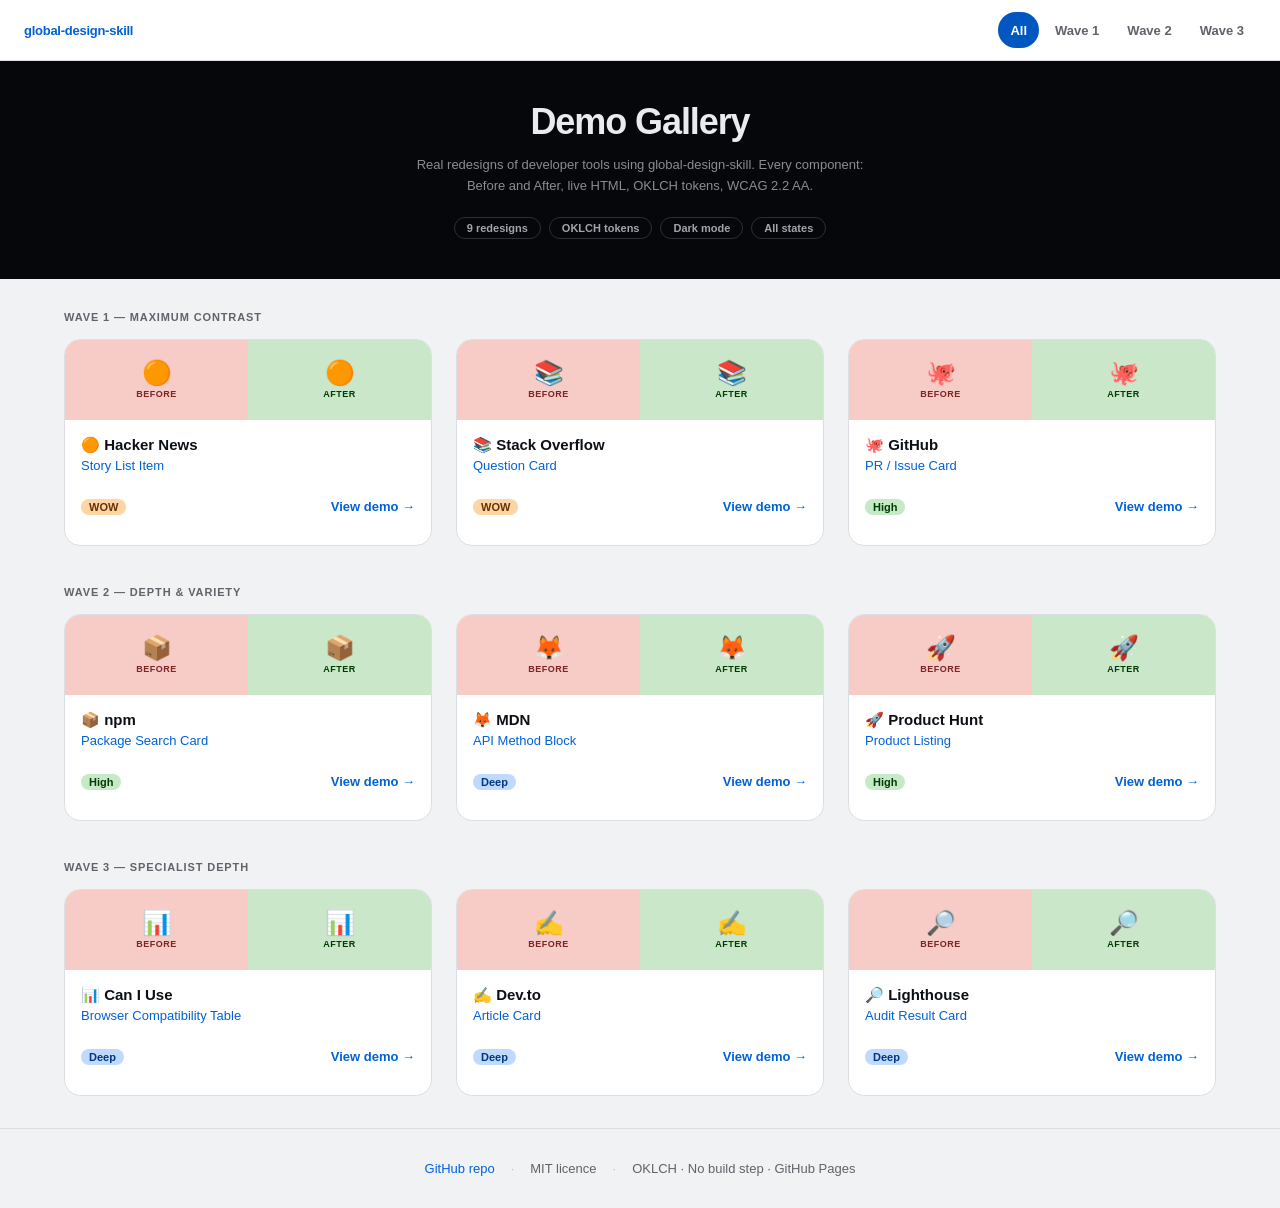
<file: demo/index.html>
<!DOCTYPE html>
<html lang="en">
<head>
  <meta charset="UTF-8">
  <meta name="viewport" content="width=device-width, initial-scale=1.0">
  <title>Demo Gallery — global-design-skill</title>
  <style>
    /* ── Tokens ── */
    :root {
      --color-bg:             oklch(96% 0.004 258);
      --color-surface:        oklch(100% 0 0);
      --color-border:         oklch(90% 0.006 258);
      --color-text:           oklch(17% 0.012 258);
      --color-text-secondary: oklch(42% 0.012 258);
      --color-text-muted:     oklch(50% 0.01 258);
      --color-accent:         oklch(52% 0.20 258);
      --color-accent-hover:   oklch(45% 0.21 258);
      --color-accent-solid:   oklch(48% 0.18 258);
      --space-1: 4px;  --space-2: 8px;  --space-3: 12px; --space-4: 16px;
      --space-5: 20px; --space-6: 24px; --space-8: 32px; --space-10: 40px;
      --text-xs: 11px; --text-sm: 13px; --text-base: 15px;
      --text-md: 17px; --text-lg: 19px;
      --text-xl:  clamp(20px, 2.3vw + 0.5rem, 26px);
      --text-2xl: clamp(26px, 3.5vw + 0.5rem, 36px);
      --ease-out: cubic-bezier(0.16, 1, 0.3, 1);
      --t-fast: 140ms; --t-base: 210ms;
    }
    @media (prefers-color-scheme: dark) {
      :root {
        --color-bg:             oklch(13% 0.010 258);
        --color-surface:        oklch(17% 0.010 258);
        --color-border:         oklch(26% 0.010 258);
        --color-text:           oklch(94% 0.004 258);
        --color-text-secondary: oklch(72% 0.008 258);
        --color-text-muted:     oklch(64% 0.008 258);
        --color-accent:         oklch(65% 0.20 258);
        --color-accent-hover:   oklch(72% 0.20 258);
        --color-accent-solid:   oklch(52% 0.20 258);
      }
    }

    /* ── Reset ── */
    *, *::before, *::after { box-sizing: border-box; margin: 0; padding: 0; }
    body {
      font-family: -apple-system, BlinkMacSystemFont, 'Segoe UI', sans-serif;
      font-size: var(--text-base); background: var(--color-bg);
      color: var(--color-text); min-height: 100dvh;
    }
    a { color: inherit; text-decoration: none; }
    button { border: none; background: none; cursor: pointer; font: inherit; }

    /* ── Nav ── */
    .nav {
      padding: var(--space-3) var(--space-6);
      border-bottom: 1px solid var(--color-border);
      display: flex; align-items: center; justify-content: space-between;
      background: var(--color-surface);
      position: sticky; top: 0; z-index: 10;
    }
    .nav-logo {
      font-size: var(--text-sm); font-weight: 800; color: var(--color-accent);
      letter-spacing: -0.02em;
    }
    .nav-filters { display: flex; gap: var(--space-1); }
    .filter-btn {
      font-size: var(--text-sm); font-weight: 600; padding: var(--space-1) var(--space-3);
      border-radius: 999px; color: var(--color-text-muted); min-height: 36px;
      transition: background var(--t-fast) var(--ease-out), color var(--t-fast) var(--ease-out);
    }
    .filter-btn:hover { background: oklch(from var(--color-border) l c h / 0.7); color: var(--color-text); }
    .filter-btn.active { background: var(--color-accent-solid); color: oklch(100% 0 0); }
    .filter-btn:focus-visible { outline: 2px solid var(--color-accent); outline-offset: 2px; }

    /* ── Hero ── */
    .hero {
      background: oklch(13% 0.010 258);
      padding: var(--space-10) var(--space-6);
      text-align: center;
    }
    .hero-title {
      font-size: var(--text-2xl); font-weight: 800;
      color: oklch(94% 0.004 258); letter-spacing: -0.03em; margin-bottom: var(--space-3);
    }
    .hero-sub {
      font-size: var(--text-sm); color: oklch(64% 0.008 258); max-width: 480px; margin: 0 auto;
      line-height: 1.6;
    }
    .hero-pills {
      display: flex; justify-content: center; gap: var(--space-2); margin-top: var(--space-5); flex-wrap: wrap;
    }
    .hero-pill {
      font-size: var(--text-xs); font-weight: 600; padding: var(--space-1) var(--space-3);
      border-radius: 999px; border: 1px solid oklch(30% 0.010 258);
      color: oklch(72% 0.01 258);
    }

    /* ── Grid ── */
    .grid-section { max-width: 1200px; margin: 0 auto; padding: var(--space-8) var(--space-6); }
    .grid {
      display: grid;
      grid-template-columns: repeat(1, 1fr);
      gap: clamp(16px, 2vw, 24px);
    }
    @media (min-width: 640px)  { .grid { grid-template-columns: repeat(2, 1fr); } }
    @media (min-width: 1024px) { .grid { grid-template-columns: repeat(3, 1fr); } }

    /* ── Demo card ── */
    .demo-card {
      background: var(--color-surface); border: 1px solid var(--color-border);
      border-radius: 16px; overflow: hidden;
      transition: transform var(--t-fast) var(--ease-out), box-shadow var(--t-fast) var(--ease-out),
                  opacity 150ms var(--ease-out);
    }
    .demo-card:hover { transform: translateY(-2px); box-shadow: 0 8px 24px oklch(17% 0.012 258 / 0.10); }
    .demo-card.card--hidden {
      opacity: 0; transform: scale(0.96); pointer-events: none; transition: opacity 150ms var(--ease-out), transform 150ms var(--ease-out);
    }

    /* Thumbnail: 50/50 split — Before (red tint) | After (green tint) */
    .card-thumb { display: grid; grid-template-columns: 1fr 1fr; height: 80px; }
    .card-thumb-half {
      display: flex; flex-direction: column; align-items: center; justify-content: center; gap: 4px;
    }
    .card-thumb-half.before { background: oklch(88% 0.05 25); }
    .card-thumb-half.after  { background: oklch(90% 0.05 145); }
    .card-thumb-emoji { font-size: 24px; line-height: 1; }
    .card-thumb-label {
      font-size: 9px; font-weight: 700; letter-spacing: 0.06em; text-transform: uppercase;
    }
    .card-thumb-half.before .card-thumb-label { color: oklch(40% 0.12 25); }
    .card-thumb-half.after  .card-thumb-label { color: oklch(30% 0.12 145); }
    .card-thumb-divider {
      width: 1px; height: 80px; background: oklch(100% 0 0 / 0.4); align-self: center;
    }

    .card-info { padding: var(--space-4); }
    .card-site { font-size: var(--text-base); font-weight: 700; color: var(--color-text); margin-bottom: var(--space-1); }
    .card-component { font-size: var(--text-sm); color: var(--color-accent); margin-bottom: var(--space-3); }
    .card-footer { display: flex; align-items: center; justify-content: space-between; }
    .card-badge {
      font-size: var(--text-xs); font-weight: 700; padding: 2px var(--space-2); border-radius: 999px;
    }
    .badge-wow  { background: oklch(90% 0.08 68);  color: oklch(38% 0.12 68); }
    .badge-high { background: oklch(90% 0.06 145); color: oklch(30% 0.10 145); }
    .badge-deep { background: oklch(88% 0.06 258); color: oklch(35% 0.14 258); }
    .card-link {
      font-size: var(--text-sm); font-weight: 600; color: var(--color-accent);
      display: inline-flex; align-items: center; gap: var(--space-1); padding: var(--space-1) 0;
      min-height: 44px;
    }
    .card-link:hover { text-decoration: underline; }
    .card-link:focus-visible { outline: 2px solid var(--color-accent); outline-offset: 2px; border-radius: 4px; }

    /* Wave label above grid */
    .wave-label {
      font-size: var(--text-xs); font-weight: 800; letter-spacing: 0.08em; text-transform: uppercase;
      color: var(--color-text-muted); margin-bottom: var(--space-4); margin-top: var(--space-8);
    }
    .wave-label:first-child { margin-top: 0; }

    /* ── Footer ── */
    .site-footer {
      border-top: 1px solid var(--color-border); padding: var(--space-8) var(--space-6);
      text-align: center; font-size: var(--text-sm); color: var(--color-text-muted);
      display: flex; align-items: center; justify-content: center; gap: var(--space-4); flex-wrap: wrap;
    }
    .site-footer a { color: var(--color-accent); }
    .site-footer a:hover { text-decoration: underline; }
      /* meta reference tables: contain on mobile, don't overflow the page */
    .changelog, .token-legend { display: block; overflow-x: auto; }
      @media (prefers-reduced-motion: reduce) { *, *::before, *::after { animation: none !important; transition: none !important; scroll-behavior: auto !important; } }
  </style>
</head>
<body>

<nav class="nav" aria-label="Site navigation">
  <span class="nav-logo">global-design-skill</span>
  <div class="nav-filters" role="group" aria-label="Filter demos by wave">
    <button class="filter-btn active" data-wave="all"    aria-pressed="true">All</button>
    <button class="filter-btn"        data-wave="wave-1" aria-pressed="false">Wave 1</button>
    <button class="filter-btn"        data-wave="wave-2" aria-pressed="false">Wave 2</button>
    <button class="filter-btn"        data-wave="wave-3" aria-pressed="false">Wave 3</button>
  </div>
</nav>

<section class="hero">
  <h1 class="hero-title">Demo Gallery</h1>
  <p class="hero-sub">Real redesigns of developer tools using global-design-skill. Every component: Before and After, live HTML, OKLCH tokens, WCAG 2.2 AA.</p>
  <div class="hero-pills">
    <span class="hero-pill">9 redesigns</span>
    <span class="hero-pill">OKLCH tokens</span>
    <span class="hero-pill">Dark mode</span>
    <span class="hero-pill">All states</span>
  </div>
</section>

<main class="grid-section">

  <div class="wave-label">Wave 1 — Maximum contrast</div>
  <div class="grid" id="demo-grid">

    <div class="demo-card" data-wave="wave-1">
      <div class="card-thumb">
        <div class="card-thumb-half before">
          <span class="card-thumb-emoji">🟠</span>
          <span class="card-thumb-label">Before</span>
        </div>
        <div class="card-thumb-half after">
          <span class="card-thumb-emoji">🟠</span>
          <span class="card-thumb-label">After</span>
        </div>
      </div>
      <div class="card-info">
        <div class="card-site">🟠 Hacker News</div>
        <div class="card-component">Story List Item</div>
        <div class="card-footer">
          <span class="card-badge badge-wow">WOW</span>
          <a href="hacker-news.html" class="card-link">View demo →</a>
        </div>
      </div>
    </div>

    <div class="demo-card" data-wave="wave-1">
      <div class="card-thumb">
        <div class="card-thumb-half before">
          <span class="card-thumb-emoji">📚</span>
          <span class="card-thumb-label">Before</span>
        </div>
        <div class="card-thumb-half after">
          <span class="card-thumb-emoji">📚</span>
          <span class="card-thumb-label">After</span>
        </div>
      </div>
      <div class="card-info">
        <div class="card-site">📚 Stack Overflow</div>
        <div class="card-component">Question Card</div>
        <div class="card-footer">
          <span class="card-badge badge-wow">WOW</span>
          <a href="stack-overflow.html" class="card-link">View demo →</a>
        </div>
      </div>
    </div>

    <div class="demo-card" data-wave="wave-1">
      <div class="card-thumb">
        <div class="card-thumb-half before">
          <span class="card-thumb-emoji">🐙</span>
          <span class="card-thumb-label">Before</span>
        </div>
        <div class="card-thumb-half after">
          <span class="card-thumb-emoji">🐙</span>
          <span class="card-thumb-label">After</span>
        </div>
      </div>
      <div class="card-info">
        <div class="card-site">🐙 GitHub</div>
        <div class="card-component">PR / Issue Card</div>
        <div class="card-footer">
          <span class="card-badge badge-high">High</span>
          <a href="github-pr.html" class="card-link">View demo →</a>
        </div>
      </div>
    </div>

  </div><!-- #demo-grid -->

  <div class="wave-label" style="margin-top:var(--space-10)">Wave 2 — Depth &amp; variety</div>
  <div class="grid">

    <div class="demo-card" data-wave="wave-2">
      <div class="card-thumb">
        <div class="card-thumb-half before"><span class="card-thumb-emoji">📦</span><span class="card-thumb-label">Before</span></div>
        <div class="card-thumb-half after"><span class="card-thumb-emoji">📦</span><span class="card-thumb-label">After</span></div>
      </div>
      <div class="card-info">
        <div class="card-site">📦 npm</div>
        <div class="card-component">Package Search Card</div>
        <div class="card-footer"><span class="card-badge badge-high">High</span><a href="npm-package.html" class="card-link">View demo →</a></div>
      </div>
    </div>

    <div class="demo-card" data-wave="wave-2">
      <div class="card-thumb">
        <div class="card-thumb-half before"><span class="card-thumb-emoji">🦊</span><span class="card-thumb-label">Before</span></div>
        <div class="card-thumb-half after"><span class="card-thumb-emoji">🦊</span><span class="card-thumb-label">After</span></div>
      </div>
      <div class="card-info">
        <div class="card-site">🦊 MDN</div>
        <div class="card-component">API Method Block</div>
        <div class="card-footer"><span class="card-badge badge-deep">Deep</span><a href="mdn-api.html" class="card-link">View demo →</a></div>
      </div>
    </div>

    <div class="demo-card" data-wave="wave-2">
      <div class="card-thumb">
        <div class="card-thumb-half before"><span class="card-thumb-emoji">🚀</span><span class="card-thumb-label">Before</span></div>
        <div class="card-thumb-half after"><span class="card-thumb-emoji">🚀</span><span class="card-thumb-label">After</span></div>
      </div>
      <div class="card-info">
        <div class="card-site">🚀 Product Hunt</div>
        <div class="card-component">Product Listing</div>
        <div class="card-footer"><span class="card-badge badge-high">High</span><a href="product-hunt.html" class="card-link">View demo →</a></div>
      </div>
    </div>

  </div>

  <div class="wave-label" style="margin-top:var(--space-10)">Wave 3 — Specialist depth</div>
  <div class="grid">

    <div class="demo-card" data-wave="wave-3">
      <div class="card-thumb">
        <div class="card-thumb-half before"><span class="card-thumb-emoji">📊</span><span class="card-thumb-label">Before</span></div>
        <div class="card-thumb-half after"><span class="card-thumb-emoji">📊</span><span class="card-thumb-label">After</span></div>
      </div>
      <div class="card-info">
        <div class="card-site">📊 Can I Use</div>
        <div class="card-component">Browser Compatibility Table</div>
        <div class="card-footer"><span class="card-badge badge-deep">Deep</span><a href="caniuse-table.html" class="card-link">View demo →</a></div>
      </div>
    </div>

    <div class="demo-card" data-wave="wave-3">
      <div class="card-thumb">
        <div class="card-thumb-half before"><span class="card-thumb-emoji">✍️</span><span class="card-thumb-label">Before</span></div>
        <div class="card-thumb-half after"><span class="card-thumb-emoji">✍️</span><span class="card-thumb-label">After</span></div>
      </div>
      <div class="card-info">
        <div class="card-site">✍️ Dev.to</div>
        <div class="card-component">Article Card</div>
        <div class="card-footer"><span class="card-badge badge-deep">Deep</span><a href="devto-card.html" class="card-link">View demo →</a></div>
      </div>
    </div>

    <div class="demo-card" data-wave="wave-3">
      <div class="card-thumb">
        <div class="card-thumb-half before"><span class="card-thumb-emoji">🔎</span><span class="card-thumb-label">Before</span></div>
        <div class="card-thumb-half after"><span class="card-thumb-emoji">🔎</span><span class="card-thumb-label">After</span></div>
      </div>
      <div class="card-info">
        <div class="card-site">🔎 Lighthouse</div>
        <div class="card-component">Audit Result Card</div>
        <div class="card-footer"><span class="card-badge badge-deep">Deep</span><a href="lighthouse-audit.html" class="card-link">View demo →</a></div>
      </div>
    </div>

  </div>

</main>

<footer class="site-footer">
  <a href="https://github.com/staurus86/global-design-skill" aria-label="View global-design-skill on GitHub">GitHub repo</a>
  <span style="opacity:0.3">·</span>
  <span>MIT licence</span>
  <span style="opacity:0.3">·</span>
  <span>OKLCH · No build step · GitHub Pages</span>
</footer>

<script>
  const filterBtns = document.querySelectorAll('.filter-btn');
  const allCards   = document.querySelectorAll('.demo-card');

  function hideCard(card) {
    card.classList.add('card--hidden');
    card.addEventListener('transitionend', () => { card.style.display = 'none'; }, { once: true });
  }
  function showCard(card) {
    card.style.display = '';
    requestAnimationFrame(() => requestAnimationFrame(() => card.classList.remove('card--hidden')));
  }

  filterBtns.forEach(btn => {
    btn.addEventListener('click', () => {
      const wave = btn.dataset.wave;
      filterBtns.forEach(b => { b.classList.remove('active'); b.setAttribute('aria-pressed', 'false'); });
      btn.classList.add('active'); btn.setAttribute('aria-pressed', 'true');
      allCards.forEach(card => {
        const matches = wave === 'all' || card.dataset.wave === wave;
        if (matches) showCard(card); else hideCard(card);
      });
    });
    btn.addEventListener('keydown', e => {
      if (e.key === ' ' || e.key === 'Enter') { e.preventDefault(); btn.click(); }
    });
  });
</script>

</body>
</html>
</file>
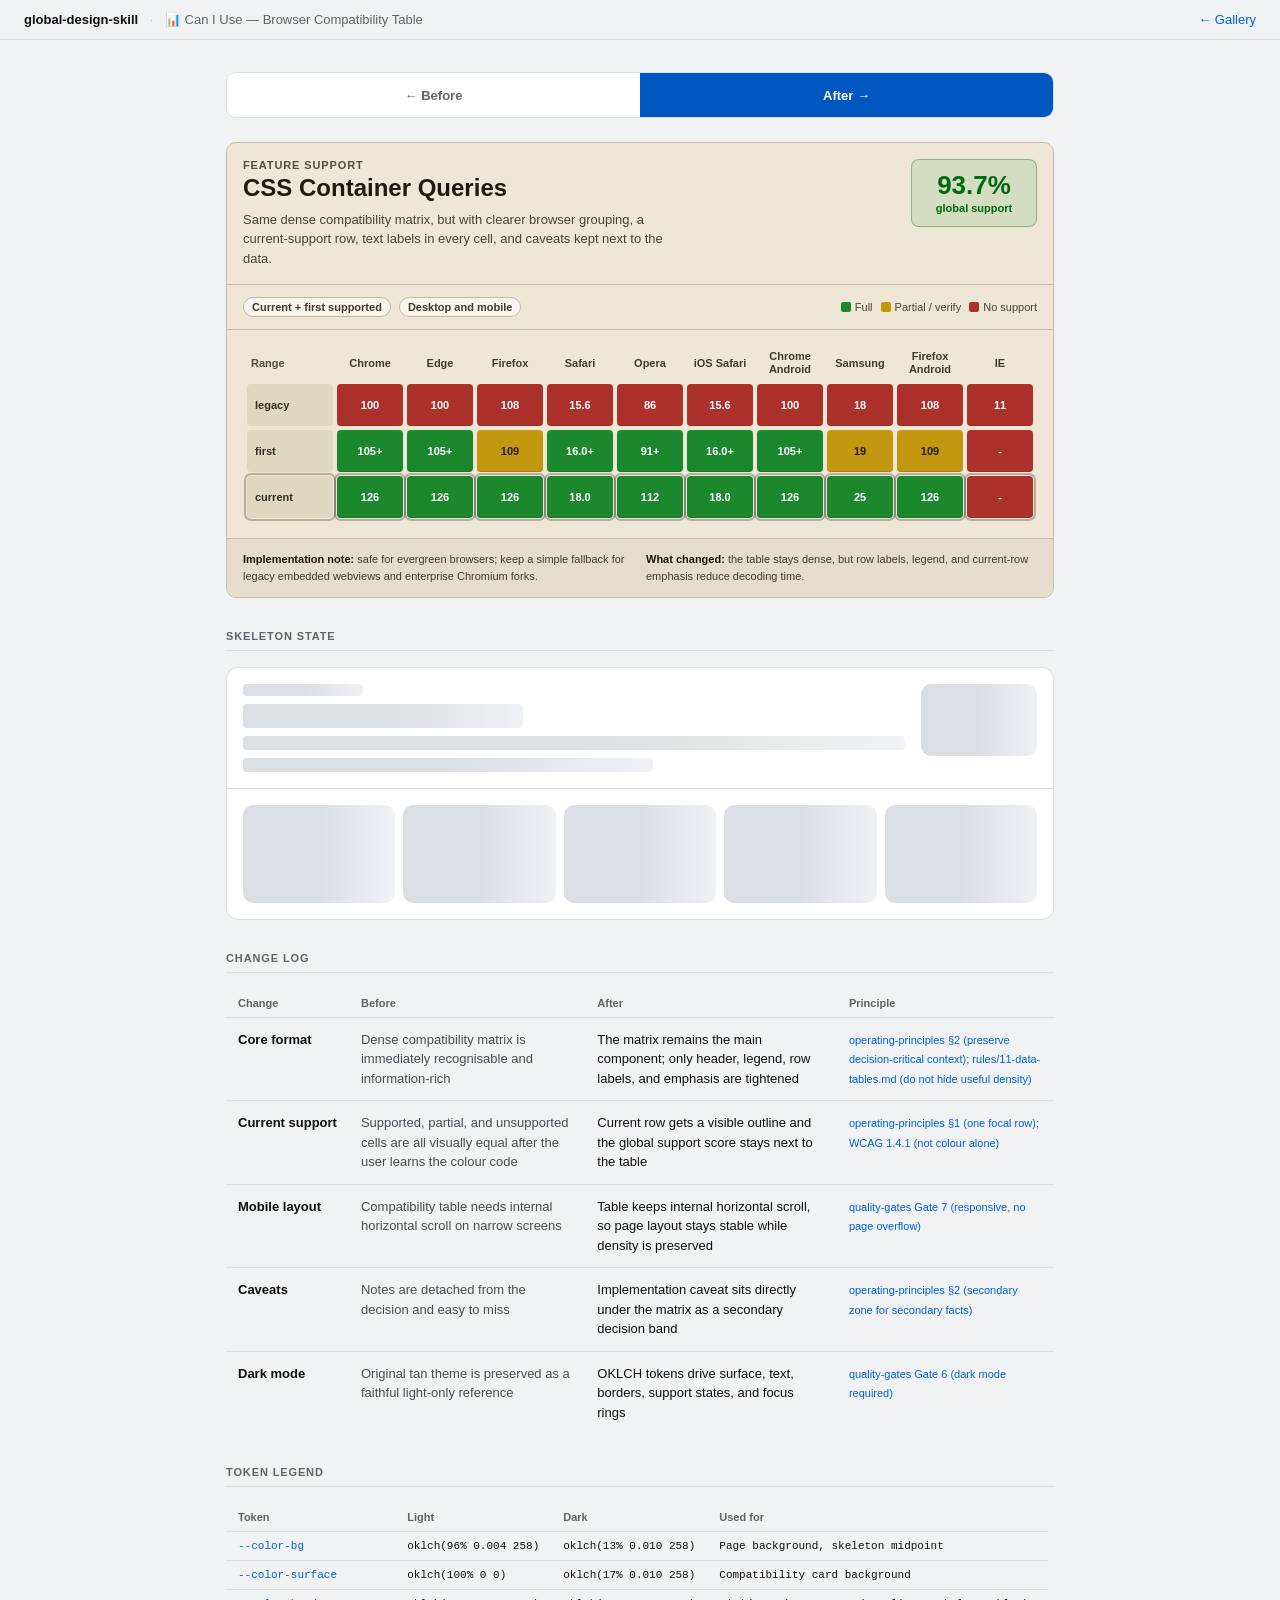
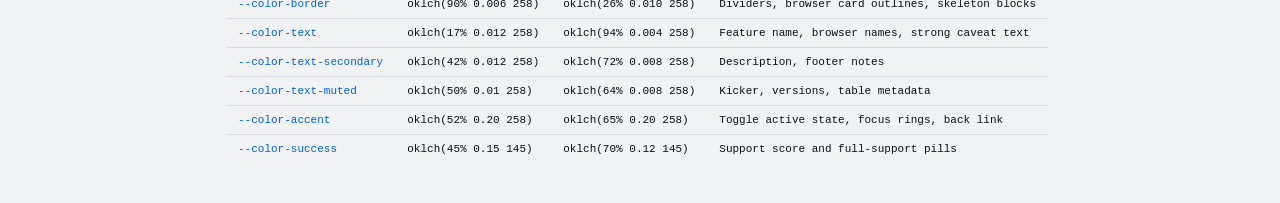
<file: demo/caniuse-table.html>
<!DOCTYPE html>
<html lang="en">
<head>
  <meta charset="UTF-8">
  <meta name="viewport" content="width=device-width, initial-scale=1.0">
  <title>Can I Use Table — global-design-skill Demo</title>
  <style>
    /* ── Tokens ── */
    :root {
      --color-bg:             oklch(96% 0.004 258);
      --color-surface:        oklch(100% 0 0);
      --color-border:         oklch(90% 0.006 258);
      --color-text:           oklch(17% 0.012 258);
      --color-text-secondary: oklch(42% 0.012 258);
      --color-text-muted:     oklch(50% 0.01 258);
      --color-accent:         oklch(52% 0.20 258);
      --color-accent-hover:   oklch(45% 0.21 258);
      --color-accent-solid:   oklch(48% 0.18 258);
      --color-success:        oklch(45% 0.15 145);
      --color-success-bg:     oklch(56% 0.17 145 / 0.12);
      --space-1: 4px;  --space-2: 8px;  --space-3: 12px; --space-4: 16px;
      --space-5: 20px; --space-6: 24px; --space-8: 32px; --space-10: 40px;
      --text-xs: 11px; --text-sm: 13px; --text-base: 15px;
      --text-md: 17px; --text-lg: 19px;
      --ease-out: cubic-bezier(0.16, 1, 0.3, 1);
      --t-fast: 140ms; --t-base: 210ms;
    }
    @media (prefers-color-scheme: dark) {
      :root {
        --color-bg:             oklch(13% 0.010 258);
        --color-surface:        oklch(17% 0.010 258);
        --color-border:         oklch(26% 0.010 258);
        --color-text:           oklch(94% 0.004 258);
        --color-text-secondary: oklch(72% 0.008 258);
        --color-text-muted:     oklch(64% 0.008 258);
        --color-accent:         oklch(65% 0.20 258);
        --color-accent-hover:   oklch(72% 0.20 258);
        --color-accent-solid:   oklch(52% 0.20 258);
        --color-success:        oklch(70% 0.12 145);
        --color-success-bg:     oklch(56% 0.17 145 / 0.15);
      }
    }
    *, *::before, *::after { box-sizing: border-box; margin: 0; padding: 0; }
    body { font-family: -apple-system, BlinkMacSystemFont, 'Segoe UI', sans-serif; font-size: var(--text-base); background: var(--color-bg); color: var(--color-text); min-height: 100dvh; }
    a { color: inherit; text-decoration: none; }
    button { border: none; background: none; cursor: pointer; font: inherit; }
    .page-header { padding: var(--space-3) var(--space-6); border-bottom: 1px solid var(--color-border); display: flex; align-items: center; justify-content: space-between; gap: var(--space-3); flex-wrap: wrap; font-size: var(--text-sm); color: var(--color-text-muted); }
    .page-header > div { min-width: 0; }
    .page-header-site { font-weight: 700; color: var(--color-text); }
    .page-header-back { color: var(--color-accent); }
    .page-header-back:hover { text-decoration: underline; }
    .content { max-width: 860px; margin: 0 auto; padding: var(--space-8) var(--space-4); }
    .toggle-bar { display: flex; border: 1px solid var(--color-border); border-radius: 10px; overflow: hidden; margin-bottom: var(--space-6); background: var(--color-surface); }
    .toggle-btn { flex: 1; padding: var(--space-3) var(--space-4); font-size: var(--text-sm); font-weight: 600; color: var(--color-text-muted); min-height: 44px; transition: background var(--t-fast) var(--ease-out), color var(--t-fast) var(--ease-out); }
    .toggle-btn.active { background: var(--color-accent-solid); color: oklch(100% 0 0); }
    .toggle-btn:focus-visible { outline: 2px solid var(--color-accent); outline-offset: -2px; }
    .component-wrapper { position: relative; margin-bottom: var(--space-8); }
    .component-state { transition: opacity 200ms cubic-bezier(0.16,1,0.3,1), transform 200ms cubic-bezier(0.16,1,0.3,1); }
    @media (prefers-reduced-motion: reduce) { .component-state { transition: none; } }

    /* ── BEFORE: faithful dense Can I Use compatibility table ── */
    .ciu-before { background: #f2e8cf; color: #2b2416; border: 1px solid #d8c89f; font-family: Arial, Helvetica, sans-serif; padding: 14px; }
    .ciu-before-title { font-size: 22px; font-weight: 700; margin-bottom: 6px; }
    .ciu-before-desc { font-size: 13px; line-height: 1.45; margin-bottom: 12px; color: #50452c; }
    .ciu-before-wrap { overflow-x: auto; padding-bottom: 2px; }
    .ciu-before-table { border-collapse: separate; border-spacing: 3px; min-width: 720px; width: 100%; }
    .ciu-before-table th { font-size: 11px; font-weight: 700; color: #4f452c; text-align: center; padding: 3px; }
    .ciu-before-table td { min-width: 50px; height: 34px; text-align: center; font-size: 11px; font-weight: 700; color: #fff; border-radius: 2px; }
    .ciu-y { background: #39b54a; }
    .ciu-a { background: #a8bd04; }
    .ciu-n { background: #c44230; }
    .ciu-before-note { margin-top: 10px; display: flex; gap: 8px; flex-wrap: wrap; font-size: 12px; color: #50452c; }
    .ciu-before-note span { display: inline-flex; align-items: center; gap: 4px; }
    .ciu-before-swatch { width: 10px; height: 10px; border-radius: 2px; display: inline-block; }

    /* ── AFTER: Can I Use table, tightened instead of replaced ── */
    .compat-card { background: oklch(93% 0.025 88); border: 1px solid oklch(80% 0.035 88); border-radius: 10px; overflow: hidden; color: oklch(22% 0.025 88); }
    @media (prefers-color-scheme: dark) {
      .compat-card { background: oklch(20% 0.020 88); border-color: oklch(32% 0.025 88); color: var(--color-text); }
    }
    .compat-header { padding: var(--space-4); border-bottom: 1px solid oklch(80% 0.035 88); display: grid; grid-template-columns: 1fr auto; gap: var(--space-4); align-items: start; }
    @media (prefers-color-scheme: dark) { .compat-header { border-color: oklch(32% 0.025 88); } }
    .compat-kicker { font-size: var(--text-xs); font-weight: 800; letter-spacing: 0.08em; text-transform: uppercase; color: oklch(42% 0.035 88); margin-bottom: var(--space-1); }
    .compat-title { font-size: 24px; line-height: 1.12; font-weight: 800; color: inherit; }
    .compat-copy { margin-top: var(--space-2); font-size: var(--text-sm); line-height: 1.5; color: oklch(38% 0.025 88); max-width: 62ch; }
    @media (prefers-color-scheme: dark) {
      .compat-kicker { color: oklch(73% 0.035 88); }
      .compat-copy { color: oklch(78% 0.018 88); }
    }
    .compat-score { min-width: 126px; border: 1px solid oklch(from var(--color-success) l c h / 0.35); background: var(--color-success-bg); color: var(--color-success); border-radius: 8px; padding: var(--space-3); text-align: center; }
    .compat-score-value { display: block; font-size: 26px; font-weight: 850; line-height: 1; }
    .compat-score-label { display: block; font-size: var(--text-xs); font-weight: 750; margin-top: var(--space-1); }
    .compat-toolbar { padding: var(--space-3) var(--space-4); display: flex; align-items: center; justify-content: space-between; gap: var(--space-3); flex-wrap: wrap; border-bottom: 1px solid oklch(80% 0.035 88); }
    @media (prefers-color-scheme: dark) { .compat-toolbar { border-color: oklch(32% 0.025 88); } }
    .compat-filter { display: inline-flex; align-items: center; gap: var(--space-2); font-size: var(--text-xs); font-weight: 750; color: oklch(35% 0.035 88); }
    .compat-filter span { border: 1px solid oklch(78% 0.035 88); background: oklch(97% 0.010 88); border-radius: 999px; padding: 3px var(--space-2); }
    .compat-legend { display: flex; flex-wrap: wrap; gap: var(--space-2); font-size: var(--text-xs); color: oklch(38% 0.025 88); }
    .compat-legend span { display: inline-flex; align-items: center; gap: var(--space-1); }
    .legend-dot { width: 10px; height: 10px; border-radius: 2px; display: inline-block; }
    @media (prefers-color-scheme: dark) {
      .compat-filter, .compat-legend { color: oklch(78% 0.018 88); }
      .compat-filter span { background: oklch(25% 0.020 88); border-color: oklch(38% 0.025 88); }
    }
    .compat-table-wrap { overflow-x: auto; padding: var(--space-3) var(--space-4) var(--space-4); }
    .compat-table { width: 100%; min-width: 760px; border-collapse: separate; border-spacing: 4px; table-layout: fixed; }
    .compat-table th { font-size: var(--text-xs); line-height: 1.15; font-weight: 800; color: oklch(35% 0.035 88); text-align: center; padding: var(--space-1); }
    .compat-table th:first-child { width: 86px; text-align: left; color: oklch(42% 0.035 88); }
    .compat-table td { height: 42px; border-radius: 4px; text-align: center; font-size: var(--text-xs); font-weight: 850; color: oklch(100% 0 0); box-shadow: inset 0 -1px oklch(0% 0 0 / 0.12); }
    .compat-table .version-label { color: oklch(30% 0.025 88); background: oklch(88% 0.030 88); box-shadow: none; text-align: left; padding-left: var(--space-2); }
    .compat-table .current-row td { outline: 2px solid oklch(22% 0.025 88 / 0.28); outline-offset: 1px; }
    .support-full-cell { background: oklch(55% 0.16 145); }
    .support-partial-cell { background: oklch(70% 0.14 88); color: oklch(24% 0.040 88); }
    .support-none-cell { background: oklch(50% 0.16 28); }
    .compat-table td.support-partial-cell { color: oklch(24% 0.040 88); }
    .support-unknown-cell { background: oklch(55% 0.015 88); }
    @media (prefers-color-scheme: dark) {
      .compat-table th { color: oklch(78% 0.018 88); }
      .compat-table th:first-child { color: oklch(72% 0.018 88); }
      .compat-table .version-label { color: oklch(86% 0.010 88); background: oklch(28% 0.020 88); }
      .compat-table .current-row td { outline-color: oklch(95% 0.004 88 / 0.28); }
    }
    .compat-footer { border-top: 1px solid oklch(80% 0.035 88); padding: var(--space-3) var(--space-4); display: grid; grid-template-columns: 1fr 1fr; gap: var(--space-3); background: oklch(90% 0.025 88); }
    .compat-note { font-size: var(--text-xs); color: oklch(35% 0.025 88); line-height: 1.55; }
    .compat-note strong { color: oklch(20% 0.025 88); }
    @media (prefers-color-scheme: dark) {
      .compat-footer { background: oklch(17% 0.018 88); border-color: oklch(32% 0.025 88); }
      .compat-note { color: oklch(78% 0.018 88); }
      .compat-note strong { color: var(--color-text); }
    }
    @media (max-width: 720px) {
      .compat-header { grid-template-columns: 1fr; }
      .compat-score { text-align: left; }
      .compat-footer { grid-template-columns: 1fr; }
    }
    @media (max-width: 420px) {
      .page-header { padding-inline: var(--space-4); }
    }

    /* ── Skeleton ── */
    .skeleton-card { background: var(--color-surface); border: 1px solid var(--color-border); border-radius: 12px; overflow: hidden; }
    .sk-header { padding: var(--space-4); border-bottom: 1px solid var(--color-border); display: grid; grid-template-columns: 1fr 116px; gap: var(--space-4); }
    .sk-stack { display: flex; flex-direction: column; gap: var(--space-2); }
    .skel { background: linear-gradient(90deg, var(--color-border) 25%, var(--color-bg) 50%, var(--color-border) 75%); background-size: 200% 100%; border-radius: 4px; animation: shimmer 1.5s linear infinite; }
    @keyframes shimmer { 0% { background-position: 200% 0; } 100% { background-position: -200% 0; } }
    @media (prefers-reduced-motion: reduce) { .skel { animation: none; background: var(--color-border); } }
    .sk-kicker { height: 12px; width: 120px; }
    .sk-title { height: 24px; width: 280px; max-width: 100%; }
    .sk-line { height: 14px; width: 100%; }
    .sk-line-short { height: 14px; width: 62%; }
    .sk-score { height: 72px; border-radius: 10px; }
    .sk-browser-grid { display: grid; grid-template-columns: repeat(5, 1fr); gap: var(--space-2); padding: var(--space-4); }
    .sk-browser { height: 98px; border-radius: 10px; }
    @media (max-width: 720px) { .sk-header { grid-template-columns: 1fr; } .sk-browser-grid { grid-template-columns: repeat(2, 1fr); } }
    @media (max-width: 420px) { .sk-browser-grid { grid-template-columns: 1fr; } }

    .section-label { font-size: var(--text-xs); font-weight: 700; letter-spacing: 0.08em; text-transform: uppercase; color: var(--color-text-muted); margin-bottom: var(--space-4); margin-top: var(--space-8); padding-bottom: var(--space-2); border-bottom: 1px solid var(--color-border); }
    .changelog { display: block; overflow-x: auto; max-width: 100%; width: 100%; border-collapse: collapse; font-size: var(--text-sm); margin-bottom: var(--space-8); }
    .changelog th { text-align: left; padding: var(--space-2) var(--space-3); font-size: var(--text-xs); font-weight: 700; color: var(--color-text-muted); border-bottom: 1px solid var(--color-border); }
    .changelog td { padding: var(--space-3); border-bottom: 1px solid var(--color-border); vertical-align: top; line-height: 1.5; }
    .changelog tr:last-child td { border-bottom: none; }
    .changelog td:first-child { font-weight: 600; white-space: nowrap; }
    .changelog .before { color: var(--color-text-secondary); }
    .changelog .after  { color: var(--color-text); }
    .principle { font-size: var(--text-xs); color: var(--color-accent); }
    .token-legend { display: block; overflow-x: auto; max-width: 100%; width: 100%; border-collapse: collapse; font-size: var(--text-sm); }
    .token-legend th { text-align: left; padding: var(--space-2) var(--space-3); font-size: var(--text-xs); font-weight: 700; color: var(--color-text-muted); border-bottom: 1px solid var(--color-border); }
    .token-legend td { padding: var(--space-2) var(--space-3); border-bottom: 1px solid var(--color-border); vertical-align: top; font-family: 'Menlo','Consolas',monospace; font-size: var(--text-xs); }
    .token-legend tr:last-child td { border-bottom: none; }
    .token-name { color: var(--color-accent); }
      /* meta reference tables: contain on mobile, don't overflow the page */
    .changelog, .token-legend { display: block; overflow-x: auto; }
  </style>
</head>
<body>

<header class="page-header">
  <div>
    <span class="page-header-site">global-design-skill</span>
    <span style="margin:0 8px;opacity:0.3">·</span>
    <span>📊 Can I Use — Browser Compatibility Table</span>
  </div>
  <a href="index.html" class="page-header-back">← Gallery</a>
</header>

<main class="content">
  <div class="toggle-bar" role="group" aria-label="Before/After state toggle">
    <button class="toggle-btn" id="btn-before" aria-pressed="false" aria-label="Show original Can I Use compatibility table">← Before</button>
    <button class="toggle-btn active" id="btn-after" aria-pressed="true" aria-label="Show redesigned version">After →</button>
  </div>

  <div class="component-wrapper" id="component-wrapper">
    <div aria-live="polite" aria-atomic="true">
      <div id="state-after" class="component-state">
        <section class="compat-card" aria-label="CSS container queries compatibility table">
          <div class="compat-header">
            <div>
              <div class="compat-kicker">Feature support</div>
              <h2 class="compat-title">CSS Container Queries</h2>
              <p class="compat-copy">Same dense compatibility matrix, but with clearer browser grouping, a current-support row, text labels in every cell, and caveats kept next to the data.</p>
            </div>
            <div class="compat-score" aria-label="Global usage support 93.7 percent">
              <span class="compat-score-value">93.7%</span>
              <span class="compat-score-label">global support</span>
            </div>
          </div>
          <div class="compat-toolbar">
            <div class="compat-filter" aria-label="Selected compatibility view">
              <span>Current + first supported</span>
              <span>Desktop and mobile</span>
            </div>
            <div class="compat-legend" aria-label="Support legend">
              <span><i class="legend-dot support-full-cell"></i> Full</span>
              <span><i class="legend-dot support-partial-cell"></i> Partial / verify</span>
              <span><i class="legend-dot support-none-cell"></i> No support</span>
            </div>
          </div>
          <div class="compat-table-wrap">
            <table class="compat-table">
              <thead>
                <tr>
                  <th>Range</th>
                  <th>Chrome</th>
                  <th>Edge</th>
                  <th>Firefox</th>
                  <th>Safari</th>
                  <th>Opera</th>
                  <th>iOS Safari</th>
                  <th>Chrome Android</th>
                  <th>Samsung</th>
                  <th>Firefox Android</th>
                  <th>IE</th>
                </tr>
              </thead>
              <tbody>
                <tr>
                  <td class="version-label">legacy</td>
                  <td class="support-none-cell">100</td>
                  <td class="support-none-cell">100</td>
                  <td class="support-none-cell">108</td>
                  <td class="support-none-cell">15.6</td>
                  <td class="support-none-cell">86</td>
                  <td class="support-none-cell">15.6</td>
                  <td class="support-none-cell">100</td>
                  <td class="support-none-cell">18</td>
                  <td class="support-none-cell">108</td>
                  <td class="support-none-cell">11</td>
                </tr>
                <tr>
                  <td class="version-label">first</td>
                  <td class="support-full-cell">105+</td>
                  <td class="support-full-cell">105+</td>
                  <td class="support-partial-cell">109</td>
                  <td class="support-full-cell">16.0+</td>
                  <td class="support-full-cell">91+</td>
                  <td class="support-full-cell">16.0+</td>
                  <td class="support-full-cell">105+</td>
                  <td class="support-partial-cell">19</td>
                  <td class="support-partial-cell">109</td>
                  <td class="support-none-cell">-</td>
                </tr>
                <tr class="current-row">
                  <td class="version-label">current</td>
                  <td class="support-full-cell">126</td>
                  <td class="support-full-cell">126</td>
                  <td class="support-full-cell">126</td>
                  <td class="support-full-cell">18.0</td>
                  <td class="support-full-cell">112</td>
                  <td class="support-full-cell">18.0</td>
                  <td class="support-full-cell">126</td>
                  <td class="support-full-cell">25</td>
                  <td class="support-full-cell">126</td>
                  <td class="support-none-cell">-</td>
                </tr>
              </tbody>
            </table>
          </div>
          <div class="compat-footer">
            <p class="compat-note"><strong>Implementation note:</strong> safe for evergreen browsers; keep a simple fallback for legacy embedded webviews and enterprise Chromium forks.</p>
            <p class="compat-note"><strong>What changed:</strong> the table stays dense, but row labels, legend, and current-row emphasis reduce decoding time.</p>
          </div>
        </section>
      </div>

      <div id="state-before" class="component-state" hidden>
        <section class="ciu-before" aria-label="Original Can I Use dense compatibility table">
          <h2 class="ciu-before-title">CSS Container Queries</h2>
          <p class="ciu-before-desc">Size queries in CSS let styles apply to an element based on the size of a containing element rather than the viewport.</p>
          <div class="ciu-before-wrap">
            <table class="ciu-before-table">
              <thead>
                <tr><th>Chrome</th><th>Edge</th><th>Firefox</th><th>Safari</th><th>Opera</th><th>iOS Safari</th><th>Chrome Android</th><th>Samsung</th><th>Firefox Android</th><th>IE</th></tr>
              </thead>
              <tbody>
                <tr><td class="ciu-n">100</td><td class="ciu-n">100</td><td class="ciu-n">108</td><td class="ciu-n">15.6</td><td class="ciu-n">86</td><td class="ciu-n">15.6</td><td class="ciu-n">100</td><td class="ciu-n">18</td><td class="ciu-n">108</td><td class="ciu-n">11</td></tr>
                <tr><td class="ciu-y">105</td><td class="ciu-y">105</td><td class="ciu-a">109</td><td class="ciu-y">16.0</td><td class="ciu-y">91</td><td class="ciu-y">16.0</td><td class="ciu-y">105</td><td class="ciu-a">19</td><td class="ciu-a">109</td><td class="ciu-n">-</td></tr>
                <tr><td class="ciu-y">126</td><td class="ciu-y">126</td><td class="ciu-y">126</td><td class="ciu-y">18.0</td><td class="ciu-y">112</td><td class="ciu-y">18.0</td><td class="ciu-y">126</td><td class="ciu-y">25</td><td class="ciu-y">126</td><td class="ciu-n">-</td></tr>
              </tbody>
            </table>
          </div>
          <div class="ciu-before-note" aria-label="Support legend">
            <span><i class="ciu-before-swatch ciu-y"></i> Supported</span>
            <span><i class="ciu-before-swatch ciu-a"></i> Partial</span>
            <span><i class="ciu-before-swatch ciu-n"></i> Not supported</span>
          </div>
        </section>
      </div>
    </div>
  </div>

  <div class="section-label">Skeleton State</div>
  <div class="skeleton-card" aria-busy="true" aria-label="Loading Can I Use compatibility table">
    <div class="sk-header">
      <div class="sk-stack">
        <div class="skel sk-kicker"></div>
        <div class="skel sk-title"></div>
        <div class="skel sk-line"></div>
        <div class="skel sk-line-short"></div>
      </div>
      <div class="skel sk-score"></div>
    </div>
    <div class="sk-browser-grid">
      <div class="skel sk-browser"></div><div class="skel sk-browser"></div><div class="skel sk-browser"></div><div class="skel sk-browser"></div><div class="skel sk-browser"></div>
    </div>
  </div>

  <div class="section-label">Change Log</div>
  <table class="changelog">
    <thead><tr><th>Change</th><th>Before</th><th>After</th><th>Principle</th></tr></thead>
    <tbody>
      <tr>
        <td>Core format</td>
        <td class="before">Dense compatibility matrix is immediately recognisable and information-rich</td>
        <td class="after">The matrix remains the main component; only header, legend, row labels, and emphasis are tightened</td>
        <td><span class="principle">operating-principles §2 (preserve decision-critical context); rules/11-data-tables.md (do not hide useful density)</span></td>
      </tr>
      <tr>
        <td>Current support</td>
        <td class="before">Supported, partial, and unsupported cells are all visually equal after the user learns the colour code</td>
        <td class="after">Current row gets a visible outline and the global support score stays next to the table</td>
        <td><span class="principle">operating-principles §1 (one focal row); WCAG 1.4.1 (not colour alone)</span></td>
      </tr>
      <tr>
        <td>Mobile layout</td>
        <td class="before">Compatibility table needs internal horizontal scroll on narrow screens</td>
        <td class="after">Table keeps internal horizontal scroll, so page layout stays stable while density is preserved</td>
        <td><span class="principle">quality-gates Gate 7 (responsive, no page overflow)</span></td>
      </tr>
      <tr>
        <td>Caveats</td>
        <td class="before">Notes are detached from the decision and easy to miss</td>
        <td class="after">Implementation caveat sits directly under the matrix as a secondary decision band</td>
        <td><span class="principle">operating-principles §2 (secondary zone for secondary facts)</span></td>
      </tr>
      <tr>
        <td>Dark mode</td>
        <td class="before">Original tan theme is preserved as a faithful light-only reference</td>
        <td class="after">OKLCH tokens drive surface, text, borders, support states, and focus rings</td>
        <td><span class="principle">quality-gates Gate 6 (dark mode required)</span></td>
      </tr>
    </tbody>
  </table>

  <div class="section-label">Token Legend</div>
  <table class="token-legend">
    <thead><tr><th>Token</th><th>Light</th><th>Dark</th><th>Used for</th></tr></thead>
    <tbody>
      <tr><td class="token-name">--color-bg</td><td>oklch(96% 0.004 258)</td><td>oklch(13% 0.010 258)</td><td>Page background, skeleton midpoint</td></tr>
      <tr><td class="token-name">--color-surface</td><td>oklch(100% 0 0)</td><td>oklch(17% 0.010 258)</td><td>Compatibility card background</td></tr>
      <tr><td class="token-name">--color-border</td><td>oklch(90% 0.006 258)</td><td>oklch(26% 0.010 258)</td><td>Dividers, browser card outlines, skeleton blocks</td></tr>
      <tr><td class="token-name">--color-text</td><td>oklch(17% 0.012 258)</td><td>oklch(94% 0.004 258)</td><td>Feature name, browser names, strong caveat text</td></tr>
      <tr><td class="token-name">--color-text-secondary</td><td>oklch(42% 0.012 258)</td><td>oklch(72% 0.008 258)</td><td>Description, footer notes</td></tr>
      <tr><td class="token-name">--color-text-muted</td><td>oklch(50% 0.01 258)</td><td>oklch(64% 0.008 258)</td><td>Kicker, versions, table metadata</td></tr>
      <tr><td class="token-name">--color-accent</td><td>oklch(52% 0.20 258)</td><td>oklch(65% 0.20 258)</td><td>Toggle active state, focus rings, back link</td></tr>
      <tr><td class="token-name">--color-success</td><td>oklch(45% 0.15 145)</td><td>oklch(70% 0.12 145)</td><td>Support score and full-support pills</td></tr>
    </tbody>
  </table>
</main>

<script>
  const wrapper   = document.getElementById('component-wrapper');
  const afterEl   = document.getElementById('state-after');
  const beforeEl  = document.getElementById('state-before');
  const btnBefore = document.getElementById('btn-before');
  const btnAfter  = document.getElementById('btn-after');
  const reduced   = window.matchMedia('(prefers-reduced-motion: reduce)').matches;
  let current = 'after';

  function measureHeights() {
    afterEl.hidden = false; beforeEl.hidden = false;
    afterEl.style.visibility = 'hidden'; beforeEl.style.visibility = 'hidden';
    const afterH  = afterEl.getBoundingClientRect().height;
    const beforeH = beforeEl.getBoundingClientRect().height;
    afterEl.style.visibility = ''; beforeEl.style.visibility = '';
    wrapper.style.minHeight = Math.max(afterH, beforeH) + 'px';
    beforeEl.hidden = true;
  }

  function switchTo(target) {
    if (target === current) return;
    current = target;
    const showEl = target === 'after' ? afterEl : beforeEl;
    const hideEl = target === 'after' ? beforeEl : afterEl;
    btnBefore.classList.toggle('active', target === 'before');
    btnAfter.classList.toggle('active',  target === 'after');
    btnBefore.setAttribute('aria-pressed', target === 'before');
    btnAfter.setAttribute('aria-pressed',  target === 'after');
    if (reduced) { hideEl.hidden = true; showEl.hidden = false; return; }
    hideEl.style.opacity = '0'; hideEl.style.transform = 'translateY(4px)';
    setTimeout(() => { hideEl.hidden = true; hideEl.style.opacity = ''; hideEl.style.transform = ''; }, 200);
    showEl.hidden = false; showEl.style.opacity = '0'; showEl.style.transform = 'translateY(4px)';
    requestAnimationFrame(() => requestAnimationFrame(() => {
      showEl.style.transition = 'opacity 200ms cubic-bezier(0.16,1,0.3,1), transform 200ms cubic-bezier(0.16,1,0.3,1)';
      showEl.style.opacity = '1'; showEl.style.transform = 'translateY(0)';
      setTimeout(() => { showEl.style.transition = ''; }, 220);
    }));
  }

  window.addEventListener('DOMContentLoaded', () => {
    measureHeights();
    let _rzT; window.addEventListener('resize', () => { clearTimeout(_rzT); _rzT = setTimeout(measureHeights, 150); });
    btnBefore.addEventListener('click', () => switchTo('before'));
    btnAfter.addEventListener('click',  () => switchTo('after'));
    [btnBefore, btnAfter].forEach(btn =>
      btn.addEventListener('keydown', e => {
        if (e.key === ' ' || e.key === 'Enter') { e.preventDefault(); btn.click(); }
      })
    );
  });
</script>
</body>
</html>
</file>
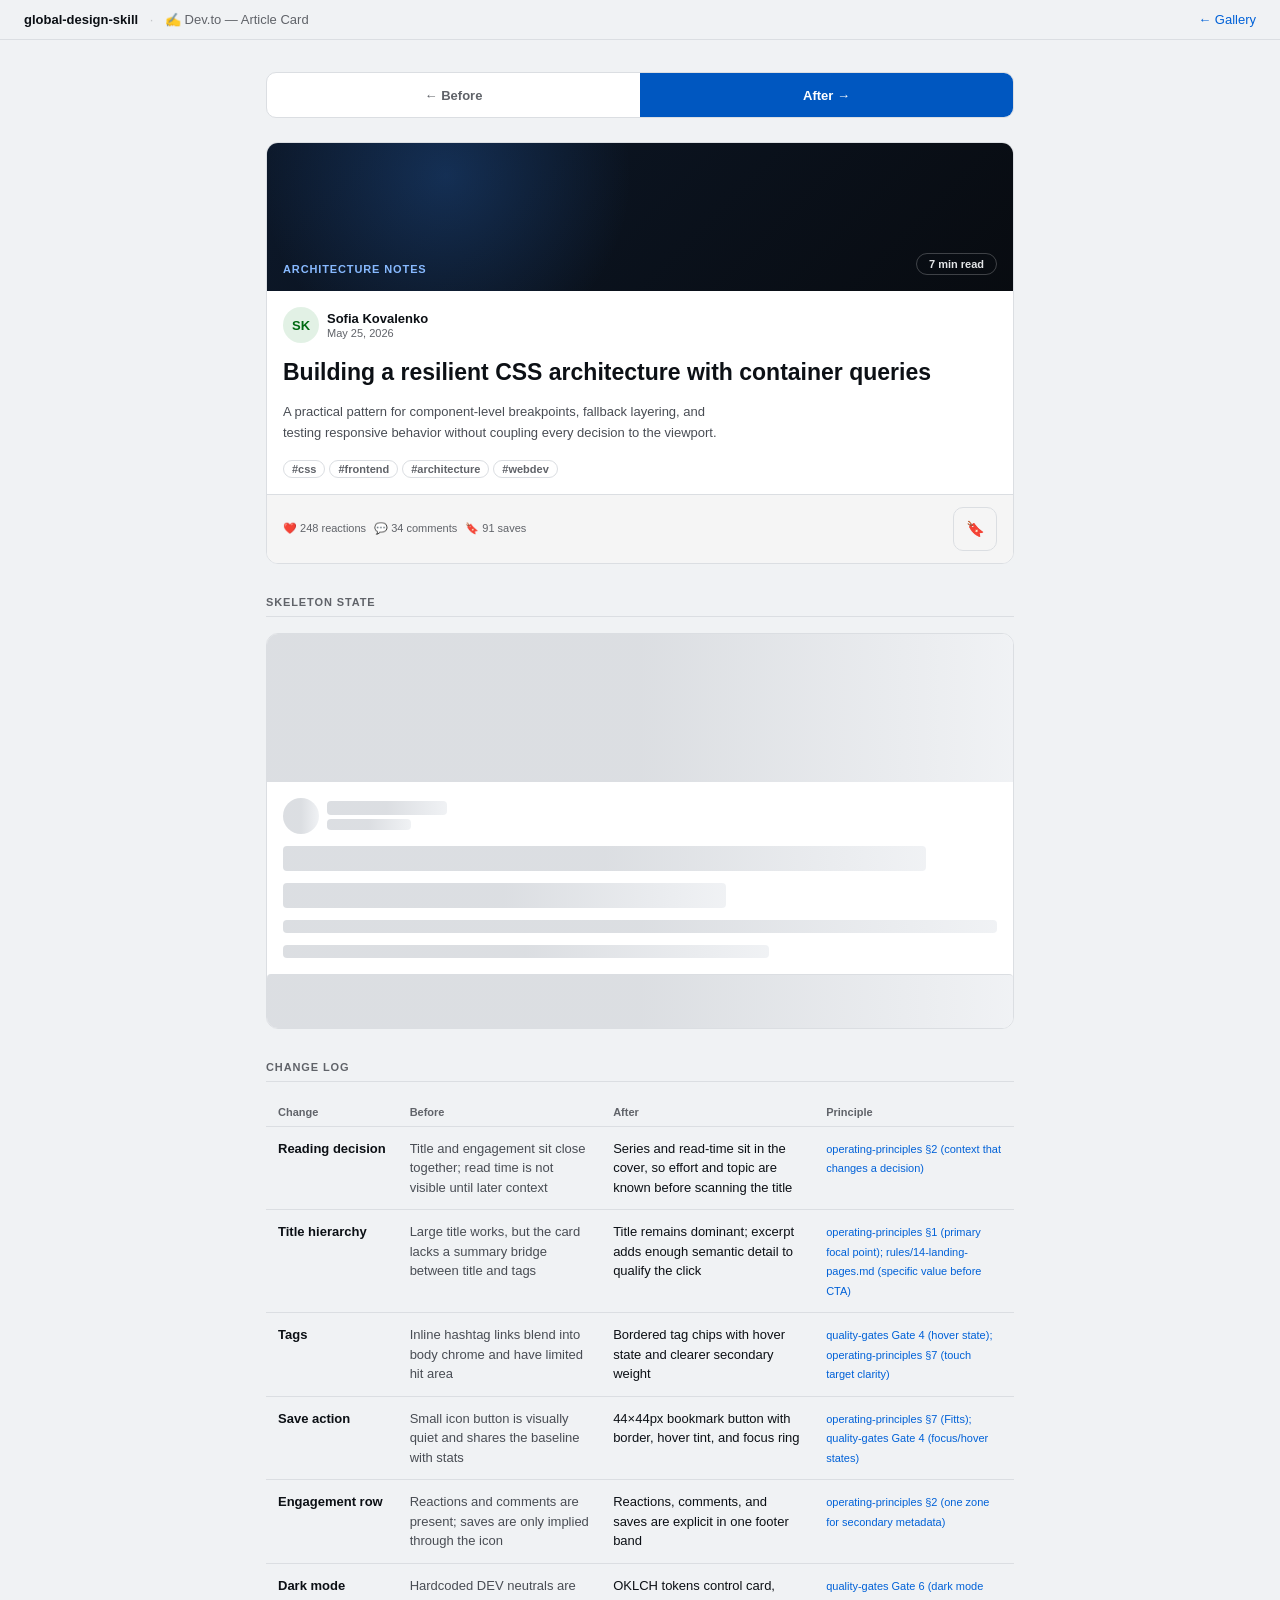
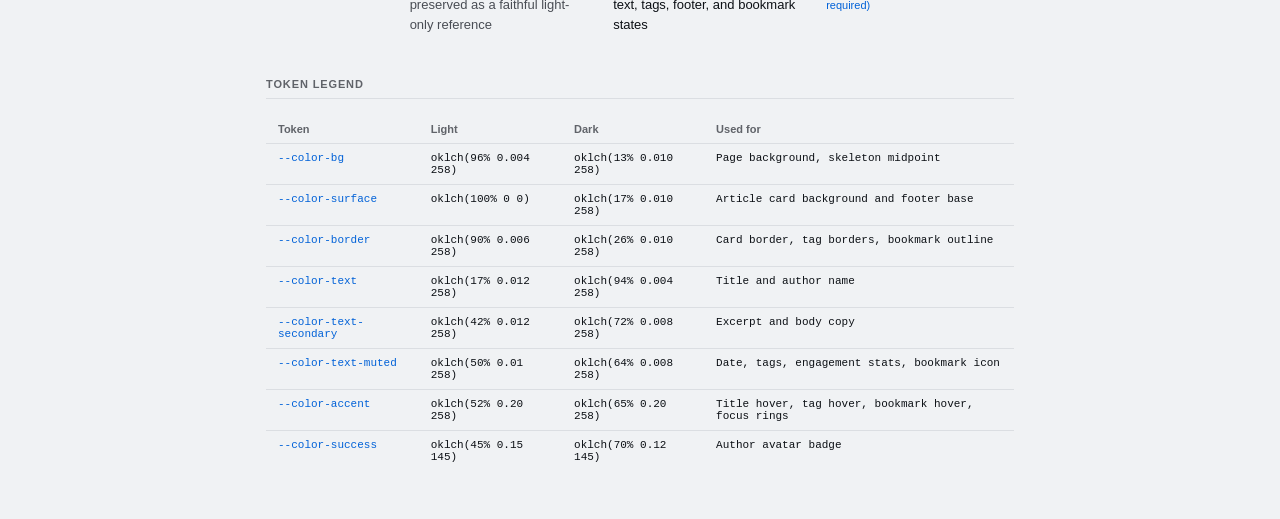
<file: demo/devto-card.html>
<!DOCTYPE html>
<html lang="en">
<head>
  <meta charset="UTF-8">
  <meta name="viewport" content="width=device-width, initial-scale=1.0">
  <title>Dev.to Article Card — global-design-skill Demo</title>
  <style>
    /* ── Tokens ── */
    :root {
      --color-bg:             oklch(96% 0.004 258);
      --color-surface:        oklch(100% 0 0);
      --color-border:         oklch(90% 0.006 258);
      --color-text:           oklch(17% 0.012 258);
      --color-text-secondary: oklch(42% 0.012 258);
      --color-text-muted:     oklch(50% 0.01 258);
      --color-accent:         oklch(52% 0.20 258);
      --color-accent-hover:   oklch(45% 0.21 258);
      --color-accent-solid:   oklch(48% 0.18 258);
      --color-success:        oklch(45% 0.15 145);
      --color-success-bg:     oklch(56% 0.17 145 / 0.12);
      --space-1: 4px;  --space-2: 8px;  --space-3: 12px; --space-4: 16px;
      --space-5: 20px; --space-6: 24px; --space-8: 32px; --space-10: 40px;
      --text-xs: 11px; --text-sm: 13px; --text-base: 15px;
      --text-md: 17px; --text-lg: 19px;
      --ease-out: cubic-bezier(0.16, 1, 0.3, 1);
      --t-fast: 140ms; --t-base: 210ms;
    }
    @media (prefers-color-scheme: dark) {
      :root {
        --color-bg:             oklch(13% 0.010 258);
        --color-surface:        oklch(17% 0.010 258);
        --color-border:         oklch(26% 0.010 258);
        --color-text:           oklch(94% 0.004 258);
        --color-text-secondary: oklch(72% 0.008 258);
        --color-text-muted:     oklch(64% 0.008 258);
        --color-accent:         oklch(65% 0.20 258);
        --color-accent-hover:   oklch(72% 0.20 258);
        --color-accent-solid:   oklch(52% 0.20 258);
        --color-success:        oklch(70% 0.12 145);
        --color-success-bg:     oklch(56% 0.17 145 / 0.15);
      }
    }
    *, *::before, *::after { box-sizing: border-box; margin: 0; padding: 0; }
    body { font-family: -apple-system, BlinkMacSystemFont, 'Segoe UI', sans-serif; font-size: var(--text-base); background: var(--color-bg); color: var(--color-text); min-height: 100dvh; }
    a { color: inherit; text-decoration: none; }
    button { border: none; background: none; cursor: pointer; font: inherit; }
    .page-header { padding: var(--space-3) var(--space-6); border-bottom: 1px solid var(--color-border); display: flex; align-items: center; justify-content: space-between; gap: var(--space-3); flex-wrap: wrap; font-size: var(--text-sm); color: var(--color-text-muted); }
    .page-header > div { min-width: 0; }
    .page-header-site { font-weight: 700; color: var(--color-text); }
    .page-header-back { color: var(--color-accent); }
    .page-header-back:hover { text-decoration: underline; }
    .content { max-width: 780px; margin: 0 auto; padding: var(--space-8) var(--space-4); }
    .toggle-bar { display: flex; border: 1px solid var(--color-border); border-radius: 10px; overflow: hidden; margin-bottom: var(--space-6); background: var(--color-surface); }
    .toggle-btn { flex: 1; padding: var(--space-3) var(--space-4); font-size: var(--text-sm); font-weight: 600; color: var(--color-text-muted); min-height: 44px; transition: background var(--t-fast) var(--ease-out), color var(--t-fast) var(--ease-out); }
    .toggle-btn.active { background: var(--color-accent-solid); color: oklch(100% 0 0); }
    .toggle-btn:focus-visible { outline: 2px solid var(--color-accent); outline-offset: -2px; }
    .component-wrapper { position: relative; margin-bottom: var(--space-8); }
    .component-state { transition: opacity 200ms cubic-bezier(0.16,1,0.3,1), transform 200ms cubic-bezier(0.16,1,0.3,1); }
    @media (prefers-reduced-motion: reduce) { .component-state { transition: none; } }

    /* ── BEFORE: faithful Dev.to feed article card ── */
    .dev-before { background: #f5f5f5; border: 1px solid #d6d6d7; border-radius: 6px; font-family: -apple-system, BlinkMacSystemFont, 'Segoe UI', sans-serif; color: #171717; overflow: hidden; }
    .dev-before-cover { height: 160px; background: linear-gradient(135deg, #3b49df 0%, #0a0a0a 100%); display: flex; align-items: center; justify-content: center; color: #fff; font-weight: 800; font-size: 28px; letter-spacing: 0.02em; }
    .dev-before-body { background: #fff; padding: 16px 20px 14px; }
    .dev-before-author { display: flex; align-items: center; gap: 8px; margin-bottom: 10px; }
    .dev-before-avatar { width: 32px; height: 32px; border-radius: 999px; background: #e6e6e7; display: flex; align-items: center; justify-content: center; font-size: 14px; }
    .dev-before-name { font-size: 13px; font-weight: 600; }
    .dev-before-date { font-size: 12px; color: #717171; margin-top: 1px; }
    .dev-before-title { display: block; font-size: 24px; line-height: 1.25; font-weight: 800; margin-bottom: 10px; }
    .dev-before-title:hover { color: #3b49df; }
    .dev-before-tags { display: flex; flex-wrap: wrap; gap: 6px; margin-bottom: 14px; }
    .dev-before-tag { font-size: 13px; color: #525252; }
    .dev-before-footer { display: flex; align-items: center; justify-content: space-between; font-size: 13px; color: #525252; }
    .dev-before-meta { display: flex; align-items: center; gap: 14px; }
    .dev-before-save { border-radius: 6px; padding: 6px 8px; color: #525252; }
    .dev-before-save:hover { background: #f5f5f5; }

    /* ── AFTER: redesigned article card ── */
    .article-card { background: var(--color-surface); border: 1px solid var(--color-border); border-radius: 12px; overflow: hidden; }
    .article-cover { min-height: 148px; padding: var(--space-4); display: flex; align-items: flex-end; justify-content: space-between; gap: var(--space-4); background:
      radial-gradient(circle at 24% 22%, oklch(65% 0.20 258 / 0.22), transparent 32%),
      linear-gradient(135deg, oklch(21% 0.04 258), oklch(15% 0.012 258)); color: oklch(96% 0.004 258); }
    .article-series { font-size: var(--text-xs); font-weight: 800; letter-spacing: 0.08em; text-transform: uppercase; color: oklch(78% 0.12 258); }
    .article-readtime { flex-shrink: 0; font-size: var(--text-xs); font-weight: 700; border: 1px solid oklch(100% 0 0 / 0.22); border-radius: 999px; padding: var(--space-1) var(--space-3); color: oklch(92% 0.004 258); }
    .article-body { padding: var(--space-4); display: flex; flex-direction: column; gap: var(--space-4); }
    .article-author { display: flex; align-items: center; gap: var(--space-2); }
    .article-avatar { width: 36px; height: 36px; border-radius: 999px; background: var(--color-success-bg); color: var(--color-success); display: flex; align-items: center; justify-content: center; font-size: var(--text-sm); font-weight: 800; flex-shrink: 0; }
    .article-author-name { font-size: var(--text-sm); font-weight: 700; color: var(--color-text); }
    .article-date { font-size: var(--text-xs); color: var(--color-text-muted); margin-top: 1px; }
    .article-title { font-size: 23px; line-height: 1.18; font-weight: 780; letter-spacing: 0; color: var(--color-text); }
    .article-title a:hover { color: var(--color-accent); }
    .article-excerpt { font-size: var(--text-sm); line-height: 1.6; color: var(--color-text-secondary); max-width: 62ch; }
    .article-tags { display: flex; flex-wrap: wrap; gap: var(--space-1); }
    .article-tag { font-size: var(--text-xs); font-weight: 650; color: var(--color-text-muted); border: 1px solid var(--color-border); border-radius: 999px; padding: 2px var(--space-2); }
    .article-tag:hover { color: var(--color-accent); border-color: var(--color-accent); }
    .article-footer { border-top: 1px solid var(--color-border); padding: var(--space-3) var(--space-4); display: flex; align-items: center; justify-content: space-between; gap: var(--space-3); background: oklch(from var(--color-surface) calc(l - 0.03) c h); }
    .article-stats { display: flex; align-items: center; gap: var(--space-2); flex-wrap: wrap; color: var(--color-text-muted); font-size: var(--text-xs); }
    .article-stat { display: inline-flex; align-items: center; gap: var(--space-1); min-height: 28px; }
    .bookmark-btn { min-width: 44px; min-height: 44px; border-radius: 10px; border: 1px solid var(--color-border); display: inline-flex; align-items: center; justify-content: center; color: var(--color-text-muted); transition: color var(--t-fast) var(--ease-out), border-color var(--t-fast) var(--ease-out), background var(--t-fast) var(--ease-out); }
    .bookmark-btn:hover { color: var(--color-accent); border-color: var(--color-accent); background: oklch(from var(--color-accent) l c h / 0.08); }
    .bookmark-btn:focus-visible { outline: 2px solid var(--color-accent); outline-offset: 2px; }
    @media (max-width: 520px) {
      .page-header { padding-inline: var(--space-4); }
      .article-cover { min-height: 128px; align-items: flex-start; flex-direction: column; justify-content: flex-end; }
      .article-title { font-size: var(--text-lg); }
      .article-footer { align-items: flex-start; flex-direction: column; }
      .bookmark-btn { align-self: flex-end; margin-top: calc(-1 * var(--space-6)); }
    }

    /* ── Skeleton ── */
    .skeleton-card { background: var(--color-surface); border: 1px solid var(--color-border); border-radius: 12px; overflow: hidden; }
    .sk-cover { height: 148px; background: linear-gradient(90deg, var(--color-border) 25%, var(--color-bg) 50%, var(--color-border) 75%); background-size: 200% 100%; animation: shimmer 1.5s linear infinite; }
    .sk-body { padding: var(--space-4); display: flex; flex-direction: column; gap: var(--space-3); }
    .sk-author { display: flex; align-items: center; gap: var(--space-2); }
    .skel { background: linear-gradient(90deg, var(--color-border) 25%, var(--color-bg) 50%, var(--color-border) 75%); background-size: 200% 100%; border-radius: 4px; animation: shimmer 1.5s linear infinite; }
    @keyframes shimmer { 0% { background-position: 200% 0; } 100% { background-position: -200% 0; } }
    @media (prefers-reduced-motion: reduce) { .skel, .sk-cover { animation: none; background: var(--color-border); } }
    .sk-avatar { width: 36px; height: 36px; border-radius: 999px; flex-shrink: 0; }
    .sk-name { height: 14px; width: 120px; }
    .sk-date { height: 11px; width: 84px; margin-top: var(--space-1); }
    .sk-title-1 { height: 25px; width: 90%; }
    .sk-title-2 { height: 25px; width: 62%; }
    .sk-line { height: 13px; width: 100%; }
    .sk-line-short { height: 13px; width: 68%; }
    .sk-footer { height: 54px; border-top: 1px solid var(--color-border); }

    .section-label { font-size: var(--text-xs); font-weight: 700; letter-spacing: 0.08em; text-transform: uppercase; color: var(--color-text-muted); margin-bottom: var(--space-4); margin-top: var(--space-8); padding-bottom: var(--space-2); border-bottom: 1px solid var(--color-border); }
    .changelog { display: block; overflow-x: auto; max-width: 100%; width: 100%; border-collapse: collapse; font-size: var(--text-sm); margin-bottom: var(--space-8); }
    .changelog th { text-align: left; padding: var(--space-2) var(--space-3); font-size: var(--text-xs); font-weight: 700; color: var(--color-text-muted); border-bottom: 1px solid var(--color-border); }
    .changelog td { padding: var(--space-3); border-bottom: 1px solid var(--color-border); vertical-align: top; line-height: 1.5; }
    .changelog tr:last-child td { border-bottom: none; }
    .changelog td:first-child { font-weight: 600; white-space: nowrap; }
    .changelog .before { color: var(--color-text-secondary); }
    .changelog .after  { color: var(--color-text); }
    .principle { font-size: var(--text-xs); color: var(--color-accent); }
    .token-legend { display: block; overflow-x: auto; max-width: 100%; width: 100%; border-collapse: collapse; font-size: var(--text-sm); }
    .token-legend th { text-align: left; padding: var(--space-2) var(--space-3); font-size: var(--text-xs); font-weight: 700; color: var(--color-text-muted); border-bottom: 1px solid var(--color-border); }
    .token-legend td { padding: var(--space-2) var(--space-3); border-bottom: 1px solid var(--color-border); vertical-align: top; font-family: 'Menlo','Consolas',monospace; font-size: var(--text-xs); }
    .token-legend tr:last-child td { border-bottom: none; }
    .token-name { color: var(--color-accent); }
      /* meta reference tables: contain on mobile, don't overflow the page */
    .changelog, .token-legend { display: block; overflow-x: auto; }
  </style>
</head>
<body>

<header class="page-header">
  <div>
    <span class="page-header-site">global-design-skill</span>
    <span style="margin:0 8px;opacity:0.3">·</span>
    <span>✍️ Dev.to — Article Card</span>
  </div>
  <a href="index.html" class="page-header-back">← Gallery</a>
</header>

<main class="content">
  <div class="toggle-bar" role="group" aria-label="Before/After state toggle">
    <button class="toggle-btn" id="btn-before" aria-pressed="false" aria-label="Show original Dev.to article card">← Before</button>
    <button class="toggle-btn active" id="btn-after" aria-pressed="true" aria-label="Show redesigned version">After →</button>
  </div>

  <div class="component-wrapper" id="component-wrapper">
    <div aria-live="polite" aria-atomic="true">
      <div id="state-after" class="component-state">
        <article class="article-card">
          <div class="article-cover">
            <span class="article-series">Architecture notes</span>
            <span class="article-readtime">7 min read</span>
          </div>
          <div class="article-body">
            <div class="article-author">
              <div class="article-avatar" aria-hidden="true">SK</div>
              <div>
                <div class="article-author-name">Sofia Kovalenko</div>
                <div class="article-date">May 25, 2026</div>
              </div>
            </div>
            <h2 class="article-title"><a href="#">Building a resilient CSS architecture with container queries</a></h2>
            <p class="article-excerpt">A practical pattern for component-level breakpoints, fallback layering, and testing responsive behavior without coupling every decision to the viewport.</p>
            <div class="article-tags" aria-label="Article tags">
              <a href="#" class="article-tag">#css</a>
              <a href="#" class="article-tag">#frontend</a>
              <a href="#" class="article-tag">#architecture</a>
              <a href="#" class="article-tag">#webdev</a>
            </div>
          </div>
          <div class="article-footer">
            <div class="article-stats" aria-label="Article engagement">
              <span class="article-stat">❤️ 248 reactions</span>
              <span class="article-stat">💬 34 comments</span>
              <span class="article-stat">🔖 91 saves</span>
            </div>
            <button class="bookmark-btn" aria-label="Save article">🔖</button>
          </div>
        </article>
      </div>

      <div id="state-before" class="component-state" hidden>
        <article class="dev-before">
          <div class="dev-before-cover">DEV</div>
          <div class="dev-before-body">
            <div class="dev-before-author">
              <div class="dev-before-avatar" aria-hidden="true">SK</div>
              <div>
                <div class="dev-before-name">Sofia Kovalenko</div>
                <div class="dev-before-date">May 25</div>
              </div>
            </div>
            <a href="#" class="dev-before-title">Building a resilient CSS architecture with container queries</a>
            <div class="dev-before-tags">
              <a href="#" class="dev-before-tag">#css</a>
              <a href="#" class="dev-before-tag">#frontend</a>
              <a href="#" class="dev-before-tag">#architecture</a>
              <a href="#" class="dev-before-tag">#webdev</a>
            </div>
            <div class="dev-before-footer">
              <div class="dev-before-meta">
                <span>❤️ 248 reactions</span>
                <span>💬 34 comments</span>
              </div>
              <button class="dev-before-save" aria-label="Save article">🔖</button>
            </div>
          </div>
        </article>
      </div>
    </div>
  </div>

  <div class="section-label">Skeleton State</div>
  <div class="skeleton-card" aria-busy="true" aria-label="Loading Dev.to article card">
    <div class="sk-cover"></div>
    <div class="sk-body">
      <div class="sk-author">
        <div class="skel sk-avatar"></div>
        <div>
          <div class="skel sk-name"></div>
          <div class="skel sk-date"></div>
        </div>
      </div>
      <div class="skel sk-title-1"></div>
      <div class="skel sk-title-2"></div>
      <div class="skel sk-line"></div>
      <div class="skel sk-line-short"></div>
    </div>
    <div class="skel sk-footer"></div>
  </div>

  <div class="section-label">Change Log</div>
  <table class="changelog">
    <thead><tr><th>Change</th><th>Before</th><th>After</th><th>Principle</th></tr></thead>
    <tbody>
      <tr>
        <td>Reading decision</td>
        <td class="before">Title and engagement sit close together; read time is not visible until later context</td>
        <td class="after">Series and read-time sit in the cover, so effort and topic are known before scanning the title</td>
        <td><span class="principle">operating-principles §2 (context that changes a decision)</span></td>
      </tr>
      <tr>
        <td>Title hierarchy</td>
        <td class="before">Large title works, but the card lacks a summary bridge between title and tags</td>
        <td class="after">Title remains dominant; excerpt adds enough semantic detail to qualify the click</td>
        <td><span class="principle">operating-principles §1 (primary focal point); rules/14-landing-pages.md (specific value before CTA)</span></td>
      </tr>
      <tr>
        <td>Tags</td>
        <td class="before">Inline hashtag links blend into body chrome and have limited hit area</td>
        <td class="after">Bordered tag chips with hover state and clearer secondary weight</td>
        <td><span class="principle">quality-gates Gate 4 (hover state); operating-principles §7 (touch target clarity)</span></td>
      </tr>
      <tr>
        <td>Save action</td>
        <td class="before">Small icon button is visually quiet and shares the baseline with stats</td>
        <td class="after">44×44px bookmark button with border, hover tint, and focus ring</td>
        <td><span class="principle">operating-principles §7 (Fitts); quality-gates Gate 4 (focus/hover states)</span></td>
      </tr>
      <tr>
        <td>Engagement row</td>
        <td class="before">Reactions and comments are present; saves are only implied through the icon</td>
        <td class="after">Reactions, comments, and saves are explicit in one footer band</td>
        <td><span class="principle">operating-principles §2 (one zone for secondary metadata)</span></td>
      </tr>
      <tr>
        <td>Dark mode</td>
        <td class="before">Hardcoded DEV neutrals are preserved as a faithful light-only reference</td>
        <td class="after">OKLCH tokens control card, text, tags, footer, and bookmark states</td>
        <td><span class="principle">quality-gates Gate 6 (dark mode required)</span></td>
      </tr>
    </tbody>
  </table>

  <div class="section-label">Token Legend</div>
  <table class="token-legend">
    <thead><tr><th>Token</th><th>Light</th><th>Dark</th><th>Used for</th></tr></thead>
    <tbody>
      <tr><td class="token-name">--color-bg</td><td>oklch(96% 0.004 258)</td><td>oklch(13% 0.010 258)</td><td>Page background, skeleton midpoint</td></tr>
      <tr><td class="token-name">--color-surface</td><td>oklch(100% 0 0)</td><td>oklch(17% 0.010 258)</td><td>Article card background and footer base</td></tr>
      <tr><td class="token-name">--color-border</td><td>oklch(90% 0.006 258)</td><td>oklch(26% 0.010 258)</td><td>Card border, tag borders, bookmark outline</td></tr>
      <tr><td class="token-name">--color-text</td><td>oklch(17% 0.012 258)</td><td>oklch(94% 0.004 258)</td><td>Title and author name</td></tr>
      <tr><td class="token-name">--color-text-secondary</td><td>oklch(42% 0.012 258)</td><td>oklch(72% 0.008 258)</td><td>Excerpt and body copy</td></tr>
      <tr><td class="token-name">--color-text-muted</td><td>oklch(50% 0.01 258)</td><td>oklch(64% 0.008 258)</td><td>Date, tags, engagement stats, bookmark icon</td></tr>
      <tr><td class="token-name">--color-accent</td><td>oklch(52% 0.20 258)</td><td>oklch(65% 0.20 258)</td><td>Title hover, tag hover, bookmark hover, focus rings</td></tr>
      <tr><td class="token-name">--color-success</td><td>oklch(45% 0.15 145)</td><td>oklch(70% 0.12 145)</td><td>Author avatar badge</td></tr>
    </tbody>
  </table>
</main>

<script>
  const wrapper   = document.getElementById('component-wrapper');
  const afterEl   = document.getElementById('state-after');
  const beforeEl  = document.getElementById('state-before');
  const btnBefore = document.getElementById('btn-before');
  const btnAfter  = document.getElementById('btn-after');
  const reduced   = window.matchMedia('(prefers-reduced-motion: reduce)').matches;
  let current = 'after';

  function measureHeights() {
    afterEl.hidden = false; beforeEl.hidden = false;
    afterEl.style.visibility = 'hidden'; beforeEl.style.visibility = 'hidden';
    const afterH  = afterEl.getBoundingClientRect().height;
    const beforeH = beforeEl.getBoundingClientRect().height;
    afterEl.style.visibility = ''; beforeEl.style.visibility = '';
    wrapper.style.minHeight = Math.max(afterH, beforeH) + 'px';
    beforeEl.hidden = true;
  }

  function switchTo(target) {
    if (target === current) return;
    current = target;
    const showEl = target === 'after' ? afterEl : beforeEl;
    const hideEl = target === 'after' ? beforeEl : afterEl;
    btnBefore.classList.toggle('active', target === 'before');
    btnAfter.classList.toggle('active',  target === 'after');
    btnBefore.setAttribute('aria-pressed', target === 'before');
    btnAfter.setAttribute('aria-pressed',  target === 'after');
    if (reduced) { hideEl.hidden = true; showEl.hidden = false; return; }
    hideEl.style.opacity = '0'; hideEl.style.transform = 'translateY(4px)';
    setTimeout(() => { hideEl.hidden = true; hideEl.style.opacity = ''; hideEl.style.transform = ''; }, 200);
    showEl.hidden = false; showEl.style.opacity = '0'; showEl.style.transform = 'translateY(4px)';
    requestAnimationFrame(() => requestAnimationFrame(() => {
      showEl.style.transition = 'opacity 200ms cubic-bezier(0.16,1,0.3,1), transform 200ms cubic-bezier(0.16,1,0.3,1)';
      showEl.style.opacity = '1'; showEl.style.transform = 'translateY(0)';
      setTimeout(() => { showEl.style.transition = ''; }, 220);
    }));
  }

  window.addEventListener('DOMContentLoaded', () => {
    measureHeights();
    let _rzT; window.addEventListener('resize', () => { clearTimeout(_rzT); _rzT = setTimeout(measureHeights, 150); });
    btnBefore.addEventListener('click', () => switchTo('before'));
    btnAfter.addEventListener('click',  () => switchTo('after'));
    [btnBefore, btnAfter].forEach(btn =>
      btn.addEventListener('keydown', e => {
        if (e.key === ' ' || e.key === 'Enter') { e.preventDefault(); btn.click(); }
      })
    );
  });
</script>
</body>
</html>
</file>
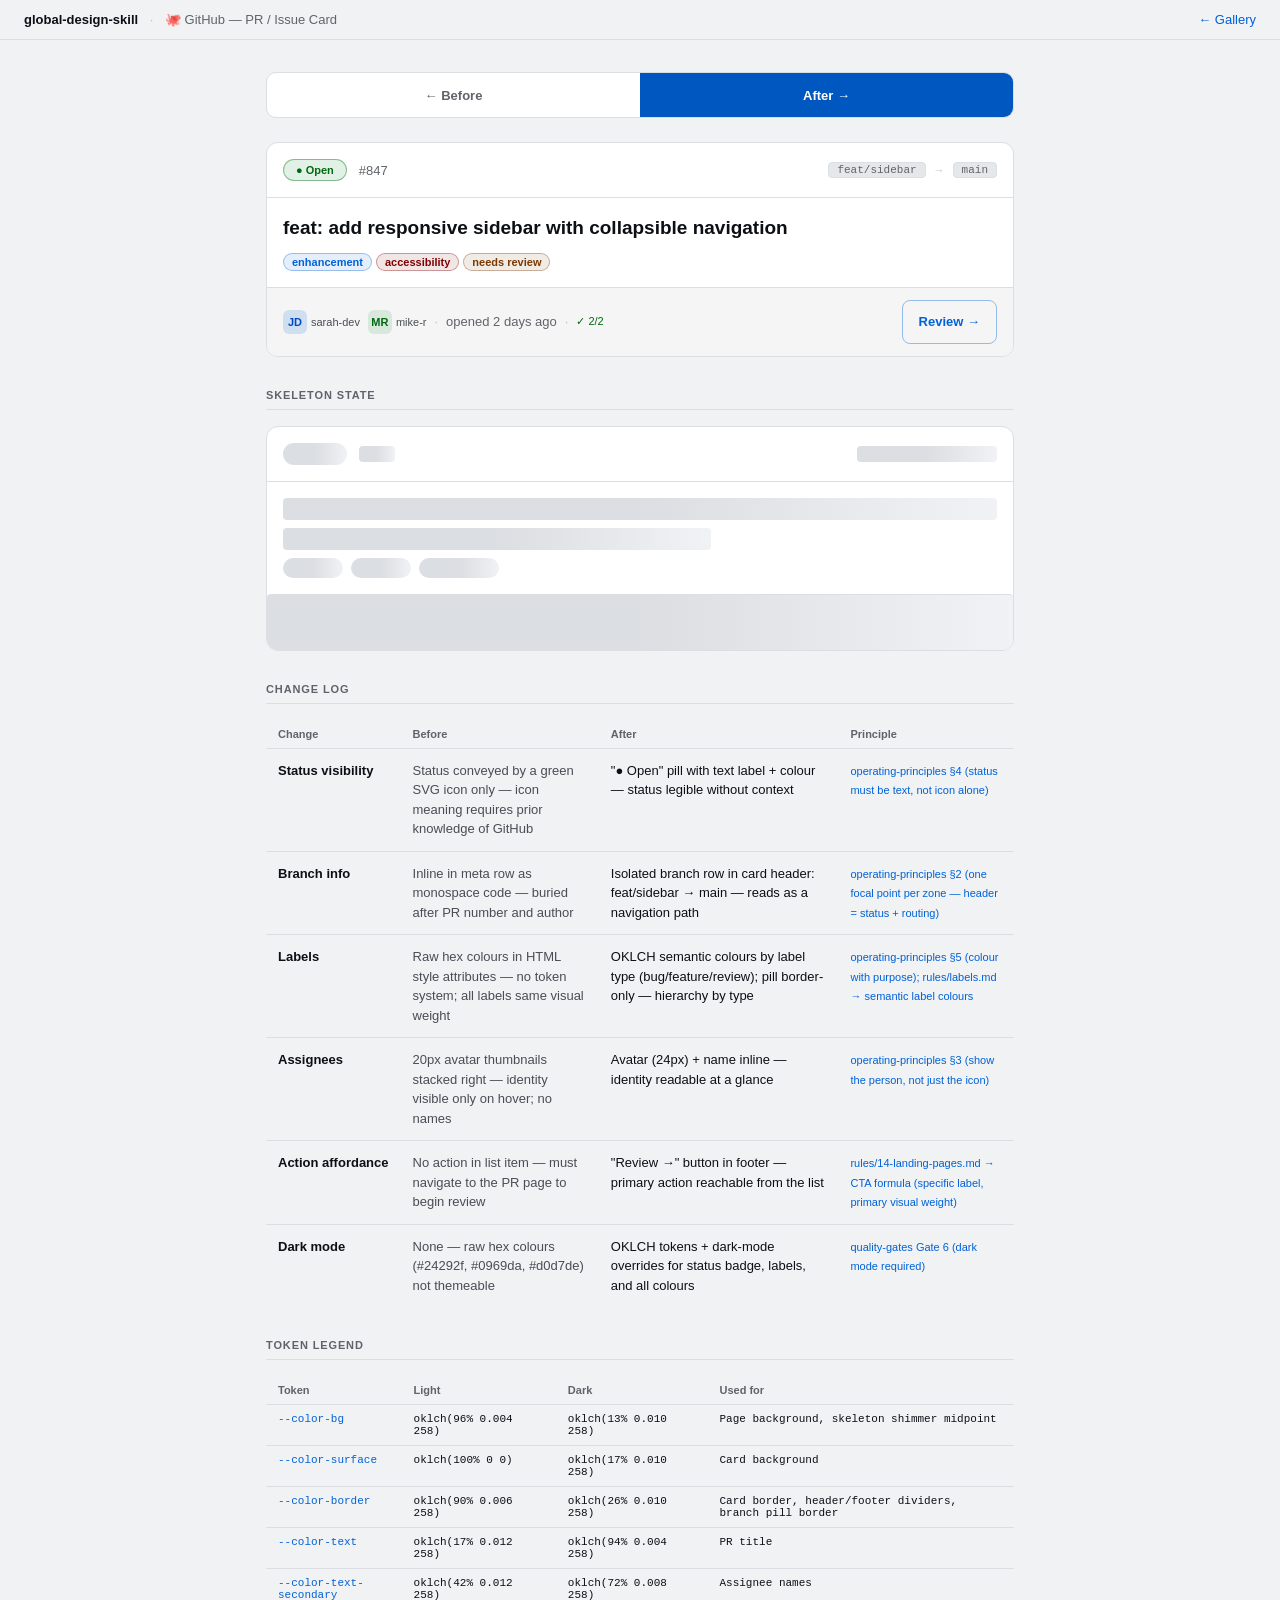
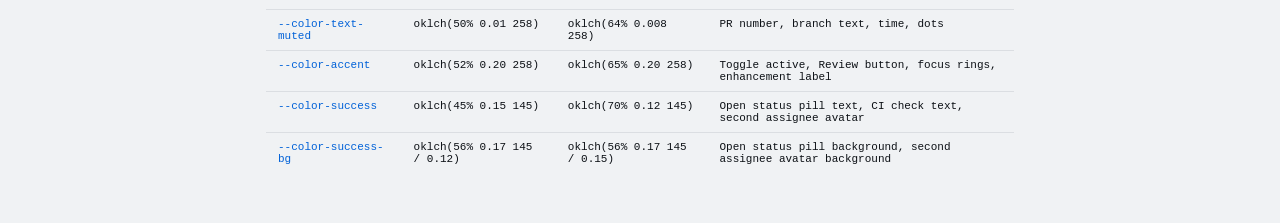
<file: demo/github-pr.html>
<!DOCTYPE html>
<html lang="en">
<head>
  <meta charset="UTF-8">
  <meta name="viewport" content="width=device-width, initial-scale=1.0">
  <title>GitHub PR Card — global-design-skill Demo</title>
  <style>
    /* ── Tokens ── */
    :root {
      --color-bg:             oklch(96% 0.004 258);
      --color-surface:        oklch(100% 0 0);
      --color-border:         oklch(90% 0.006 258);
      --color-text:           oklch(17% 0.012 258);
      --color-text-secondary: oklch(42% 0.012 258);
      --color-text-muted:     oklch(50% 0.01 258);
      --color-accent:         oklch(52% 0.20 258);
      --color-accent-hover:   oklch(45% 0.21 258);
      --color-accent-solid:   oklch(48% 0.18 258);
      --color-success:        oklch(45% 0.15 145);
      --color-success-bg:     oklch(56% 0.17 145 / 0.12);
      --space-1: 4px;  --space-2: 8px;  --space-3: 12px; --space-4: 16px;
      --space-5: 20px; --space-6: 24px; --space-8: 32px; --space-10: 40px;
      --text-xs: 11px; --text-sm: 13px; --text-base: 15px;
      --text-md: 17px; --text-lg: 19px;
      --ease-out: cubic-bezier(0.16, 1, 0.3, 1);
      --t-fast: 140ms; --t-base: 210ms;
    }
    @media (prefers-color-scheme: dark) {
      :root {
        --color-bg:             oklch(13% 0.010 258);
        --color-surface:        oklch(17% 0.010 258);
        --color-border:         oklch(26% 0.010 258);
        --color-text:           oklch(94% 0.004 258);
        --color-text-secondary: oklch(72% 0.008 258);
        --color-text-muted:     oklch(64% 0.008 258);
        --color-accent:         oklch(65% 0.20 258);
        --color-accent-hover:   oklch(72% 0.20 258);
        --color-accent-solid:   oklch(52% 0.20 258);
        --color-success:        oklch(70% 0.12 145);
        --color-success-bg:     oklch(56% 0.17 145 / 0.15);
      }
    }

    /* ── Reset ── */
    *, *::before, *::after { box-sizing: border-box; margin: 0; padding: 0; }
    body {
      font-family: -apple-system, BlinkMacSystemFont, 'Segoe UI', sans-serif;
      font-size: var(--text-base); background: var(--color-bg);
      color: var(--color-text); min-height: 100dvh;
    }
    a { color: inherit; text-decoration: none; }
    button { border: none; background: none; cursor: pointer; font: inherit; }

    /* ── Page chrome ── */
    .page-header {
      padding: var(--space-3) var(--space-6); border-bottom: 1px solid var(--color-border);
      display: flex; align-items: center; justify-content: space-between;
      font-size: var(--text-sm); color: var(--color-text-muted);
    }
    .page-header-site { font-weight: 700; color: var(--color-text); }
    .page-header-back { color: var(--color-accent); }
    .page-header-back:hover { text-decoration: underline; }

    /* ── Toggle bar ── */
    .toggle-bar {
      display: flex; border: 1px solid var(--color-border); border-radius: 10px;
      overflow: hidden; margin-bottom: var(--space-6); background: var(--color-surface);
    }
    .toggle-btn {
      flex: 1; padding: var(--space-3) var(--space-4); font-size: var(--text-sm);
      font-weight: 600; color: var(--color-text-muted); cursor: pointer; min-height: 44px;
      transition: background var(--t-fast) var(--ease-out), color var(--t-fast) var(--ease-out);
    }
    .toggle-btn.active { background: var(--color-accent-solid); color: oklch(100% 0 0); }
    .toggle-btn:focus-visible { outline: 2px solid var(--color-accent); outline-offset: -2px; }

    /* ── Component wrapper ── */
    .component-wrapper { position: relative; margin-bottom: var(--space-8); }
    .component-state {
      transition: opacity 200ms cubic-bezier(0.16,1,0.3,1), transform 200ms cubic-bezier(0.16,1,0.3,1);
    }
    @media (prefers-reduced-motion: reduce) { .component-state { transition: none; } }

    /* ── BEFORE: faithful GitHub PR list item ── */
    .gh-before {
      font-family: -apple-system, BlinkMacSystemFont, 'Segoe UI', sans-serif;
      font-size: 14px; background: #fff; border: 1px solid #d0d7de; color: #24292f;
    }
    .gh-before-item {
      display: flex; align-items: flex-start; gap: 8px;
      padding: 12px 16px; border-bottom: 1px solid #d0d7de;
    }
    .gh-before-icon { flex-shrink: 0; margin-top: 2px; }
    .gh-before-content { flex: 1; min-width: 0; }
    .gh-before-title-row { display: flex; align-items: baseline; flex-wrap: wrap; gap: 6px; margin-bottom: 4px; }
    .gh-before-pr-title { font-size: 14px; font-weight: 600; color: #0969da; }
    .gh-before-pr-title:hover { text-decoration: underline; }
    .gh-before-label {
      font-size: 11px; font-weight: 500; border: 1px solid; border-radius: 999px;
      padding: 0 6px; white-space: nowrap;
    }
    .gh-before-meta { font-size: 12px; color: #57606a; line-height: 1.5; }
    .gh-before-meta a { color: #0969da; }
    .gh-before-meta code {
      font-family: 'SFMono-Regular', Consolas, monospace; font-size: 11px;
      background: rgba(175,184,193,0.2); border-radius: 6px; padding: 1px 4px;
    }
    .gh-before-right {
      flex-shrink: 0; display: flex; flex-direction: column;
      align-items: flex-end; gap: 8px; padding-top: 2px;
    }
    .gh-before-avatars { display: flex; }
    .gh-before-avatar {
      width: 20px; height: 20px; border-radius: 50%; border: 1px solid #fff;
      background: #e1e4e8; display: flex; align-items: center; justify-content: center;
      font-size: 8px; font-weight: 700; color: #57606a; margin-left: -4px;
    }
    .gh-before-avatar:first-child { margin-left: 0; }
    .gh-before-checks { display: flex; align-items: center; gap: 3px; color: #57606a; font-size: 12px; }

    /* ── AFTER: redesigned PR card ── */
    .gh-card {
      background: var(--color-surface); border: 1px solid var(--color-border); border-radius: 12px; overflow: hidden;
    }
    .gh-card-header {
      display: flex; align-items: center; gap: var(--space-3);
      padding: var(--space-4); border-bottom: 1px solid var(--color-border);
    }
    .gh-status {
      display: inline-flex; align-items: center; gap: var(--space-1);
      font-size: var(--text-xs); font-weight: 700; padding: var(--space-1) var(--space-3);
      border-radius: 999px; flex-shrink: 0;
      background: var(--color-success-bg);
      border: 1px solid oklch(from var(--color-success) l c h / 0.4);
      color: var(--color-success);
    }
    .gh-pr-num { font-size: var(--text-sm); color: var(--color-text-muted); flex-shrink: 0; }
    .gh-branch-row {
      display: flex; align-items: center; gap: var(--space-2);
      font-size: var(--text-xs); color: var(--color-text-muted); margin-left: auto;
    }
    .gh-branch {
      font-family: 'Menlo','Consolas',monospace; font-size: var(--text-xs);
      background: oklch(from var(--color-border) l c h / 0.7);
      border: 1px solid var(--color-border); border-radius: 4px;
      padding: 1px var(--space-2);
    }
    .gh-branch-arrow { opacity: 0.4; }
    .gh-card-body { padding: var(--space-4); display: flex; flex-direction: column; gap: var(--space-3); }
    .gh-title-link {
      font-size: var(--text-lg); font-weight: 600; color: var(--color-text); line-height: 1.35;
    }
    .gh-title-link:hover { color: var(--color-accent); }
    .gh-labels { display: flex; flex-wrap: wrap; gap: var(--space-1); }
    .gh-label {
      font-size: var(--text-xs); font-weight: 600; border-radius: 999px;
      padding: 2px var(--space-2); border: 1px solid;
    }
    /* Label colours: semantic, with dark-mode via token-based relative syntax */
    .gh-label-bug    { color: oklch(35% 0.18 25);  background: oklch(35% 0.18 25 / 0.10);  border-color: oklch(35% 0.18 25 / 0.35); }
    .gh-label-feat   { color: var(--color-accent);  background: oklch(from var(--color-accent) l c h / 0.10); border-color: oklch(from var(--color-accent) l c h / 0.35); }
    .gh-label-review { color: oklch(42% 0.14 68);  background: oklch(42% 0.14 68 / 0.10);  border-color: oklch(42% 0.14 68 / 0.35); }
    @media (prefers-color-scheme: dark) {
      .gh-label-bug    { color: oklch(72% 0.18 25);  background: oklch(72% 0.18 25 / 0.12);  border-color: oklch(72% 0.18 25 / 0.35); }
      .gh-label-review { color: oklch(75% 0.14 68);  background: oklch(75% 0.14 68 / 0.12);  border-color: oklch(75% 0.14 68 / 0.35); }
    }
    .gh-card-footer {
      display: flex; align-items: center; justify-content: space-between;
      padding: var(--space-3) var(--space-4); border-top: 1px solid var(--color-border);
      background: oklch(from var(--color-surface) calc(l - 0.03) c h);
    }
    .gh-meta { display: flex; align-items: center; gap: var(--space-2); font-size: var(--text-sm); color: var(--color-text-muted); }
    .gh-meta-dot { opacity: 0.35; }
    .gh-assignees { display: flex; align-items: center; gap: var(--space-2); }
    .gh-assignee {
      display: flex; align-items: center; gap: var(--space-1);
      font-size: var(--text-xs); color: var(--color-text-secondary);
    }
    .gh-avatar {
      width: 24px; height: 24px; border-radius: 6px; flex-shrink: 0;
      display: flex; align-items: center; justify-content: center;
      font-size: var(--text-xs); font-weight: 700;
    }
    .gh-avatar-1 { background: oklch(from var(--color-accent) l c h / 0.15); color: var(--color-accent-hover); }
    .gh-avatar-2 { background: var(--color-success-bg); color: var(--color-success); }
    .gh-review-btn {
      display: inline-flex; align-items: center; gap: var(--space-1);
      font-size: var(--text-sm); font-weight: 600; color: var(--color-accent);
      padding: var(--space-2) var(--space-4); border-radius: 8px; min-height: 44px;
      border: 1px solid oklch(from var(--color-accent) l c h / 0.4);
      transition: background var(--t-fast) var(--ease-out), border-color var(--t-fast) var(--ease-out);
    }
    .gh-review-btn:hover { background: oklch(from var(--color-accent) l c h / 0.08); border-color: var(--color-accent); }
    .gh-review-btn:focus-visible { outline: 2px solid var(--color-accent); outline-offset: 2px; }
    .gh-ci-check {
      display: flex; align-items: center; gap: var(--space-1);
      font-size: var(--text-xs); color: var(--color-success);
    }

    /* ── Skeleton ── */
    .skeleton-card { background: var(--color-surface); border: 1px solid var(--color-border); border-radius: 12px; overflow: hidden; }
    .sk-header { display: flex; align-items: center; gap: var(--space-3); padding: var(--space-4); border-bottom: 1px solid var(--color-border); }
    .sk-body { padding: var(--space-4); display: flex; flex-direction: column; gap: var(--space-2); }
    .sk-footer { height: 56px; border-top: 1px solid var(--color-border); }
    .skel {
      background: linear-gradient(90deg, var(--color-border) 25%, var(--color-bg) 50%, var(--color-border) 75%);
      background-size: 200% 100%; border-radius: 4px; animation: shimmer 1.5s linear infinite;
    }
    @keyframes shimmer { 0% { background-position: 200% 0; } 100% { background-position: -200% 0; } }
    @media (prefers-reduced-motion: reduce) { .skel { animation: none; background: var(--color-border); } }
    .sk-badge  { height: 22px; width: 64px; border-radius: 999px; }
    .sk-prnum  { height: 16px; width: 36px; }
    .sk-branch { height: 16px; width: 140px; border-radius: 4px; margin-left: auto; }
    .sk-title-1 { height: 22px; }
    .sk-title-2 { height: 22px; width: 60%; }
    .sk-labels { display: flex; gap: var(--space-2); }
    .sk-label { height: 20px; width: 60px; border-radius: 999px; }

    /* ── Section labels, changelog, token legend ── */
    .section-label {
      font-size: var(--text-xs); font-weight: 700; letter-spacing: 0.08em;
      text-transform: uppercase; color: var(--color-text-muted);
      margin-bottom: var(--space-4); margin-top: var(--space-8);
      padding-bottom: var(--space-2); border-bottom: 1px solid var(--color-border);
    }
    .changelog { width: 100%; border-collapse: collapse; font-size: var(--text-sm); margin-bottom: var(--space-8); }
    .changelog th {
      text-align: left; padding: var(--space-2) var(--space-3);
      font-size: var(--text-xs); font-weight: 700; color: var(--color-text-muted);
      border-bottom: 1px solid var(--color-border);
    }
    .changelog td { padding: var(--space-3); border-bottom: 1px solid var(--color-border); vertical-align: top; line-height: 1.5; }
    .changelog tr:last-child td { border-bottom: none; }
    .changelog td:first-child { font-weight: 600; white-space: nowrap; }
    .changelog .before { color: var(--color-text-secondary); }
    .changelog .after  { color: var(--color-text); }
    .principle { font-size: var(--text-xs); color: var(--color-accent); }
    .token-legend { width: 100%; border-collapse: collapse; font-size: var(--text-sm); }
    .token-legend th {
      text-align: left; padding: var(--space-2) var(--space-3);
      font-size: var(--text-xs); font-weight: 700; color: var(--color-text-muted);
      border-bottom: 1px solid var(--color-border);
    }
    .token-legend td {
      padding: var(--space-2) var(--space-3); border-bottom: 1px solid var(--color-border);
      vertical-align: top; font-family: 'Menlo','Consolas',monospace; font-size: var(--text-xs);
    }
    .token-legend tr:last-child td { border-bottom: none; }
    .token-name { color: var(--color-accent); }
    .content { max-width: 780px; margin: 0 auto; padding: var(--space-8) var(--space-4); }
      /* meta reference tables: contain on mobile, don't overflow the page */
    .changelog, .token-legend { display: block; overflow-x: auto; }
  </style>
</head>
<body>

<header class="page-header">
  <div>
    <span class="page-header-site">global-design-skill</span>
    <span style="margin:0 8px;opacity:0.3">·</span>
    <span>🐙 GitHub — PR / Issue Card</span>
  </div>
  <a href="index.html" class="page-header-back">← Gallery</a>
</header>

<main class="content">

  <div class="toggle-bar" role="group" aria-label="Before/After state toggle">
    <button class="toggle-btn" id="btn-before" aria-pressed="false" aria-label="Show original GitHub PR design">← Before</button>
    <button class="toggle-btn active" id="btn-after" aria-pressed="true" aria-label="Show redesigned version">After →</button>
  </div>

  <div class="component-wrapper" id="component-wrapper">
    <div aria-live="polite" aria-atomic="true">

      <!-- AFTER (default) -->
      <div id="state-after" class="component-state">
        <article class="gh-card">
          <div class="gh-card-header">
            <span class="gh-status" aria-label="Status: Open">● Open</span>
            <span class="gh-pr-num">#847</span>
            <div class="gh-branch-row" aria-label="Branch: feat/sidebar into main">
              <span class="gh-branch">feat/sidebar</span>
              <span class="gh-branch-arrow">→</span>
              <span class="gh-branch">main</span>
            </div>
          </div>
          <div class="gh-card-body">
            <h2><a href="#" class="gh-title-link">feat: add responsive sidebar with collapsible navigation</a></h2>
            <div class="gh-labels">
              <span class="gh-label gh-label-feat">enhancement</span>
              <span class="gh-label gh-label-bug">accessibility</span>
              <span class="gh-label gh-label-review">needs review</span>
            </div>
          </div>
          <div class="gh-card-footer">
            <div class="gh-meta">
              <div class="gh-assignees">
                <div class="gh-assignee">
                  <div class="gh-avatar gh-avatar-1" aria-hidden="true">JD</div>
                  <span>sarah-dev</span>
                </div>
                <div class="gh-assignee">
                  <div class="gh-avatar gh-avatar-2" aria-hidden="true">MR</div>
                  <span>mike-r</span>
                </div>
              </div>
              <span class="gh-meta-dot">·</span>
              <span>opened 2 days ago</span>
              <span class="gh-meta-dot">·</span>
              <div class="gh-ci-check" aria-label="CI checks passed: 2 of 2">✓ 2/2</div>
            </div>
            <button class="gh-review-btn" aria-label="Review changes for this pull request">Review →</button>
          </div>
        </article>
      </div>

      <!-- BEFORE -->
      <div id="state-before" class="component-state" hidden>
        <div class="gh-before">
          <div class="gh-before-item">
            <div class="gh-before-icon" aria-label="Open pull request">
              <svg width="16" height="16" viewBox="0 0 16 16" fill="#1a7f37">
                <path d="M1.5 3.25a2.25 2.25 0 1 1 3 2.122v5.256a2.251 2.251 0 1 1-1.5 0V5.372A2.25 2.25 0 0 1 1.5 3.25Zm5.677-.177L9.573.677A.25.25 0 0 1 10 .854V2.5h1A2.5 2.5 0 0 1 13.5 5v5.628a2.251 2.251 0 1 1-1.5 0V5a1 1 0 0 0-1-1h-1v1.646a.25.25 0 0 1-.427.177L7.177 3.427a.25.25 0 0 1 0-.354Z"/>
              </svg>
            </div>
            <div class="gh-before-content">
              <div class="gh-before-title-row">
                <a href="#" class="gh-before-pr-title">feat: add responsive sidebar with collapsible navigation</a>
                <span class="gh-before-label" style="border-color:#d93f0b;color:#d93f0b;background:#ffebe9">accessibility</span>
                <span class="gh-before-label" style="border-color:#0075ca;color:#0075ca;background:#ddf4ff">enhancement</span>
                <span class="gh-before-label" style="border-color:#e4e669;color:#7a6800;background:rgba(250,250,110,0.13)">needs review</span>
              </div>
              <div class="gh-before-meta">
                #847 opened 2 days ago by <a href="#">sarah-dev</a>
                &nbsp;·&nbsp;
                <code>feat/sidebar</code> → <code>main</code>
              </div>
            </div>
            <div class="gh-before-right">
              <div class="gh-before-avatars">
                <div class="gh-before-avatar" aria-label="Assignee JD">JD</div>
                <div class="gh-before-avatar" style="background:#ddf4ff;color:#0075ca" aria-label="Assignee MR">MR</div>
              </div>
              <div class="gh-before-checks" aria-label="CI: 2 of 2 checks passed">
                <svg width="14" height="14" viewBox="0 0 16 16" fill="#2da44e"><path d="M13.78 4.22a.75.75 0 0 1 0 1.06l-7.25 7.25a.75.75 0 0 1-1.06 0L2.22 9.28a.75.75 0 0 1 1.06-1.06L6 10.94l6.72-6.72a.75.75 0 0 1 1.06 0Z"/></svg>
                2 / 2
              </div>
            </div>
          </div>
        </div>
      </div>

    </div>
  </div>

  <div class="section-label">Skeleton State</div>
  <div class="skeleton-card" aria-busy="true" aria-label="Loading GitHub pull request card">
    <div class="sk-header">
      <div class="skel sk-badge"></div>
      <div class="skel sk-prnum"></div>
      <div class="skel sk-branch"></div>
    </div>
    <div class="sk-body">
      <div class="skel sk-title-1"></div>
      <div class="skel sk-title-2"></div>
      <div class="sk-labels">
        <div class="skel sk-label"></div>
        <div class="skel sk-label"></div>
        <div class="skel sk-label" style="width:80px"></div>
      </div>
    </div>
    <div class="skel sk-footer"></div>
  </div>

  <div class="section-label">Change Log</div>
  <table class="changelog">
    <thead><tr><th>Change</th><th>Before</th><th>After</th><th>Principle</th></tr></thead>
    <tbody>
      <tr>
        <td>Status visibility</td>
        <td class="before">Status conveyed by a green SVG icon only — icon meaning requires prior knowledge of GitHub</td>
        <td class="after">"● Open" pill with text label + colour — status legible without context</td>
        <td><span class="principle">operating-principles §4 (status must be text, not icon alone)</span></td>
      </tr>
      <tr>
        <td>Branch info</td>
        <td class="before">Inline in meta row as monospace code — buried after PR number and author</td>
        <td class="after">Isolated branch row in card header: feat/sidebar → main — reads as a navigation path</td>
        <td><span class="principle">operating-principles §2 (one focal point per zone — header = status + routing)</span></td>
      </tr>
      <tr>
        <td>Labels</td>
        <td class="before">Raw hex colours in HTML style attributes — no token system; all labels same visual weight</td>
        <td class="after">OKLCH semantic colours by label type (bug/feature/review); pill border-only — hierarchy by type</td>
        <td><span class="principle">operating-principles §5 (colour with purpose); rules/labels.md → semantic label colours</span></td>
      </tr>
      <tr>
        <td>Assignees</td>
        <td class="before">20px avatar thumbnails stacked right — identity visible only on hover; no names</td>
        <td class="after">Avatar (24px) + name inline — identity readable at a glance</td>
        <td><span class="principle">operating-principles §3 (show the person, not just the icon)</span></td>
      </tr>
      <tr>
        <td>Action affordance</td>
        <td class="before">No action in list item — must navigate to the PR page to begin review</td>
        <td class="after">"Review →" button in footer — primary action reachable from the list</td>
        <td><span class="principle">rules/14-landing-pages.md → CTA formula (specific label, primary visual weight)</span></td>
      </tr>
      <tr>
        <td>Dark mode</td>
        <td class="before">None — raw hex colours (#24292f, #0969da, #d0d7de) not themeable</td>
        <td class="after">OKLCH tokens + dark-mode overrides for status badge, labels, and all colours</td>
        <td><span class="principle">quality-gates Gate 6 (dark mode required)</span></td>
      </tr>
    </tbody>
  </table>

  <div class="section-label">Token Legend</div>
  <table class="token-legend">
    <thead><tr><th>Token</th><th>Light</th><th>Dark</th><th>Used for</th></tr></thead>
    <tbody>
      <tr><td class="token-name">--color-bg</td><td>oklch(96% 0.004 258)</td><td>oklch(13% 0.010 258)</td><td>Page background, skeleton shimmer midpoint</td></tr>
      <tr><td class="token-name">--color-surface</td><td>oklch(100% 0 0)</td><td>oklch(17% 0.010 258)</td><td>Card background</td></tr>
      <tr><td class="token-name">--color-border</td><td>oklch(90% 0.006 258)</td><td>oklch(26% 0.010 258)</td><td>Card border, header/footer dividers, branch pill border</td></tr>
      <tr><td class="token-name">--color-text</td><td>oklch(17% 0.012 258)</td><td>oklch(94% 0.004 258)</td><td>PR title</td></tr>
      <tr><td class="token-name">--color-text-secondary</td><td>oklch(42% 0.012 258)</td><td>oklch(72% 0.008 258)</td><td>Assignee names</td></tr>
      <tr><td class="token-name">--color-text-muted</td><td>oklch(50% 0.01 258)</td><td>oklch(64% 0.008 258)</td><td>PR number, branch text, time, dots</td></tr>
      <tr><td class="token-name">--color-accent</td><td>oklch(52% 0.20 258)</td><td>oklch(65% 0.20 258)</td><td>Toggle active, Review button, focus rings, enhancement label</td></tr>
      <tr><td class="token-name">--color-success</td><td>oklch(45% 0.15 145)</td><td>oklch(70% 0.12 145)</td><td>Open status pill text, CI check text, second assignee avatar</td></tr>
      <tr><td class="token-name">--color-success-bg</td><td>oklch(56% 0.17 145 / 0.12)</td><td>oklch(56% 0.17 145 / 0.15)</td><td>Open status pill background, second assignee avatar background</td></tr>
    </tbody>
  </table>

</main>

<script>
  const wrapper   = document.getElementById('component-wrapper');
  const afterEl   = document.getElementById('state-after');
  const beforeEl  = document.getElementById('state-before');
  const btnBefore = document.getElementById('btn-before');
  const btnAfter  = document.getElementById('btn-after');
  const reduced   = window.matchMedia('(prefers-reduced-motion: reduce)').matches;
  let current = 'after';

  function measureHeights() {
    afterEl.hidden = false; beforeEl.hidden = false;
    afterEl.style.visibility = 'hidden'; beforeEl.style.visibility = 'hidden';
    const afterH  = afterEl.getBoundingClientRect().height;
    const beforeH = beforeEl.getBoundingClientRect().height;
    afterEl.style.visibility = ''; beforeEl.style.visibility = '';
    wrapper.style.minHeight = Math.max(afterH, beforeH) + 'px';
    beforeEl.hidden = true;
  }

  function switchTo(target) {
    if (target === current) return;
    current = target;
    const showEl = target === 'after' ? afterEl : beforeEl;
    const hideEl = target === 'after' ? beforeEl : afterEl;
    btnBefore.classList.toggle('active', target === 'before');
    btnAfter.classList.toggle('active',  target === 'after');
    btnBefore.setAttribute('aria-pressed', target === 'before');
    btnAfter.setAttribute('aria-pressed',  target === 'after');
    if (reduced) { hideEl.hidden = true; showEl.hidden = false; return; }
    hideEl.style.opacity = '0'; hideEl.style.transform = 'translateY(4px)';
    setTimeout(() => { hideEl.hidden = true; hideEl.style.opacity = ''; hideEl.style.transform = ''; }, 200);
    showEl.hidden = false; showEl.style.opacity = '0'; showEl.style.transform = 'translateY(4px)';
    requestAnimationFrame(() => requestAnimationFrame(() => {
      showEl.style.transition = 'opacity 200ms cubic-bezier(0.16,1,0.3,1), transform 200ms cubic-bezier(0.16,1,0.3,1)';
      showEl.style.opacity = '1'; showEl.style.transform = 'translateY(0)';
      setTimeout(() => { showEl.style.transition = ''; }, 220);
    }));
  }

  window.addEventListener('DOMContentLoaded', () => {
    measureHeights();
    let _rzT; window.addEventListener('resize', () => { clearTimeout(_rzT); _rzT = setTimeout(measureHeights, 150); });
    btnBefore.addEventListener('click', () => switchTo('before'));
    btnAfter.addEventListener('click',  () => switchTo('after'));
    [btnBefore, btnAfter].forEach(btn =>
      btn.addEventListener('keydown', e => {
        if (e.key === ' ' || e.key === 'Enter') { e.preventDefault(); btn.click(); }
      })
    );
  });
</script>
</body>
</html>
</file>
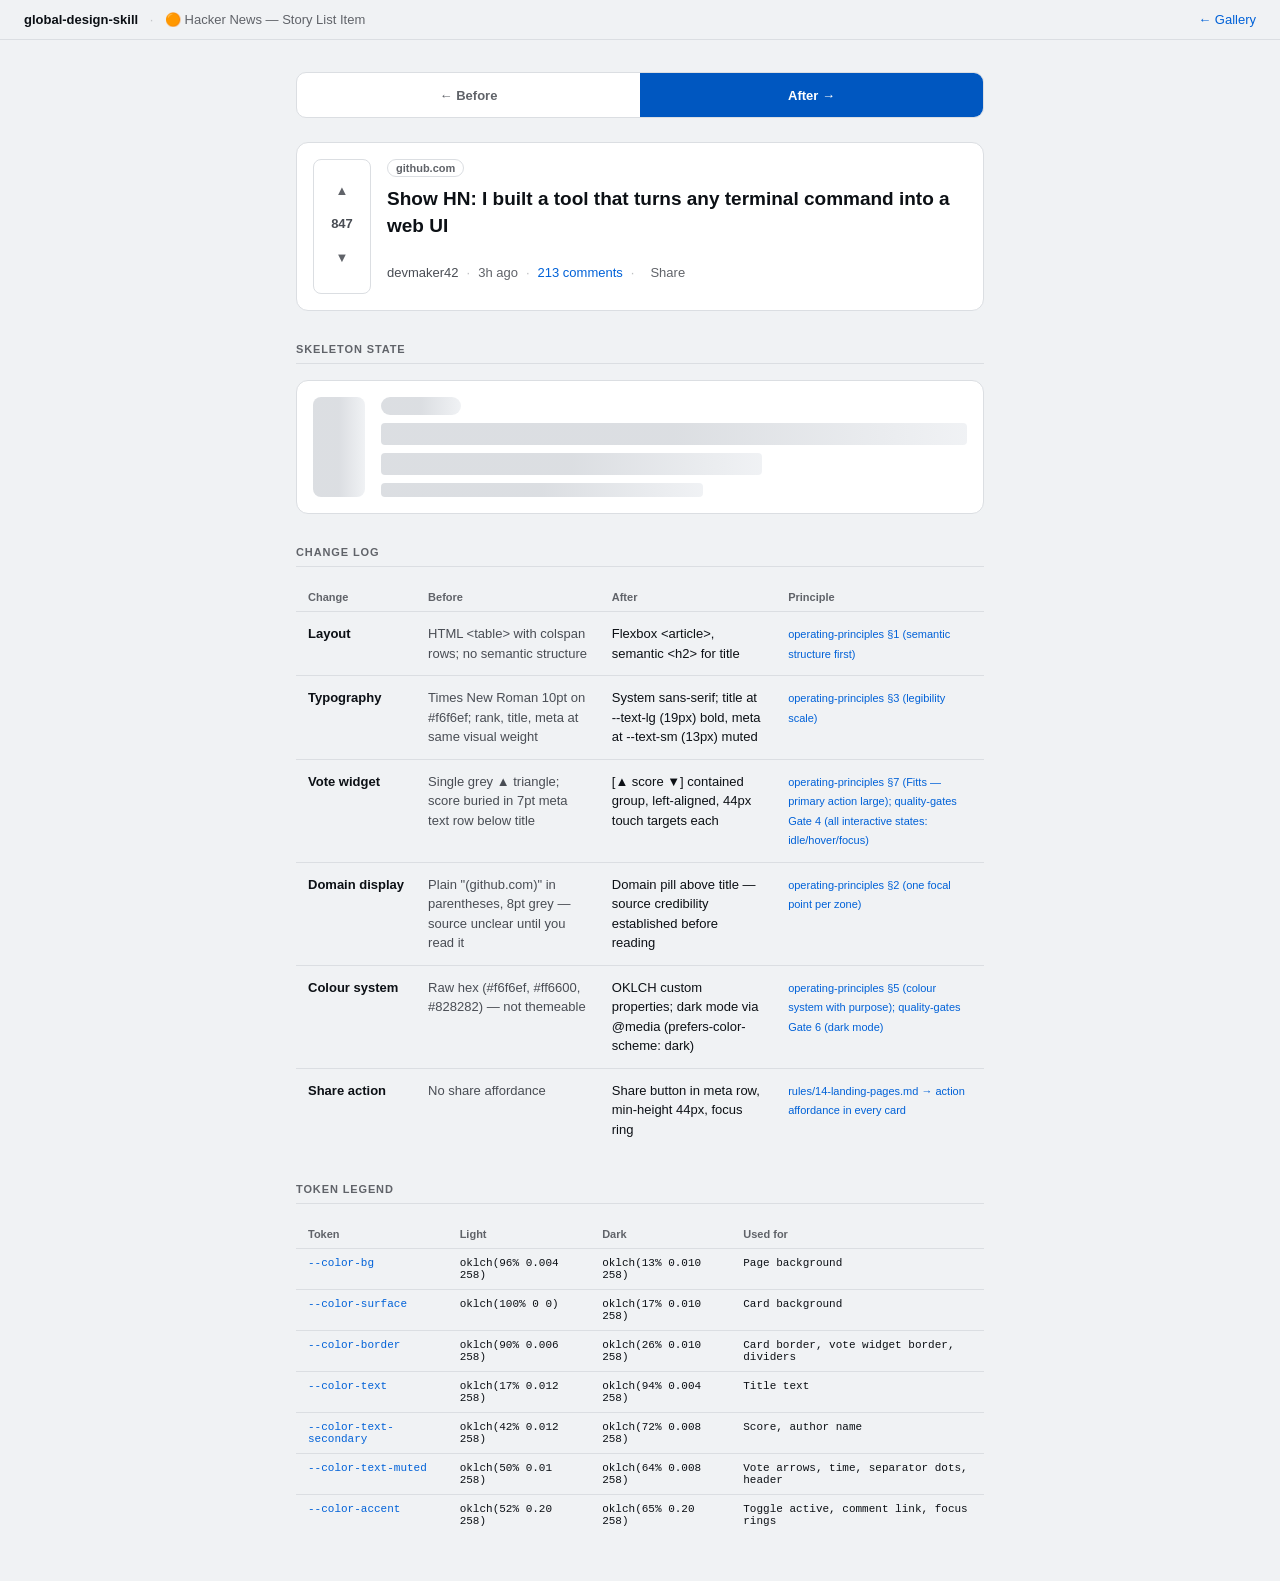
<file: demo/hacker-news.html>
<!DOCTYPE html>
<html lang="en">
<head>
  <meta charset="UTF-8">
  <meta name="viewport" content="width=device-width, initial-scale=1.0">
  <title>Hacker News Story Item — global-design-skill Demo</title>
  <style>
    /* ── Tokens ── */
    :root {
      --color-bg:             oklch(96% 0.004 258);
      --color-surface:        oklch(100% 0 0);
      --color-border:         oklch(90% 0.006 258);
      --color-text:           oklch(17% 0.012 258);
      --color-text-secondary: oklch(42% 0.012 258);
      --color-text-muted:     oklch(50% 0.01 258);
      --color-accent:         oklch(52% 0.20 258);
      --color-accent-hover:   oklch(45% 0.21 258);
      --color-accent-solid:   oklch(48% 0.18 258);
      --space-1: 4px;  --space-2: 8px;  --space-3: 12px; --space-4: 16px;
      --space-5: 20px; --space-6: 24px; --space-8: 32px; --space-10: 40px;
      --text-xs: 11px; --text-sm: 13px; --text-base: 15px;
      --text-md: 17px; --text-lg: 19px;
      --ease-out: cubic-bezier(0.16, 1, 0.3, 1);
      --t-fast: 140ms; --t-base: 210ms;
    }
    @media (prefers-color-scheme: dark) {
      :root {
        --color-bg:             oklch(13% 0.010 258);
        --color-surface:        oklch(17% 0.010 258);
        --color-border:         oklch(26% 0.010 258);
        --color-text:           oklch(94% 0.004 258);
        --color-text-secondary: oklch(72% 0.008 258);
        --color-text-muted:     oklch(64% 0.008 258);
        --color-accent:         oklch(65% 0.20 258);
        --color-accent-hover:   oklch(72% 0.20 258);
        --color-accent-solid:   oklch(52% 0.20 258);
      }
    }

    /* ── Reset ── */
    *, *::before, *::after { box-sizing: border-box; margin: 0; padding: 0; }
    body {
      font-family: -apple-system, BlinkMacSystemFont, 'Segoe UI', sans-serif;
      font-size: var(--text-base);
      background: var(--color-bg);
      color: var(--color-text);
      min-height: 100dvh;
    }
    a { color: inherit; text-decoration: none; }
    button { border: none; background: none; cursor: pointer; font: inherit; }

    /* ── Page chrome ── */
    .page-header {
      padding: var(--space-3) var(--space-6);
      border-bottom: 1px solid var(--color-border);
      display: flex; align-items: center; justify-content: space-between;
      font-size: var(--text-sm); color: var(--color-text-muted);
    }
    .page-header-site { font-weight: 700; color: var(--color-text); }
    .page-header-back { color: var(--color-accent); }
    .page-header-back:hover { text-decoration: underline; }
    .content { max-width: 720px; margin: 0 auto; padding: var(--space-8) var(--space-4); }

    /* ── Toggle bar ── */
    .toggle-bar {
      display: flex; border: 1px solid var(--color-border); border-radius: 10px;
      overflow: hidden; margin-bottom: var(--space-6); background: var(--color-surface);
    }
    .toggle-btn {
      flex: 1; padding: var(--space-3) var(--space-4); font-size: var(--text-sm);
      font-weight: 600; color: var(--color-text-muted); cursor: pointer; min-height: 44px;
      transition: background var(--t-fast) var(--ease-out), color var(--t-fast) var(--ease-out);
    }
    .toggle-btn.active { background: var(--color-accent-solid); color: oklch(100% 0 0); }
    .toggle-btn:focus-visible { outline: 2px solid var(--color-accent); outline-offset: -2px; }

    /* ── Component wrapper ── */
    .component-wrapper { position: relative; margin-bottom: var(--space-8); }
    .component-state {
      transition: opacity 200ms cubic-bezier(0.16,1,0.3,1),
                  transform 200ms cubic-bezier(0.16,1,0.3,1);
    }
    @media (prefers-reduced-motion: reduce) { .component-state { transition: none; } }

    /* ── BEFORE: faithful HN snapshot 2026-05-25 ── */
    .hn-before {
      font-family: 'Times New Roman', Times, serif;
      font-size: 10pt; background: #f6f6ef; border-top: 2px solid #ff6600; padding: 8px;
    }
    .hn-before-table { border-collapse: collapse; width: 100%; }
    .hn-before-table td { vertical-align: top; padding: 2px 4px; }
    .hn-before-rank { color: #828282; width: 22px; }
    .hn-before-arrow { color: #9a9a9a; font-size: 14px; width: 14px; cursor: pointer; }
    .hn-before-title a { color: #000; font-size: 10pt; }
    .hn-before-title a:visited { color: #828282; }
    .hn-before-domain { font-size: 8pt; color: #828282; }
    .hn-before-domain a { color: #828282; }
    .hn-before-sub { font-size: 7pt; color: #828282; }
    .hn-before-sub a { color: #828282; }
    .hn-before-user { color: #3c963c; }

    /* ── AFTER: redesigned card ── */
    .hn-card {
      display: flex; gap: var(--space-4);
      background: var(--color-surface); border: 1px solid var(--color-border);
      border-radius: 12px; padding: var(--space-4);
    }
    .hn-vote {
      display: flex; flex-direction: column; align-items: center; gap: var(--space-1);
      border: 1px solid var(--color-border); border-radius: 8px;
      padding: var(--space-2) var(--space-3); flex-shrink: 0;
    }
    .hn-vote-btn {
      width: 32px; height: 44px; display: flex; align-items: center; justify-content: center;
      border-radius: 6px; color: var(--color-text-muted); font-size: var(--text-sm);
      transition: background var(--t-fast) var(--ease-out), color var(--t-fast) var(--ease-out);
    }
    .hn-vote-btn:hover { background: oklch(from var(--color-accent) l c h / 0.1); color: var(--color-accent); }
    .hn-vote-btn:focus-visible { outline: 2px solid var(--color-accent); outline-offset: 1px; }
    .hn-score { font-size: var(--text-sm); font-weight: 700; color: var(--color-text-secondary); }
    .hn-body { flex: 1; min-width: 0; }
    .hn-meta-top { display: flex; align-items: center; gap: var(--space-2); margin-bottom: var(--space-2); }
    .hn-domain {
      font-size: var(--text-xs); font-weight: 600; color: var(--color-text-muted);
      border: 1px solid var(--color-border); border-radius: 999px; padding: 2px var(--space-2);
    }
    .hn-title { margin-bottom: var(--space-3); }
    .hn-title-link { font-size: var(--text-lg); font-weight: 600; color: var(--color-text); line-height: 1.35; }
    .hn-title-link:hover { color: var(--color-accent); }
    .hn-title-link:visited { color: var(--color-text-secondary); }
    .hn-meta {
      display: flex; align-items: center; flex-wrap: wrap;
      gap: var(--space-2); font-size: var(--text-sm); color: var(--color-text-muted);
    }
    .hn-meta-author { color: var(--color-text-secondary); font-weight: 500; }
    .hn-meta-dot { opacity: 0.4; }
    .hn-comments { color: var(--color-accent); }
    .hn-comments:hover { text-decoration: underline; }
    .hn-share-btn {
      color: var(--color-text-muted); font-size: var(--text-sm);
      padding: 2px var(--space-2); border-radius: 4px; min-height: 44px;
      display: inline-flex; align-items: center;
      transition: color var(--t-fast) var(--ease-out);
    }
    .hn-share-btn:hover { color: var(--color-accent); }
    .hn-share-btn:focus-visible { outline: 2px solid var(--color-accent); outline-offset: 1px; }

    /* ── Skeleton ── */
    .skeleton-card {
      display: flex; gap: var(--space-4);
      background: var(--color-surface); border: 1px solid var(--color-border);
      border-radius: 12px; padding: var(--space-4);
    }
    .skel {
      background: linear-gradient(90deg, var(--color-border) 25%, var(--color-bg) 50%, var(--color-border) 75%);
      background-size: 200% 100%; border-radius: 4px;
      animation: shimmer 1.5s linear infinite;
    }
    @keyframes shimmer { 0% { background-position: 200% 0; } 100% { background-position: -200% 0; } }
    @media (prefers-reduced-motion: reduce) { .skel { animation: none; background: var(--color-border); } }
    .skel-vote { width: 52px; border-radius: 8px; flex-shrink: 0; min-height: 80px; }
    .skel-body { flex: 1; display: flex; flex-direction: column; gap: var(--space-2); }
    .skel-pill { height: 18px; width: 80px; border-radius: 999px; }
    .skel-title { height: 22px; }
    .skel-title-short { height: 22px; width: 65%; }
    .skel-meta { height: 14px; width: 55%; }

    /* ── Section labels ── */
    .section-label {
      font-size: var(--text-xs); font-weight: 700; letter-spacing: 0.08em;
      text-transform: uppercase; color: var(--color-text-muted);
      margin-bottom: var(--space-4); margin-top: var(--space-8);
      padding-bottom: var(--space-2); border-bottom: 1px solid var(--color-border);
    }

    /* ── Change log ── */
    .changelog { width: 100%; border-collapse: collapse; font-size: var(--text-sm); margin-bottom: var(--space-8); }
    .changelog th {
      text-align: left; padding: var(--space-2) var(--space-3);
      font-size: var(--text-xs); font-weight: 700; color: var(--color-text-muted);
      border-bottom: 1px solid var(--color-border);
    }
    .changelog td {
      padding: var(--space-3); border-bottom: 1px solid var(--color-border);
      vertical-align: top; line-height: 1.5;
    }
    .changelog tr:last-child td { border-bottom: none; }
    .changelog td:first-child { font-weight: 600; white-space: nowrap; }
    .changelog .before { color: var(--color-text-secondary); }
    .changelog .after { color: var(--color-text); }
    .principle { font-size: var(--text-xs); color: var(--color-accent); }

    /* ── Token legend ── */
    .token-legend { width: 100%; border-collapse: collapse; font-size: var(--text-sm); }
    .token-legend th {
      text-align: left; padding: var(--space-2) var(--space-3);
      font-size: var(--text-xs); font-weight: 700; color: var(--color-text-muted);
      border-bottom: 1px solid var(--color-border);
    }
    .token-legend td {
      padding: var(--space-2) var(--space-3); border-bottom: 1px solid var(--color-border);
      vertical-align: top; font-family: 'Menlo', 'Consolas', monospace; font-size: var(--text-xs);
    }
    .token-legend tr:last-child td { border-bottom: none; }
    .token-name { color: var(--color-accent); }
      /* meta reference tables: contain on mobile, don't overflow the page */
    .changelog, .token-legend { display: block; overflow-x: auto; }
  </style>
</head>
<body>

<header class="page-header">
  <div>
    <span class="page-header-site">global-design-skill</span>
    <span style="margin:0 8px;opacity:0.3">·</span>
    <span>🟠 Hacker News — Story List Item</span>
  </div>
  <a href="index.html" class="page-header-back">← Gallery</a>
</header>

<main class="content">

  <div class="toggle-bar" role="group" aria-label="Before/After state toggle">
    <button class="toggle-btn" id="btn-before" aria-pressed="false" aria-label="Show original Hacker News design">← Before</button>
    <button class="toggle-btn active" id="btn-after" aria-pressed="true" aria-label="Show redesigned version">After →</button>
  </div>

  <div class="component-wrapper" id="component-wrapper">
    <div aria-live="polite" aria-atomic="true">

      <!-- AFTER (default) -->
      <div id="state-after" class="component-state">
        <article class="hn-card">
          <div class="hn-vote">
            <button class="hn-vote-btn" aria-label="Upvote this story">▲</button>
            <span class="hn-score">847</span>
            <button class="hn-vote-btn" aria-label="Downvote this story">▼</button>
          </div>
          <div class="hn-body">
            <div class="hn-meta-top">
              <span class="hn-domain">github.com</span>
            </div>
            <h2 class="hn-title">
              <a href="#" class="hn-title-link">Show HN: I built a tool that turns any terminal command into a web UI</a>
            </h2>
            <div class="hn-meta">
              <span class="hn-meta-author">devmaker42</span>
              <span class="hn-meta-dot">·</span>
              <span>3h ago</span>
              <span class="hn-meta-dot">·</span>
              <a href="#" class="hn-comments">213 comments</a>
              <span class="hn-meta-dot">·</span>
              <button class="hn-share-btn" aria-label="Share this story">Share</button>
            </div>
          </div>
        </article>
      </div>

      <!-- BEFORE -->
      <div id="state-before" class="component-state" hidden>
        <div class="hn-before">
          <table class="hn-before-table">
            <tbody>
              <tr>
                <td class="hn-before-rank">1.</td>
                <td class="hn-before-arrow">&#9650;</td>
                <td class="hn-before-title">
                  <a href="#">Show HN: I built a tool that turns any terminal command into a web UI</a>
                  <span class="hn-before-domain"> (<a href="#">github.com</a>)</span>
                </td>
              </tr>
              <tr>
                <td colspan="2"></td>
                <td class="hn-before-sub">
                  847 points by <a href="#" class="hn-before-user">devmaker42</a>
                  <a href="#"> 3 hours ago</a>
                  | <a href="#">hide</a>
                  | <a href="#">213&nbsp;comments</a>
                </td>
              </tr>
            </tbody>
          </table>
        </div>
      </div>

    </div>
  </div>

  <div class="section-label">Skeleton State</div>
  <div class="skeleton-card" aria-busy="true" aria-label="Loading Hacker News story item">
    <div class="skel skel-vote"></div>
    <div class="skel-body">
      <div class="skel skel-pill"></div>
      <div class="skel skel-title"></div>
      <div class="skel skel-title-short"></div>
      <div class="skel skel-meta"></div>
    </div>
  </div>

  <div class="section-label">Change Log</div>
  <table class="changelog">
    <thead>
      <tr><th>Change</th><th>Before</th><th>After</th><th>Principle</th></tr>
    </thead>
    <tbody>
      <tr>
        <td>Layout</td>
        <td class="before">HTML &lt;table&gt; with colspan rows; no semantic structure</td>
        <td class="after">Flexbox &lt;article&gt;, semantic &lt;h2&gt; for title</td>
        <td><span class="principle">operating-principles §1 (semantic structure first)</span></td>
      </tr>
      <tr>
        <td>Typography</td>
        <td class="before">Times New Roman 10pt on #f6f6ef; rank, title, meta at same visual weight</td>
        <td class="after">System sans-serif; title at --text-lg (19px) bold, meta at --text-sm (13px) muted</td>
        <td><span class="principle">operating-principles §3 (legibility scale)</span></td>
      </tr>
      <tr>
        <td>Vote widget</td>
        <td class="before">Single grey ▲ triangle; score buried in 7pt meta text row below title</td>
        <td class="after">[▲ score ▼] contained group, left-aligned, 44px touch targets each</td>
        <td><span class="principle">operating-principles §7 (Fitts — primary action large); quality-gates Gate 4 (all interactive states: idle/hover/focus)</span></td>
      </tr>
      <tr>
        <td>Domain display</td>
        <td class="before">Plain "(github.com)" in parentheses, 8pt grey — source unclear until you read it</td>
        <td class="after">Domain pill above title — source credibility established before reading</td>
        <td><span class="principle">operating-principles §2 (one focal point per zone)</span></td>
      </tr>
      <tr>
        <td>Colour system</td>
        <td class="before">Raw hex (#f6f6ef, #ff6600, #828282) — not themeable</td>
        <td class="after">OKLCH custom properties; dark mode via @media (prefers-color-scheme: dark)</td>
        <td><span class="principle">operating-principles §5 (colour system with purpose); quality-gates Gate 6 (dark mode)</span></td>
      </tr>
      <tr>
        <td>Share action</td>
        <td class="before">No share affordance</td>
        <td class="after">Share button in meta row, min-height 44px, focus ring</td>
        <td><span class="principle">rules/14-landing-pages.md → action affordance in every card</span></td>
      </tr>
    </tbody>
  </table>

  <div class="section-label">Token Legend</div>
  <table class="token-legend">
    <thead>
      <tr><th>Token</th><th>Light</th><th>Dark</th><th>Used for</th></tr>
    </thead>
    <tbody>
      <tr><td class="token-name">--color-bg</td><td>oklch(96% 0.004 258)</td><td>oklch(13% 0.010 258)</td><td>Page background</td></tr>
      <tr><td class="token-name">--color-surface</td><td>oklch(100% 0 0)</td><td>oklch(17% 0.010 258)</td><td>Card background</td></tr>
      <tr><td class="token-name">--color-border</td><td>oklch(90% 0.006 258)</td><td>oklch(26% 0.010 258)</td><td>Card border, vote widget border, dividers</td></tr>
      <tr><td class="token-name">--color-text</td><td>oklch(17% 0.012 258)</td><td>oklch(94% 0.004 258)</td><td>Title text</td></tr>
      <tr><td class="token-name">--color-text-secondary</td><td>oklch(42% 0.012 258)</td><td>oklch(72% 0.008 258)</td><td>Score, author name</td></tr>
      <tr><td class="token-name">--color-text-muted</td><td>oklch(50% 0.01 258)</td><td>oklch(64% 0.008 258)</td><td>Vote arrows, time, separator dots, header</td></tr>
      <tr><td class="token-name">--color-accent</td><td>oklch(52% 0.20 258)</td><td>oklch(65% 0.20 258)</td><td>Toggle active, comment link, focus rings</td></tr>
    </tbody>
  </table>

</main>

<script>
  const wrapper   = document.getElementById('component-wrapper');
  const afterEl   = document.getElementById('state-after');
  const beforeEl  = document.getElementById('state-before');
  const btnBefore = document.getElementById('btn-before');
  const btnAfter  = document.getElementById('btn-after');
  const reduced   = window.matchMedia('(prefers-reduced-motion: reduce)').matches;
  let current = 'after';

  function measureHeights() {
    afterEl.hidden = false; beforeEl.hidden = false;
    afterEl.style.visibility = 'hidden'; beforeEl.style.visibility = 'hidden';
    const afterH  = afterEl.getBoundingClientRect().height;
    const beforeH = beforeEl.getBoundingClientRect().height;
    afterEl.style.visibility = ''; beforeEl.style.visibility = '';
    wrapper.style.minHeight = Math.max(afterH, beforeH) + 'px';
    beforeEl.hidden = true;
  }

  function switchTo(target) {
    if (target === current) return;
    current = target;
    const showEl = target === 'after' ? afterEl : beforeEl;
    const hideEl = target === 'after' ? beforeEl : afterEl;
    btnBefore.classList.toggle('active', target === 'before');
    btnAfter.classList.toggle('active',  target === 'after');
    btnBefore.setAttribute('aria-pressed', target === 'before');
    btnAfter.setAttribute('aria-pressed',  target === 'after');
    if (reduced) { hideEl.hidden = true; showEl.hidden = false; return; }
    hideEl.style.opacity = '0'; hideEl.style.transform = 'translateY(4px)';
    setTimeout(() => { hideEl.hidden = true; hideEl.style.opacity = ''; hideEl.style.transform = ''; }, 200);
    showEl.hidden = false; showEl.style.opacity = '0'; showEl.style.transform = 'translateY(4px)';
    requestAnimationFrame(() => requestAnimationFrame(() => {
      showEl.style.transition = 'opacity 200ms cubic-bezier(0.16,1,0.3,1), transform 200ms cubic-bezier(0.16,1,0.3,1)';
      showEl.style.opacity = '1'; showEl.style.transform = 'translateY(0)';
      setTimeout(() => { showEl.style.transition = ''; }, 220);
    }));
  }

  window.addEventListener('DOMContentLoaded', () => {
    measureHeights();
    let _rzT; window.addEventListener('resize', () => { clearTimeout(_rzT); _rzT = setTimeout(measureHeights, 150); });
    btnBefore.addEventListener('click', () => switchTo('before'));
    btnAfter.addEventListener('click',  () => switchTo('after'));
    [btnBefore, btnAfter].forEach(btn =>
      btn.addEventListener('keydown', e => {
        if (e.key === ' ' || e.key === 'Enter') { e.preventDefault(); btn.click(); }
      })
    );
  });
</script>
</body>
</html>
</file>
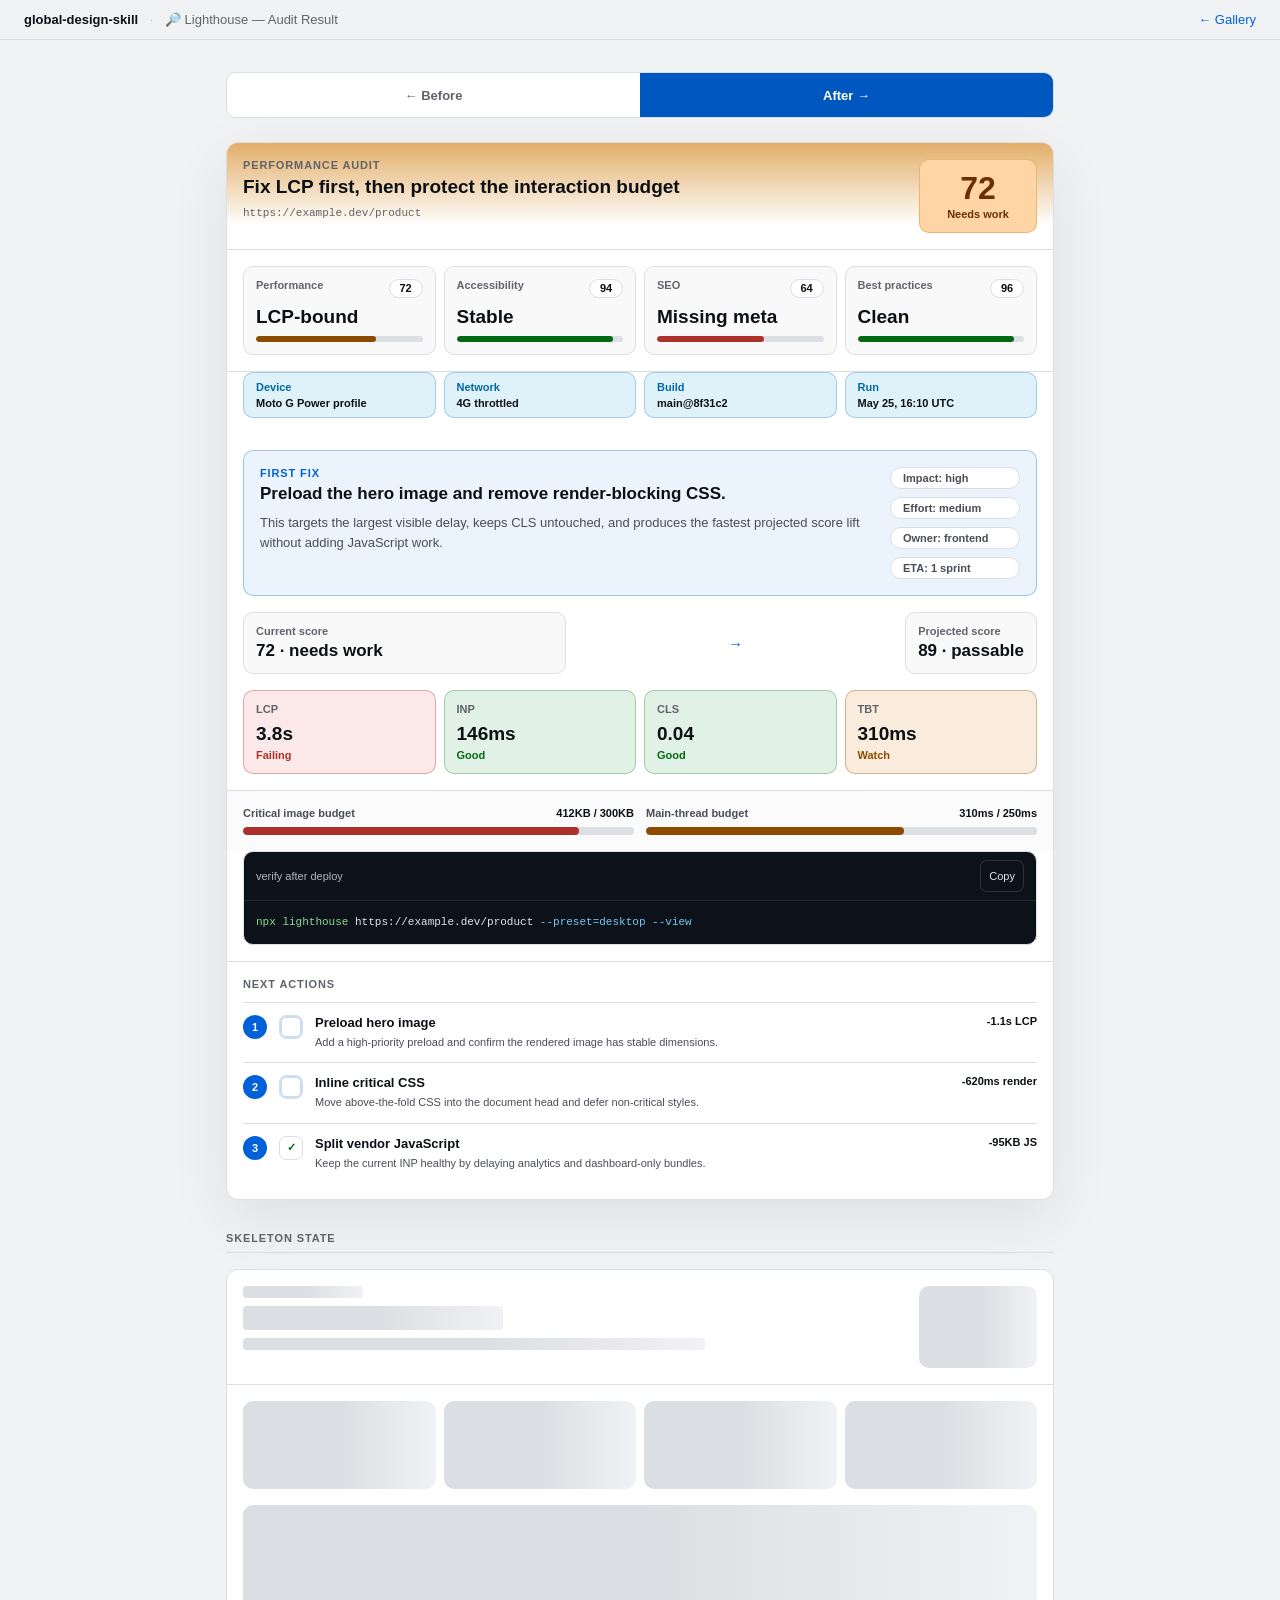
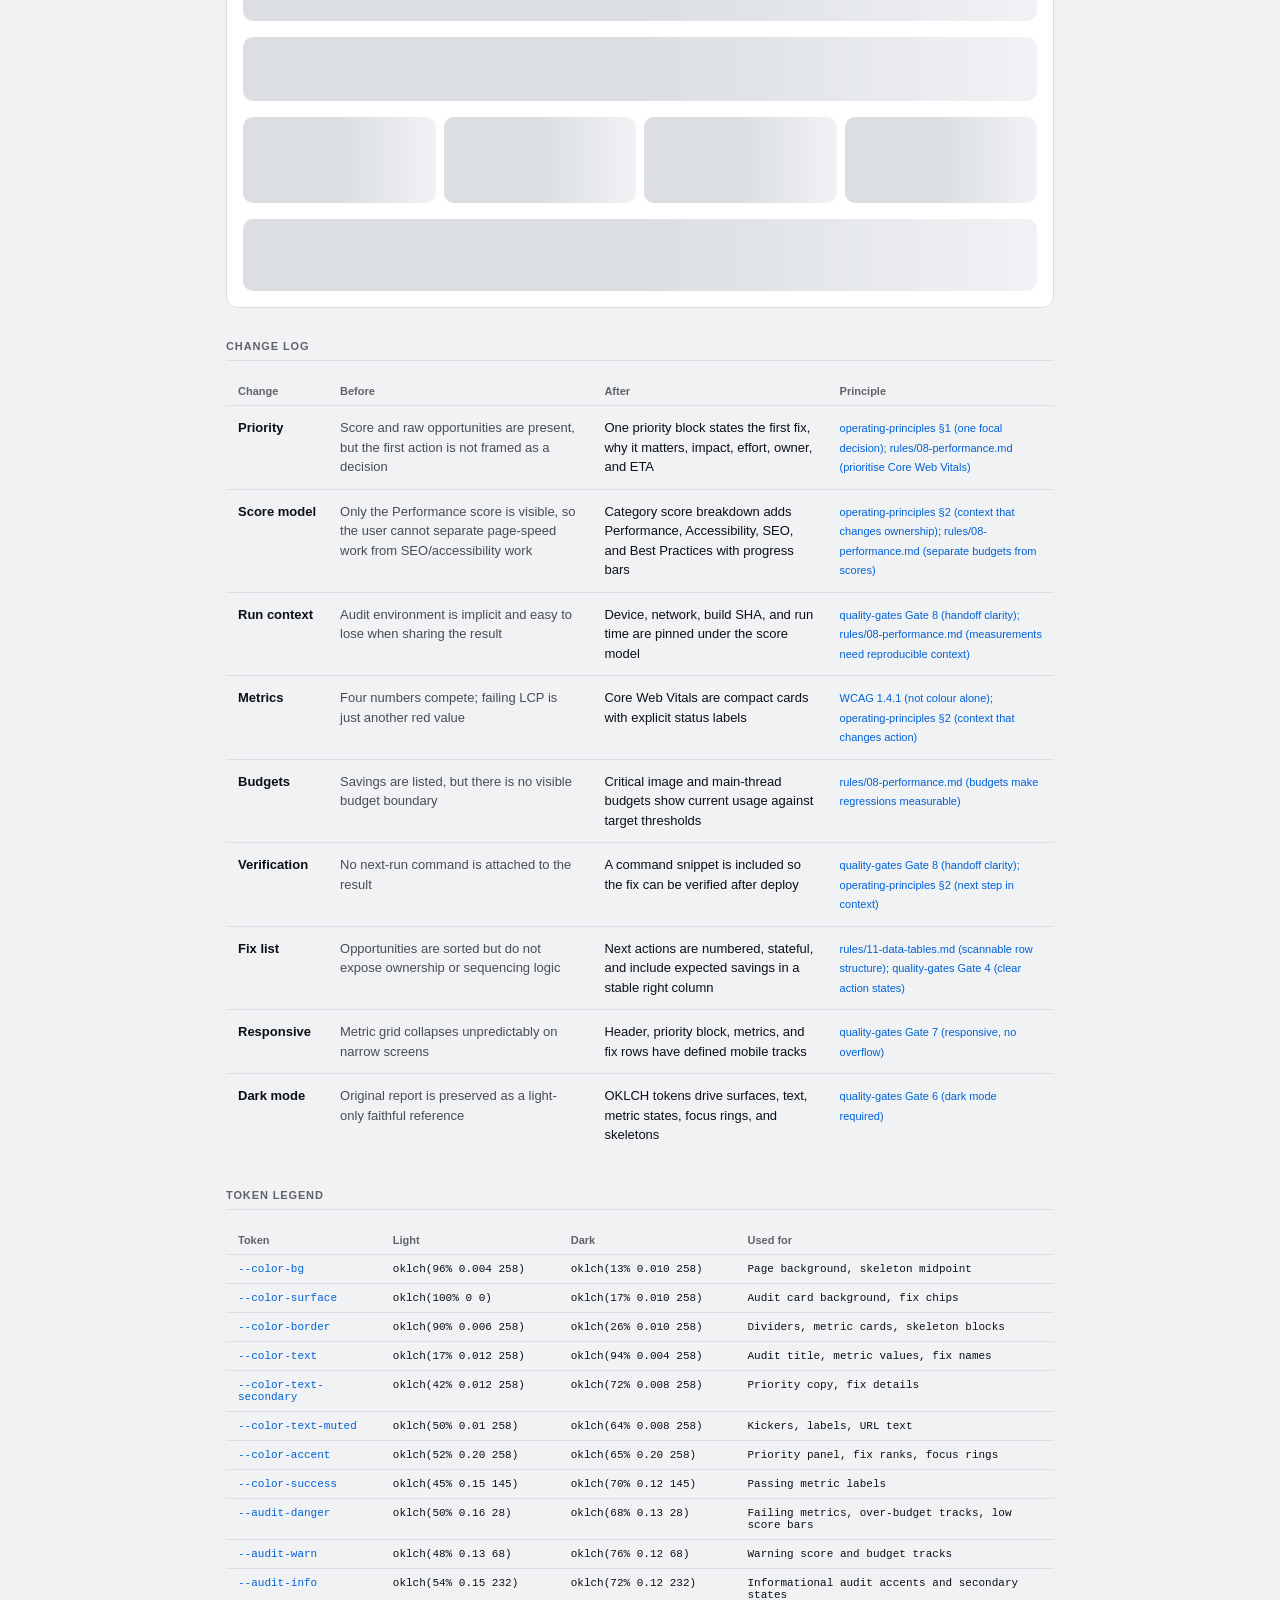
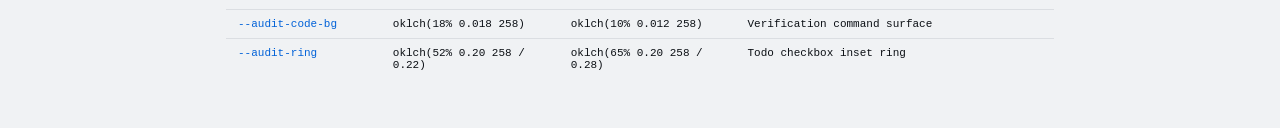
<file: demo/lighthouse-audit.html>
<!DOCTYPE html>
<html lang="en">
<head>
  <meta charset="UTF-8">
  <meta name="viewport" content="width=device-width, initial-scale=1.0">
  <title>Lighthouse Audit Result — global-design-skill Demo</title>
  <style>
    /* ── Tokens ── */
    :root {
      --color-bg:             oklch(96% 0.004 258);
      --color-surface:        oklch(100% 0 0);
      --color-border:         oklch(90% 0.006 258);
      --color-text:           oklch(17% 0.012 258);
      --color-text-secondary: oklch(42% 0.012 258);
      --color-text-muted:     oklch(50% 0.01 258);
      --color-accent:         oklch(52% 0.20 258);
      --color-accent-hover:   oklch(45% 0.21 258);
      --color-accent-solid:   oklch(48% 0.18 258);
      --color-success:        oklch(45% 0.15 145);
      --color-success-bg:     oklch(56% 0.17 145 / 0.12);
      --audit-danger:         oklch(50% 0.16 28);
      --audit-danger-bg:      oklch(60% 0.17 28 / 0.12);
      --audit-warn:           oklch(48% 0.13 68);
      --audit-warn-bg:        oklch(70% 0.14 68 / 0.16);
      --audit-info:           oklch(48% 0.16 232);
      --audit-info-bg:        oklch(64% 0.14 232 / 0.12);
      --audit-code-bg:        oklch(18% 0.018 258);
      --audit-ring:           oklch(52% 0.20 258 / 0.22);
      --space-1: 4px;  --space-2: 8px;  --space-3: 12px; --space-4: 16px;
      --space-5: 20px; --space-6: 24px; --space-8: 32px; --space-10: 40px;
      --text-xs: 11px; --text-sm: 13px; --text-base: 15px;
      --text-md: 17px; --text-lg: 19px;
      --ease-out: cubic-bezier(0.16, 1, 0.3, 1);
      --t-fast: 140ms; --t-base: 210ms;
    }
    @media (prefers-color-scheme: dark) {
      :root {
        --color-bg:             oklch(13% 0.010 258);
        --color-surface:        oklch(17% 0.010 258);
        --color-border:         oklch(26% 0.010 258);
        --color-text:           oklch(94% 0.004 258);
        --color-text-secondary: oklch(72% 0.008 258);
        --color-text-muted:     oklch(64% 0.008 258);
        --color-accent:         oklch(65% 0.20 258);
        --color-accent-hover:   oklch(72% 0.20 258);
        --color-accent-solid:   oklch(52% 0.20 258);
        --color-success:        oklch(70% 0.12 145);
        --color-success-bg:     oklch(56% 0.17 145 / 0.15);
        --audit-danger:         oklch(68% 0.13 28);
        --audit-danger-bg:      oklch(55% 0.14 28 / 0.16);
        --audit-warn:           oklch(76% 0.12 68);
        --audit-warn-bg:        oklch(66% 0.12 68 / 0.16);
        --audit-info:           oklch(72% 0.12 232);
        --audit-info-bg:        oklch(62% 0.13 232 / 0.15);
        --audit-code-bg:        oklch(10% 0.012 258);
        --audit-ring:           oklch(65% 0.20 258 / 0.28);
      }
    }
    *, *::before, *::after { box-sizing: border-box; margin: 0; padding: 0; }
    body { font-family: -apple-system, BlinkMacSystemFont, 'Segoe UI', sans-serif; font-size: var(--text-base); background: var(--color-bg); color: var(--color-text); min-height: 100dvh; }
    a { color: inherit; text-decoration: none; }
    button { border: none; background: none; cursor: pointer; font: inherit; }
    .page-header { padding: var(--space-3) var(--space-6); border-bottom: 1px solid var(--color-border); display: flex; align-items: center; justify-content: space-between; gap: var(--space-3); flex-wrap: wrap; font-size: var(--text-sm); color: var(--color-text-muted); }
    .page-header > div { min-width: 0; }
    .page-header-site { font-weight: 700; color: var(--color-text); }
    .page-header-back { color: var(--color-accent); }
    .page-header-back:hover { text-decoration: underline; }
    .content { max-width: 860px; margin: 0 auto; padding: var(--space-8) var(--space-4); }
    .toggle-bar { display: flex; border: 1px solid var(--color-border); border-radius: 10px; overflow: hidden; margin-bottom: var(--space-6); background: var(--color-surface); }
    .toggle-btn { flex: 1; padding: var(--space-3) var(--space-4); font-size: var(--text-sm); font-weight: 600; color: var(--color-text-muted); min-height: 44px; transition: background var(--t-fast) var(--ease-out), color var(--t-fast) var(--ease-out); }
    .toggle-btn.active { background: var(--color-accent-solid); color: oklch(100% 0 0); }
    .toggle-btn:focus-visible { outline: 2px solid var(--color-accent); outline-offset: -2px; }
    .component-wrapper { position: relative; margin-bottom: var(--space-8); }
    .component-state { transition: opacity 200ms cubic-bezier(0.16,1,0.3,1), transform 200ms cubic-bezier(0.16,1,0.3,1); }
    @media (prefers-reduced-motion: reduce) { .component-state { transition: none; } }

    /* ── BEFORE: raw Lighthouse-style report card ── */
    .lh-before { background: #fff; color: #202124; border: 1px solid #dadce0; border-radius: 8px; font-family: Roboto, Arial, sans-serif; overflow: hidden; }
    .lh-before-head { padding: 18px 20px; border-bottom: 1px solid #e8eaed; display: flex; align-items: center; justify-content: space-between; gap: 16px; }
    .lh-before-title { font-size: 20px; font-weight: 500; }
    .lh-before-url { font-size: 12px; color: #5f6368; margin-top: 4px; }
    .lh-before-score { width: 88px; height: 88px; border-radius: 999px; border: 7px solid #f9ab00; display: flex; align-items: center; justify-content: center; font-size: 28px; font-weight: 500; color: #b06000; flex-shrink: 0; }
    .lh-before-metrics { display: grid; grid-template-columns: repeat(4, 1fr); gap: 1px; background: #e8eaed; }
    .lh-before-metric { background: #fff; padding: 14px 12px; }
    .lh-before-label { font-size: 12px; color: #5f6368; }
    .lh-before-value { margin-top: 6px; font-size: 22px; color: #d93025; }
    .lh-before-value.ok { color: #188038; }
    .lh-before-opps { padding: 16px 20px 18px; }
    .lh-before-opps h3 { font-size: 15px; font-weight: 500; margin-bottom: 10px; }
    .lh-before-row { display: grid; grid-template-columns: 1fr auto; gap: 12px; padding: 10px 0; border-top: 1px solid #e8eaed; font-size: 13px; }
    .lh-before-row span:last-child { color: #d93025; white-space: nowrap; }

    /* ── AFTER: action-oriented audit result ── */
    .audit-card { background: var(--color-surface); border: 1px solid var(--color-border); border-radius: 12px; overflow: hidden; box-shadow: 0 18px 60px oklch(17% 0.012 258 / 0.08); }
    .audit-header { padding: var(--space-4); display: grid; grid-template-columns: 1fr auto; gap: var(--space-4); border-bottom: 1px solid var(--color-border); background:
      linear-gradient(180deg, oklch(from var(--audit-warn-bg) l c h / 0.7), transparent 78%); }
    .audit-kicker { font-size: var(--text-xs); font-weight: 800; letter-spacing: 0.08em; text-transform: uppercase; color: var(--color-text-muted); margin-bottom: var(--space-1); }
    .audit-title { font-size: var(--text-lg); line-height: 1.25; font-weight: 780; color: var(--color-text); }
    .audit-url { margin-top: var(--space-2); font-size: var(--text-xs); color: var(--color-text-muted); font-family: Menlo, Consolas, monospace; overflow-wrap: anywhere; }
    .audit-score { min-width: 118px; border-radius: 10px; border: 1px solid oklch(70% 0.14 68 / 0.45); background: oklch(90% 0.08 68); color: oklch(38% 0.12 68); padding: var(--space-3); text-align: center; }
    .audit-score-value { display: block; font-size: 32px; line-height: 1; font-weight: 850; }
    .audit-score-label { display: block; margin-top: var(--space-1); font-size: var(--text-xs); font-weight: 800; }
    .score-breakdown { display: grid; grid-template-columns: repeat(4, 1fr); gap: var(--space-2); padding: var(--space-4); border-bottom: 1px solid var(--color-border); }
    .score-chip { border: 1px solid var(--color-border); border-radius: 10px; padding: var(--space-3); background: oklch(from var(--color-surface) calc(l - 0.018) c h); }
    .score-chip-label { display: grid; grid-template-columns: minmax(0, 1fr) auto; align-items: start; gap: var(--space-2); }
    .score-category { min-width: 0; color: var(--color-text-muted); font-size: var(--text-xs); font-weight: 820; line-height: 1.25; overflow-wrap: anywhere; }
    .score-number { min-width: 34px; text-align: center; border: 1px solid var(--color-border); border-radius: 999px; padding: 2px var(--space-2); background: var(--color-surface); color: var(--color-text); font-size: var(--text-xs); font-weight: 850; line-height: 1.2; }
    .score-chip-value { margin-top: var(--space-2); font-size: var(--text-lg); font-weight: 850; color: var(--color-text); }
    .score-bar { margin-top: var(--space-2); height: 6px; border-radius: 999px; background: var(--color-border); overflow: hidden; }
    .score-bar span { display: block; height: 100%; border-radius: inherit; }
    .score-warn .score-bar span { width: 72%; background: var(--audit-warn); }
    .score-good .score-bar span { width: 94%; background: var(--color-success); }
    .score-bad .score-bar span { width: 64%; background: var(--audit-danger); }
    .env-strip { display: grid; grid-template-columns: repeat(4, 1fr); gap: var(--space-2); padding: 0 var(--space-4) var(--space-4); }
    .env-item { border: 1px solid oklch(from var(--audit-info) l c h / 0.28); background: var(--audit-info-bg); border-radius: 10px; padding: var(--space-2) var(--space-3); }
    .env-label { font-size: var(--text-xs); font-weight: 800; color: var(--audit-info); }
    .env-value { margin-top: var(--space-1); font-size: var(--text-xs); font-weight: 760; color: var(--color-text); }
    .audit-priority { margin: var(--space-4); border: 1px solid oklch(from var(--color-accent) l c h / 0.32); background: oklch(from var(--color-accent) l c h / 0.08); border-radius: 10px; padding: var(--space-4); display: grid; grid-template-columns: 1fr auto; gap: var(--space-4); align-items: start; }
    .priority-label { font-size: var(--text-xs); font-weight: 800; text-transform: uppercase; letter-spacing: 0.08em; color: var(--color-accent); margin-bottom: var(--space-1); }
    .priority-title { font-size: var(--text-md); font-weight: 760; line-height: 1.3; color: var(--color-text); }
    .priority-copy { margin-top: var(--space-2); color: var(--color-text-secondary); font-size: var(--text-sm); line-height: 1.55; }
    .priority-impact { display: flex; flex-direction: column; gap: var(--space-2); min-width: 130px; }
    .impact-chip { border: 1px solid var(--color-border); border-radius: 999px; padding: var(--space-1) var(--space-3); font-size: var(--text-xs); font-weight: 760; color: var(--color-text-secondary); background: var(--color-surface); white-space: nowrap; }
    .projection-panel { margin: 0 var(--space-4) var(--space-4); display: grid; grid-template-columns: 1fr 1fr auto; gap: var(--space-2); }
    .projection-card { border: 1px solid var(--color-border); border-radius: 10px; padding: var(--space-3); background: oklch(from var(--color-surface) calc(l - 0.018) c h); }
    .projection-label { font-size: var(--text-xs); font-weight: 780; color: var(--color-text-muted); }
    .projection-value { margin-top: var(--space-1); font-size: var(--text-md); font-weight: 850; color: var(--color-text); }
    .projection-arrow { display: flex; align-items: center; justify-content: center; min-width: 42px; color: var(--color-accent); font-weight: 900; }
    .metric-grid { display: grid; grid-template-columns: repeat(4, 1fr); gap: var(--space-2); padding: 0 var(--space-4) var(--space-4); }
    .metric-card { border: 1px solid var(--color-border); border-radius: 10px; padding: var(--space-3); background: oklch(from var(--color-surface) calc(l - 0.02) c h); }
    .metric-card.is-bad { border-color: oklch(from var(--audit-danger) l c h / 0.35); background: var(--audit-danger-bg); }
    .metric-card.is-warn { border-color: oklch(from var(--audit-warn) l c h / 0.35); background: var(--audit-warn-bg); }
    .metric-card.is-good { border-color: oklch(from var(--color-success) l c h / 0.28); background: var(--color-success-bg); }
    .metric-name { font-size: var(--text-xs); font-weight: 800; color: var(--color-text-muted); }
    .metric-value { margin-top: var(--space-2); font-size: var(--text-lg); font-weight: 820; color: var(--color-text); }
    .metric-status { margin-top: var(--space-1); font-size: var(--text-xs); font-weight: 750; }
    .status-bad { color: var(--audit-danger); }
    .status-warn { color: var(--audit-warn); }
    .status-good { color: var(--color-success); }
    .budget-panel { padding: var(--space-4); border-top: 1px solid var(--color-border); display: grid; grid-template-columns: 1fr 1fr; gap: var(--space-3); background: oklch(from var(--color-surface) calc(l - 0.012) c h); }
    .budget-item { display: grid; grid-template-columns: 1fr auto; gap: var(--space-2); align-items: center; }
    .budget-label { font-size: var(--text-xs); font-weight: 800; color: var(--color-text-secondary); }
    .budget-value { font-size: var(--text-xs); font-weight: 850; color: var(--color-text); }
    .budget-track { grid-column: 1 / -1; height: 8px; border-radius: 999px; background: var(--color-border); overflow: hidden; }
    .budget-track span { display: block; height: 100%; border-radius: inherit; }
    .budget-over span { width: 86%; background: var(--audit-danger); }
    .budget-watch span { width: 66%; background: var(--audit-warn); }
    .audit-shell { margin: 0 var(--space-4) var(--space-4); border: 1px solid var(--color-border); border-radius: 10px; overflow: hidden; background: var(--audit-code-bg); color: oklch(92% 0.010 258); }
    .shell-head { padding: var(--space-2) var(--space-3); border-bottom: 1px solid oklch(100% 0 0 / 0.10); display: flex; align-items: center; justify-content: space-between; gap: var(--space-3); font-size: var(--text-xs); color: oklch(78% 0.020 258); }
    .shell-copy { min-height: 32px; border: 1px solid oklch(100% 0 0 / 0.14); border-radius: 7px; padding: 0 var(--space-2); color: oklch(92% 0.010 258); }
    .shell-copy:hover { background: oklch(100% 0 0 / 0.08); }
    .shell-copy:focus-visible { outline: 2px solid var(--color-accent); outline-offset: 2px; }
    .shell-code { display: block; padding: var(--space-3); overflow-x: auto; font-family: Menlo, Consolas, monospace; font-size: var(--text-xs); line-height: 1.7; white-space: nowrap; }
    .shell-code .cmd { color: oklch(82% 0.13 145); }
    .shell-code .arg { color: oklch(80% 0.10 232); }
    .fix-list { border-top: 1px solid var(--color-border); padding: var(--space-4); }
    .fix-title { font-size: var(--text-xs); font-weight: 800; letter-spacing: 0.08em; text-transform: uppercase; color: var(--color-text-muted); margin-bottom: var(--space-3); }
    .fix-row { display: grid; grid-template-columns: auto auto 1fr auto; gap: var(--space-3); align-items: start; padding: var(--space-3) 0; border-top: 1px solid var(--color-border); }
    .fix-row:first-of-type { border-top: none; padding-top: 0; }
    .fix-rank { width: 24px; height: 24px; border-radius: 999px; background: var(--color-accent); color: oklch(100% 0 0); display: flex; align-items: center; justify-content: center; font-size: var(--text-xs); font-weight: 850; }
    .fix-check { width: 24px; height: 24px; border-radius: 7px; border: 1px solid var(--color-border); background: var(--color-surface); color: var(--color-success); display: flex; align-items: center; justify-content: center; font-size: var(--text-xs); font-weight: 900; }
    .fix-check.todo { color: transparent; box-shadow: inset 0 0 0 2px var(--audit-ring); }
    .fix-name { font-size: var(--text-sm); font-weight: 750; color: var(--color-text); }
    .fix-detail { margin-top: var(--space-1); color: var(--color-text-secondary); font-size: var(--text-xs); line-height: 1.5; }
    .fix-saving { color: var(--color-text); font-size: var(--text-xs); font-weight: 800; white-space: nowrap; }
    @media (max-width: 720px) {
      .audit-header, .audit-priority { grid-template-columns: 1fr; }
      .audit-score { text-align: left; }
      .priority-impact { flex-direction: row; flex-wrap: wrap; }
      .score-breakdown, .env-strip, .metric-grid, .budget-panel { grid-template-columns: repeat(2, 1fr); }
      .projection-panel { grid-template-columns: 1fr; }
      .projection-arrow { justify-content: flex-start; min-height: 28px; }
    }
    @media (max-width: 460px) {
      .page-header { padding-inline: var(--space-4); }
      .lh-before-head { align-items: flex-start; flex-direction: column; }
      .lh-before-metrics, .metric-grid { grid-template-columns: 1fr; }
      .score-breakdown, .env-strip, .lh-before-metrics, .metric-grid, .budget-panel { grid-template-columns: 1fr; }
      .fix-row { grid-template-columns: auto auto 1fr; }
      .fix-saving { grid-column: 3; }
    }

    /* ── Skeleton ── */
    .skeleton-card { background: var(--color-surface); border: 1px solid var(--color-border); border-radius: 12px; overflow: hidden; }
    .sk-header { padding: var(--space-4); display: grid; grid-template-columns: 1fr 118px; gap: var(--space-4); border-bottom: 1px solid var(--color-border); }
    .sk-stack { display: flex; flex-direction: column; gap: var(--space-2); }
    .skel { background: linear-gradient(90deg, var(--color-border) 25%, var(--color-bg) 50%, var(--color-border) 75%); background-size: 200% 100%; border-radius: 4px; animation: shimmer 1.5s linear infinite; }
    @keyframes shimmer { 0% { background-position: 200% 0; } 100% { background-position: -200% 0; } }
    @media (prefers-reduced-motion: reduce) { .skel { animation: none; background: var(--color-border); } }
    .sk-kicker { height: 12px; width: 120px; }
    .sk-title { height: 24px; width: 260px; max-width: 100%; }
    .sk-url { height: 12px; width: 70%; }
    .sk-score { height: 82px; border-radius: 10px; }
    .sk-breakdown { display: grid; grid-template-columns: repeat(4, 1fr); gap: var(--space-2); padding: var(--space-4); }
    .sk-chip { height: 88px; border-radius: 10px; }
    .sk-priority { margin: 0 var(--space-4) var(--space-4); height: 116px; border-radius: 10px; }
    .sk-projection { margin: 0 var(--space-4) var(--space-4); height: 64px; border-radius: 10px; }
    .sk-metrics { display: grid; grid-template-columns: repeat(4, 1fr); gap: var(--space-2); padding: 0 var(--space-4) var(--space-4); }
    .sk-metric { height: 86px; border-radius: 10px; }
    .sk-budget { margin: 0 var(--space-4) var(--space-4); height: 72px; border-radius: 10px; }
    @media (max-width: 720px) { .sk-header { grid-template-columns: 1fr; } .sk-breakdown, .sk-metrics { grid-template-columns: repeat(2, 1fr); } }
    @media (max-width: 460px) { .sk-breakdown, .sk-metrics { grid-template-columns: 1fr; } }

    .section-label { font-size: var(--text-xs); font-weight: 700; letter-spacing: 0.08em; text-transform: uppercase; color: var(--color-text-muted); margin-bottom: var(--space-4); margin-top: var(--space-8); padding-bottom: var(--space-2); border-bottom: 1px solid var(--color-border); }
    .changelog { display: block; overflow-x: auto; max-width: 100%; width: 100%; border-collapse: collapse; font-size: var(--text-sm); margin-bottom: var(--space-8); }
    .changelog th { text-align: left; padding: var(--space-2) var(--space-3); font-size: var(--text-xs); font-weight: 700; color: var(--color-text-muted); border-bottom: 1px solid var(--color-border); }
    .changelog td { padding: var(--space-3); border-bottom: 1px solid var(--color-border); vertical-align: top; line-height: 1.5; }
    .changelog tr:last-child td { border-bottom: none; }
    .changelog td:first-child { font-weight: 600; white-space: nowrap; }
    .changelog .before { color: var(--color-text-secondary); }
    .changelog .after  { color: var(--color-text); }
    .principle { font-size: var(--text-xs); color: var(--color-accent); }
    .token-legend { display: block; overflow-x: auto; max-width: 100%; width: 100%; border-collapse: collapse; font-size: var(--text-sm); }
    .token-legend th { text-align: left; padding: var(--space-2) var(--space-3); font-size: var(--text-xs); font-weight: 700; color: var(--color-text-muted); border-bottom: 1px solid var(--color-border); }
    .token-legend td { padding: var(--space-2) var(--space-3); border-bottom: 1px solid var(--color-border); vertical-align: top; font-family: Menlo, Consolas, monospace; font-size: var(--text-xs); }
    .token-legend tr:last-child td { border-bottom: none; }
    .token-name { color: var(--color-accent); }
      /* meta reference tables: contain on mobile, don't overflow the page */
    .changelog, .token-legend { display: block; overflow-x: auto; }
  </style>
</head>
<body>

<header class="page-header">
  <div>
    <span class="page-header-site">global-design-skill</span>
    <span style="margin:0 8px;opacity:0.3">·</span>
    <span>🔎 Lighthouse — Audit Result</span>
  </div>
  <a href="index.html" class="page-header-back">← Gallery</a>
</header>

<main class="content">
  <div class="toggle-bar" role="group" aria-label="Before/After state toggle">
    <button class="toggle-btn" id="btn-before" aria-pressed="false" aria-label="Show original Lighthouse audit report">← Before</button>
    <button class="toggle-btn active" id="btn-after" aria-pressed="true" aria-label="Show redesigned version">After →</button>
  </div>

  <div class="component-wrapper" id="component-wrapper">
    <div aria-live="polite" aria-atomic="true">
      <div id="state-after" class="component-state">
        <section class="audit-card" aria-label="Lighthouse performance audit action summary">
          <div class="audit-header">
            <div>
              <div class="audit-kicker">Performance audit</div>
              <h2 class="audit-title">Fix LCP first, then protect the interaction budget</h2>
              <p class="audit-url">https://example.dev/product</p>
            </div>
            <div class="audit-score" aria-label="Performance score 72, needs attention">
              <span class="audit-score-value">72</span>
              <span class="audit-score-label">Needs work</span>
            </div>
          </div>

          <div class="score-breakdown" aria-label="Lighthouse category score breakdown">
            <div class="score-chip score-warn">
              <div class="score-chip-label"><span class="score-category">Performance</span><span class="score-number">72</span></div>
              <div class="score-chip-value">LCP-bound</div>
              <div class="score-bar"><span></span></div>
            </div>
            <div class="score-chip score-good">
              <div class="score-chip-label"><span class="score-category">Accessibility</span><span class="score-number">94</span></div>
              <div class="score-chip-value">Stable</div>
              <div class="score-bar"><span></span></div>
            </div>
            <div class="score-chip score-bad">
              <div class="score-chip-label"><span class="score-category">SEO</span><span class="score-number">64</span></div>
              <div class="score-chip-value">Missing meta</div>
              <div class="score-bar"><span></span></div>
            </div>
            <div class="score-chip score-good">
              <div class="score-chip-label"><span class="score-category">Best practices</span><span class="score-number">96</span></div>
              <div class="score-chip-value">Clean</div>
              <div class="score-bar"><span></span></div>
            </div>
          </div>

          <div class="env-strip" aria-label="Audit environment">
            <div class="env-item"><div class="env-label">Device</div><div class="env-value">Moto G Power profile</div></div>
            <div class="env-item"><div class="env-label">Network</div><div class="env-value">4G throttled</div></div>
            <div class="env-item"><div class="env-label">Build</div><div class="env-value">main@8f31c2</div></div>
            <div class="env-item"><div class="env-label">Run</div><div class="env-value">May 25, 16:10 UTC</div></div>
          </div>

          <div class="audit-priority">
            <div>
              <div class="priority-label">First fix</div>
              <h3 class="priority-title">Preload the hero image and remove render-blocking CSS.</h3>
              <p class="priority-copy">This targets the largest visible delay, keeps CLS untouched, and produces the fastest projected score lift without adding JavaScript work.</p>
            </div>
            <div class="priority-impact" aria-label="Impact and effort">
              <span class="impact-chip">Impact: high</span>
              <span class="impact-chip">Effort: medium</span>
              <span class="impact-chip">Owner: frontend</span>
              <span class="impact-chip">ETA: 1 sprint</span>
            </div>
          </div>

          <div class="projection-panel" aria-label="Projected audit improvement after fixes">
            <div class="projection-card">
              <div class="projection-label">Current score</div>
              <div class="projection-value">72 · needs work</div>
            </div>
            <div class="projection-arrow" aria-hidden="true">→</div>
            <div class="projection-card">
              <div class="projection-label">Projected score</div>
              <div class="projection-value">89 · passable</div>
            </div>
          </div>

          <div class="metric-grid" aria-label="Core Web Vitals">
            <div class="metric-card is-bad"><div class="metric-name">LCP</div><div class="metric-value">3.8s</div><div class="metric-status status-bad">Failing</div></div>
            <div class="metric-card is-good"><div class="metric-name">INP</div><div class="metric-value">146ms</div><div class="metric-status status-good">Good</div></div>
            <div class="metric-card is-good"><div class="metric-name">CLS</div><div class="metric-value">0.04</div><div class="metric-status status-good">Good</div></div>
            <div class="metric-card is-warn"><div class="metric-name">TBT</div><div class="metric-value">310ms</div><div class="metric-status status-warn">Watch</div></div>
          </div>

          <div class="budget-panel" aria-label="Performance budgets">
            <div class="budget-item">
              <span class="budget-label">Critical image budget</span>
              <span class="budget-value">412KB / 300KB</span>
              <div class="budget-track budget-over"><span></span></div>
            </div>
            <div class="budget-item">
              <span class="budget-label">Main-thread budget</span>
              <span class="budget-value">310ms / 250ms</span>
              <div class="budget-track budget-watch"><span></span></div>
            </div>
          </div>

          <div class="audit-shell" aria-label="Verification command">
            <div class="shell-head">
              <span>verify after deploy</span>
              <button class="shell-copy" aria-label="Copy Lighthouse command">Copy</button>
            </div>
            <code class="shell-code"><span class="cmd">npx lighthouse</span> https://example.dev/product <span class="arg">--preset=desktop --view</span></code>
          </div>

          <div class="fix-list">
            <div class="fix-title">Next actions</div>
            <div class="fix-row">
              <span class="fix-rank">1</span>
              <span class="fix-check todo" aria-label="Not started">✓</span>
              <div><div class="fix-name">Preload hero image</div><div class="fix-detail">Add a high-priority preload and confirm the rendered image has stable dimensions.</div></div>
              <span class="fix-saving">-1.1s LCP</span>
            </div>
            <div class="fix-row">
              <span class="fix-rank">2</span>
              <span class="fix-check todo" aria-label="Not started">✓</span>
              <div><div class="fix-name">Inline critical CSS</div><div class="fix-detail">Move above-the-fold CSS into the document head and defer non-critical styles.</div></div>
              <span class="fix-saving">-620ms render</span>
            </div>
            <div class="fix-row">
              <span class="fix-rank">3</span>
              <span class="fix-check" aria-label="Already covered">✓</span>
              <div><div class="fix-name">Split vendor JavaScript</div><div class="fix-detail">Keep the current INP healthy by delaying analytics and dashboard-only bundles.</div></div>
              <span class="fix-saving">-95KB JS</span>
            </div>
          </div>
        </section>
      </div>

      <div id="state-before" class="component-state" hidden>
        <section class="lh-before" aria-label="Original Lighthouse performance report">
          <div class="lh-before-head">
            <div>
              <h2 class="lh-before-title">Performance</h2>
              <div class="lh-before-url">https://example.dev/product</div>
            </div>
            <div class="lh-before-score" aria-label="Performance score 72">72</div>
          </div>
          <div class="lh-before-metrics">
            <div class="lh-before-metric"><div class="lh-before-label">Largest Contentful Paint</div><div class="lh-before-value">3.8 s</div></div>
            <div class="lh-before-metric"><div class="lh-before-label">Total Blocking Time</div><div class="lh-before-value">310 ms</div></div>
            <div class="lh-before-metric"><div class="lh-before-label">Cumulative Layout Shift</div><div class="lh-before-value ok">0.04</div></div>
            <div class="lh-before-metric"><div class="lh-before-label">Speed Index</div><div class="lh-before-value">4.9 s</div></div>
          </div>
          <div class="lh-before-opps">
            <h3>Opportunities</h3>
            <div class="lh-before-row"><span>Preload Largest Contentful Paint image</span><span>1,100 ms</span></div>
            <div class="lh-before-row"><span>Eliminate render-blocking resources</span><span>620 ms</span></div>
            <div class="lh-before-row"><span>Reduce unused JavaScript</span><span>95 KiB</span></div>
          </div>
        </section>
      </div>
    </div>
  </div>

  <div class="section-label">Skeleton State</div>
  <div class="skeleton-card" aria-busy="true" aria-label="Loading Lighthouse audit result">
    <div class="sk-header">
      <div class="sk-stack">
        <div class="skel sk-kicker"></div>
        <div class="skel sk-title"></div>
        <div class="skel sk-url"></div>
      </div>
      <div class="skel sk-score"></div>
    </div>
    <div class="sk-breakdown">
      <div class="skel sk-chip"></div><div class="skel sk-chip"></div><div class="skel sk-chip"></div><div class="skel sk-chip"></div>
    </div>
    <div class="skel sk-priority"></div>
    <div class="skel sk-projection"></div>
    <div class="sk-metrics">
      <div class="skel sk-metric"></div><div class="skel sk-metric"></div><div class="skel sk-metric"></div><div class="skel sk-metric"></div>
    </div>
    <div class="skel sk-budget"></div>
  </div>

  <div class="section-label">Change Log</div>
  <table class="changelog">
    <thead><tr><th>Change</th><th>Before</th><th>After</th><th>Principle</th></tr></thead>
    <tbody>
      <tr>
        <td>Priority</td>
        <td class="before">Score and raw opportunities are present, but the first action is not framed as a decision</td>
        <td class="after">One priority block states the first fix, why it matters, impact, effort, owner, and ETA</td>
        <td><span class="principle">operating-principles §1 (one focal decision); rules/08-performance.md (prioritise Core Web Vitals)</span></td>
      </tr>
      <tr>
        <td>Score model</td>
        <td class="before">Only the Performance score is visible, so the user cannot separate page-speed work from SEO/accessibility work</td>
        <td class="after">Category score breakdown adds Performance, Accessibility, SEO, and Best Practices with progress bars</td>
        <td><span class="principle">operating-principles §2 (context that changes ownership); rules/08-performance.md (separate budgets from scores)</span></td>
      </tr>
      <tr>
        <td>Run context</td>
        <td class="before">Audit environment is implicit and easy to lose when sharing the result</td>
        <td class="after">Device, network, build SHA, and run time are pinned under the score model</td>
        <td><span class="principle">quality-gates Gate 8 (handoff clarity); rules/08-performance.md (measurements need reproducible context)</span></td>
      </tr>
      <tr>
        <td>Metrics</td>
        <td class="before">Four numbers compete; failing LCP is just another red value</td>
        <td class="after">Core Web Vitals are compact cards with explicit status labels</td>
        <td><span class="principle">WCAG 1.4.1 (not colour alone); operating-principles §2 (context that changes action)</span></td>
      </tr>
      <tr>
        <td>Budgets</td>
        <td class="before">Savings are listed, but there is no visible budget boundary</td>
        <td class="after">Critical image and main-thread budgets show current usage against target thresholds</td>
        <td><span class="principle">rules/08-performance.md (budgets make regressions measurable)</span></td>
      </tr>
      <tr>
        <td>Verification</td>
        <td class="before">No next-run command is attached to the result</td>
        <td class="after">A command snippet is included so the fix can be verified after deploy</td>
        <td><span class="principle">quality-gates Gate 8 (handoff clarity); operating-principles §2 (next step in context)</span></td>
      </tr>
      <tr>
        <td>Fix list</td>
        <td class="before">Opportunities are sorted but do not expose ownership or sequencing logic</td>
        <td class="after">Next actions are numbered, stateful, and include expected savings in a stable right column</td>
        <td><span class="principle">rules/11-data-tables.md (scannable row structure); quality-gates Gate 4 (clear action states)</span></td>
      </tr>
      <tr>
        <td>Responsive</td>
        <td class="before">Metric grid collapses unpredictably on narrow screens</td>
        <td class="after">Header, priority block, metrics, and fix rows have defined mobile tracks</td>
        <td><span class="principle">quality-gates Gate 7 (responsive, no overflow)</span></td>
      </tr>
      <tr>
        <td>Dark mode</td>
        <td class="before">Original report is preserved as a light-only faithful reference</td>
        <td class="after">OKLCH tokens drive surfaces, text, metric states, focus rings, and skeletons</td>
        <td><span class="principle">quality-gates Gate 6 (dark mode required)</span></td>
      </tr>
    </tbody>
  </table>

  <div class="section-label">Token Legend</div>
  <table class="token-legend">
    <thead><tr><th>Token</th><th>Light</th><th>Dark</th><th>Used for</th></tr></thead>
    <tbody>
      <tr><td class="token-name">--color-bg</td><td>oklch(96% 0.004 258)</td><td>oklch(13% 0.010 258)</td><td>Page background, skeleton midpoint</td></tr>
      <tr><td class="token-name">--color-surface</td><td>oklch(100% 0 0)</td><td>oklch(17% 0.010 258)</td><td>Audit card background, fix chips</td></tr>
      <tr><td class="token-name">--color-border</td><td>oklch(90% 0.006 258)</td><td>oklch(26% 0.010 258)</td><td>Dividers, metric cards, skeleton blocks</td></tr>
      <tr><td class="token-name">--color-text</td><td>oklch(17% 0.012 258)</td><td>oklch(94% 0.004 258)</td><td>Audit title, metric values, fix names</td></tr>
      <tr><td class="token-name">--color-text-secondary</td><td>oklch(42% 0.012 258)</td><td>oklch(72% 0.008 258)</td><td>Priority copy, fix details</td></tr>
      <tr><td class="token-name">--color-text-muted</td><td>oklch(50% 0.01 258)</td><td>oklch(64% 0.008 258)</td><td>Kickers, labels, URL text</td></tr>
      <tr><td class="token-name">--color-accent</td><td>oklch(52% 0.20 258)</td><td>oklch(65% 0.20 258)</td><td>Priority panel, fix ranks, focus rings</td></tr>
      <tr><td class="token-name">--color-success</td><td>oklch(45% 0.15 145)</td><td>oklch(70% 0.12 145)</td><td>Passing metric labels</td></tr>
      <tr><td class="token-name">--audit-danger</td><td>oklch(50% 0.16 28)</td><td>oklch(68% 0.13 28)</td><td>Failing metrics, over-budget tracks, low score bars</td></tr>
      <tr><td class="token-name">--audit-warn</td><td>oklch(48% 0.13 68)</td><td>oklch(76% 0.12 68)</td><td>Warning score and budget tracks</td></tr>
      <tr><td class="token-name">--audit-info</td><td>oklch(54% 0.15 232)</td><td>oklch(72% 0.12 232)</td><td>Informational audit accents and secondary states</td></tr>
      <tr><td class="token-name">--audit-code-bg</td><td>oklch(18% 0.018 258)</td><td>oklch(10% 0.012 258)</td><td>Verification command surface</td></tr>
      <tr><td class="token-name">--audit-ring</td><td>oklch(52% 0.20 258 / 0.22)</td><td>oklch(65% 0.20 258 / 0.28)</td><td>Todo checkbox inset ring</td></tr>
    </tbody>
  </table>
</main>

<script>
  const wrapper   = document.getElementById('component-wrapper');
  const afterEl   = document.getElementById('state-after');
  const beforeEl  = document.getElementById('state-before');
  const btnBefore = document.getElementById('btn-before');
  const btnAfter  = document.getElementById('btn-after');
  const reduced   = window.matchMedia('(prefers-reduced-motion: reduce)').matches;
  let current = 'after';

  function measureHeights() {
    afterEl.hidden = false; beforeEl.hidden = false;
    afterEl.style.visibility = 'hidden'; beforeEl.style.visibility = 'hidden';
    const afterH  = afterEl.getBoundingClientRect().height;
    const beforeH = beforeEl.getBoundingClientRect().height;
    afterEl.style.visibility = ''; beforeEl.style.visibility = '';
    wrapper.style.minHeight = Math.max(afterH, beforeH) + 'px';
    beforeEl.hidden = true;
  }

  function switchTo(target) {
    if (target === current) return;
    current = target;
    const showEl = target === 'after' ? afterEl : beforeEl;
    const hideEl = target === 'after' ? beforeEl : afterEl;
    btnBefore.classList.toggle('active', target === 'before');
    btnAfter.classList.toggle('active',  target === 'after');
    btnBefore.setAttribute('aria-pressed', target === 'before');
    btnAfter.setAttribute('aria-pressed',  target === 'after');
    if (reduced) { hideEl.hidden = true; showEl.hidden = false; return; }
    hideEl.style.opacity = '0'; hideEl.style.transform = 'translateY(4px)';
    setTimeout(() => { hideEl.hidden = true; hideEl.style.opacity = ''; hideEl.style.transform = ''; }, 200);
    showEl.hidden = false; showEl.style.opacity = '0'; showEl.style.transform = 'translateY(4px)';
    requestAnimationFrame(() => requestAnimationFrame(() => {
      showEl.style.transition = 'opacity 200ms cubic-bezier(0.16,1,0.3,1), transform 200ms cubic-bezier(0.16,1,0.3,1)';
      showEl.style.opacity = '1'; showEl.style.transform = 'translateY(0)';
      setTimeout(() => { showEl.style.transition = ''; }, 220);
    }));
  }

  window.addEventListener('DOMContentLoaded', () => {
    measureHeights();
    let _rzT; window.addEventListener('resize', () => { clearTimeout(_rzT); _rzT = setTimeout(measureHeights, 150); });
    btnBefore.addEventListener('click', () => switchTo('before'));
    btnAfter.addEventListener('click',  () => switchTo('after'));
    [btnBefore, btnAfter].forEach(btn =>
      btn.addEventListener('keydown', e => {
        if (e.key === ' ' || e.key === 'Enter') { e.preventDefault(); btn.click(); }
      })
    );
  });
</script>
</body>
</html>
</file>
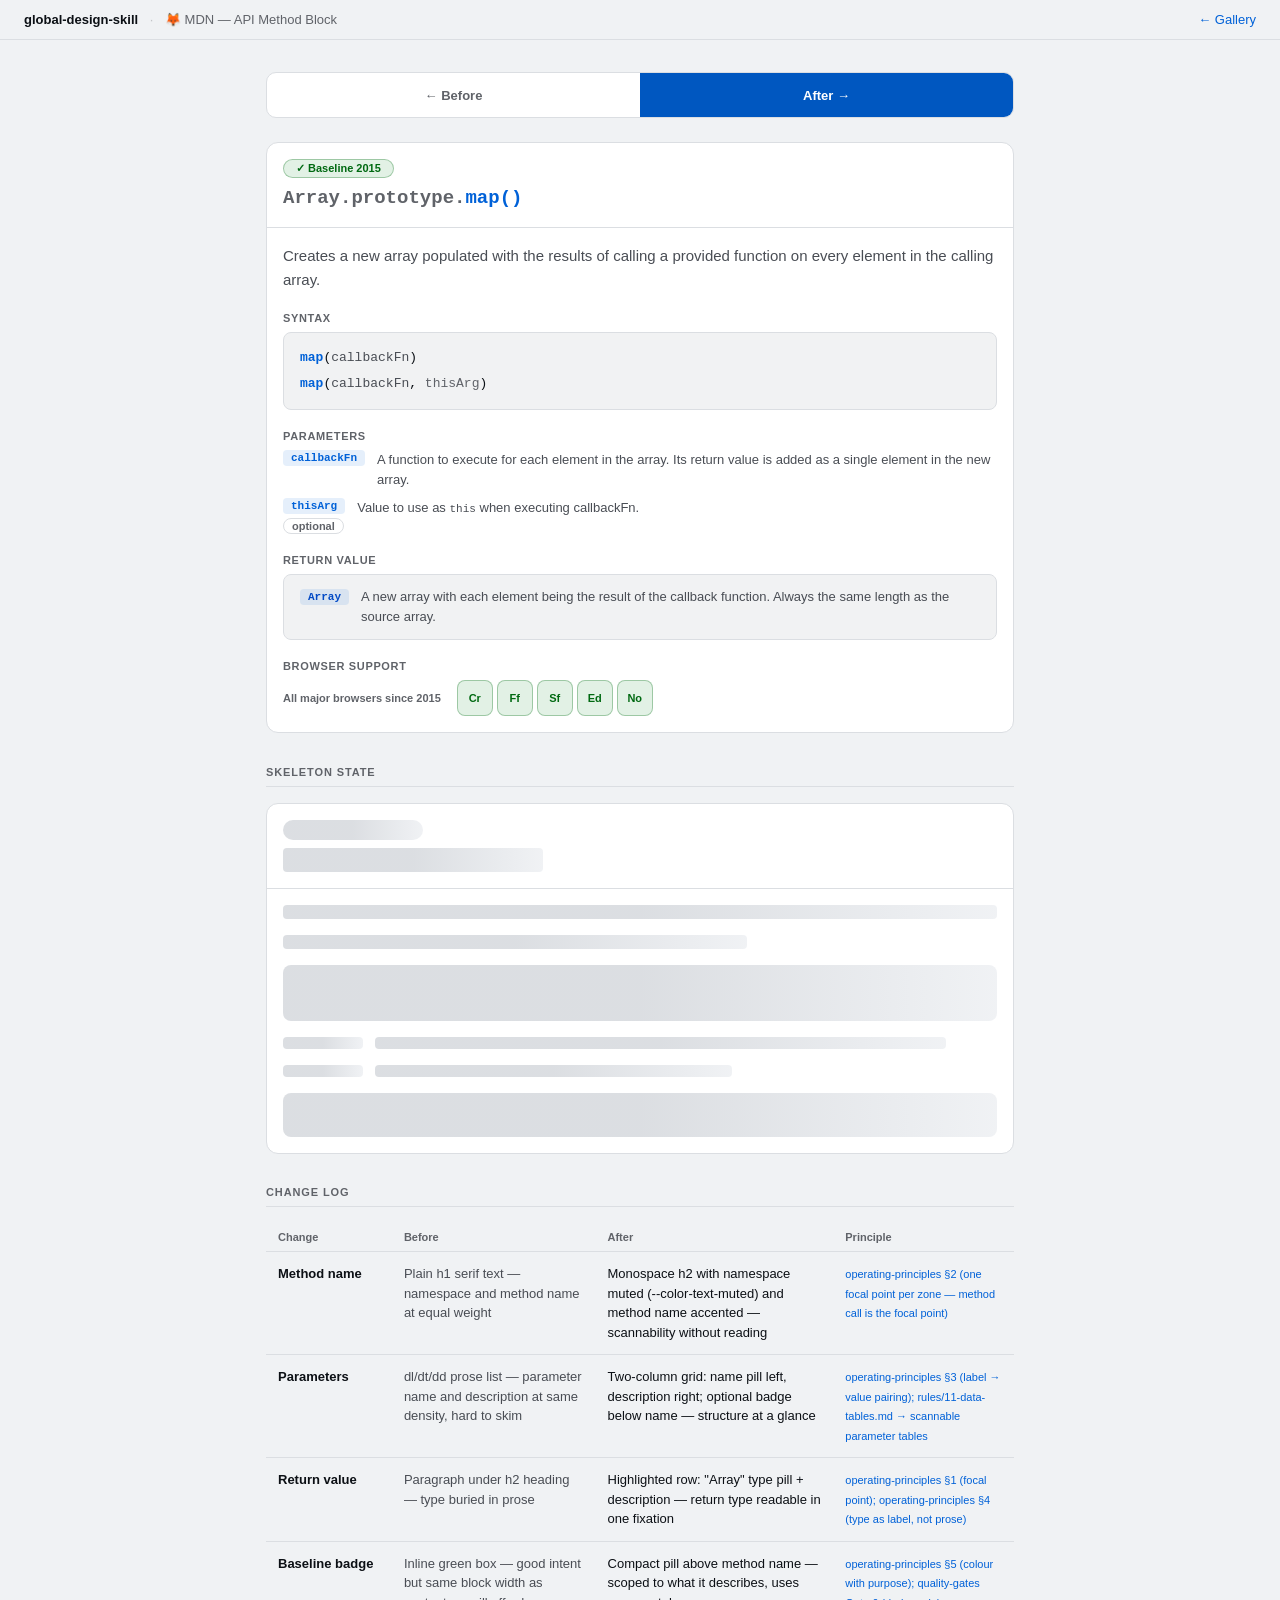
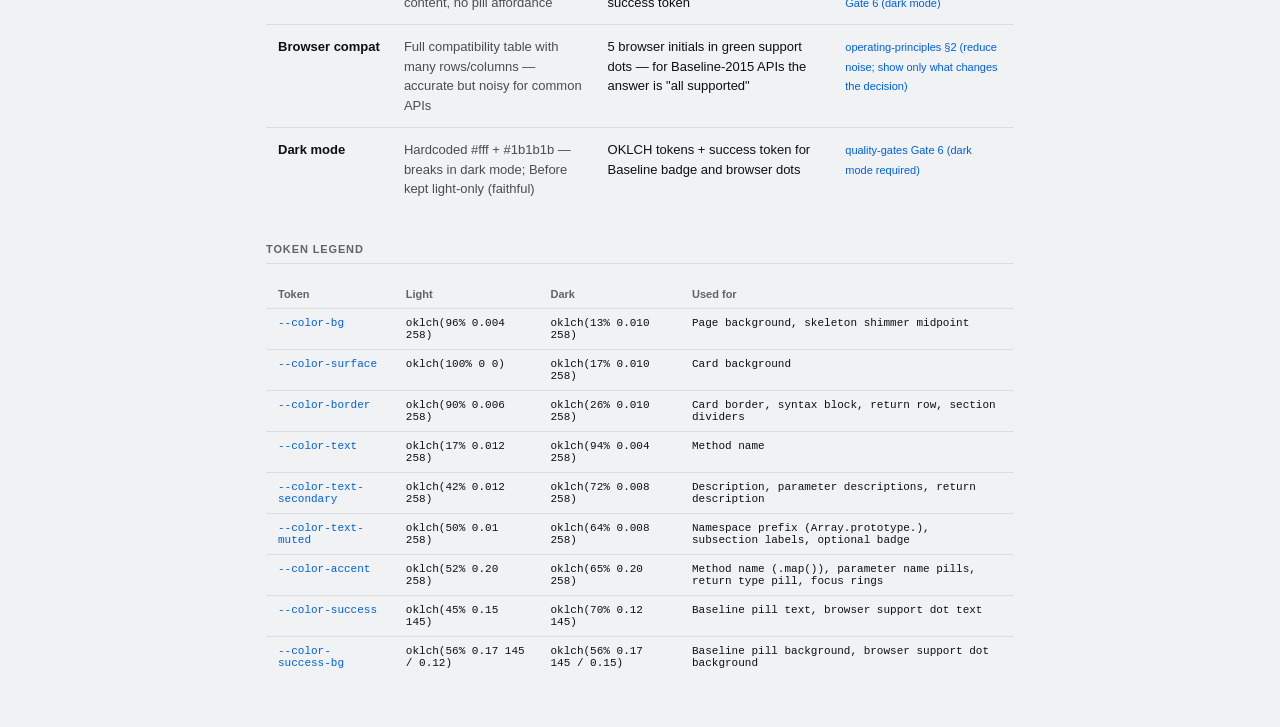
<file: demo/mdn-api.html>
<!DOCTYPE html>
<html lang="en">
<head>
  <meta charset="UTF-8">
  <meta name="viewport" content="width=device-width, initial-scale=1.0">
  <title>MDN API Block — global-design-skill Demo</title>
  <style>
    /* ── Tokens ── */
    :root {
      --color-bg:             oklch(96% 0.004 258);
      --color-surface:        oklch(100% 0 0);
      --color-border:         oklch(90% 0.006 258);
      --color-text:           oklch(17% 0.012 258);
      --color-text-secondary: oklch(42% 0.012 258);
      --color-text-muted:     oklch(50% 0.01 258);
      --color-accent:         oklch(52% 0.20 258);
      --color-accent-hover:   oklch(45% 0.21 258);
      --color-accent-solid:   oklch(48% 0.18 258);
      --color-success:        oklch(45% 0.15 145);
      --color-success-bg:     oklch(56% 0.17 145 / 0.12);
      --space-1: 4px;  --space-2: 8px;  --space-3: 12px; --space-4: 16px;
      --space-5: 20px; --space-6: 24px; --space-8: 32px; --space-10: 40px;
      --text-xs: 11px; --text-sm: 13px; --text-base: 15px;
      --text-md: 17px; --text-lg: 19px;
      --ease-out: cubic-bezier(0.16, 1, 0.3, 1);
      --t-fast: 140ms; --t-base: 210ms;
    }
    @media (prefers-color-scheme: dark) {
      :root {
        --color-bg:             oklch(13% 0.010 258);
        --color-surface:        oklch(17% 0.010 258);
        --color-border:         oklch(26% 0.010 258);
        --color-text:           oklch(94% 0.004 258);
        --color-text-secondary: oklch(72% 0.008 258);
        --color-text-muted:     oklch(64% 0.008 258);
        --color-accent:         oklch(65% 0.20 258);
        --color-accent-hover:   oklch(72% 0.20 258);
        --color-accent-solid:   oklch(52% 0.20 258);
        --color-success:        oklch(70% 0.12 145);
        --color-success-bg:     oklch(56% 0.17 145 / 0.15);
      }
    }
    /* ── Reset ── */
    *, *::before, *::after { box-sizing: border-box; margin: 0; padding: 0; }
    body { font-family: -apple-system, BlinkMacSystemFont, 'Segoe UI', sans-serif; font-size: var(--text-base); background: var(--color-bg); color: var(--color-text); min-height: 100dvh; }
    a { color: inherit; text-decoration: none; }
    button { border: none; background: none; cursor: pointer; font: inherit; }
    /* ── Page chrome ── */
    .page-header { padding: var(--space-3) var(--space-6); border-bottom: 1px solid var(--color-border); display: flex; align-items: center; justify-content: space-between; font-size: var(--text-sm); color: var(--color-text-muted); }
    .page-header-site { font-weight: 700; color: var(--color-text); }
    .page-header-back { color: var(--color-accent); }
    .page-header-back:hover { text-decoration: underline; }
    .content { max-width: 780px; margin: 0 auto; padding: var(--space-8) var(--space-4); }
    /* ── Toggle bar ── */
    .toggle-bar { display: flex; border: 1px solid var(--color-border); border-radius: 10px; overflow: hidden; margin-bottom: var(--space-6); background: var(--color-surface); }
    .toggle-btn { flex: 1; padding: var(--space-3) var(--space-4); font-size: var(--text-sm); font-weight: 600; color: var(--color-text-muted); cursor: pointer; min-height: 44px; transition: background var(--t-fast) var(--ease-out), color var(--t-fast) var(--ease-out); }
    .toggle-btn.active { background: var(--color-accent-solid); color: oklch(100% 0 0); }
    .toggle-btn:focus-visible { outline: 2px solid var(--color-accent); outline-offset: -2px; }
    /* ── Component wrapper ── */
    .component-wrapper { position: relative; margin-bottom: var(--space-8); }
    .component-state { transition: opacity 200ms cubic-bezier(0.16,1,0.3,1), transform 200ms cubic-bezier(0.16,1,0.3,1); }
    @media (prefers-reduced-motion: reduce) { .component-state { transition: none; } }
    /* ── BEFORE: faithful MDN API method block (Array.prototype.map) ── */
    .mdn-before { background: #fff; color: #1b1b1b; font-family: -apple-system, BlinkMacSystemFont, 'Segoe UI', sans-serif; font-size: 15px; border: 1px solid #d7d7db; }
    .mdn-before-topbar { background: #f9f9fb; border-bottom: 1px solid #d7d7db; padding: 6px 20px; font-size: 12px; color: #595959; }
    .mdn-before-body { padding: 24px; }
    .mdn-before-h1 { font-size: 26px; font-weight: 700; color: #15141a; margin-bottom: 12px; font-family: 'Zilla Slab', Georgia, serif; }
    .mdn-before-baseline { display: inline-flex; align-items: center; gap: 6px; background: #e6f4ea; border: 1px solid #a8d5b0; border-radius: 4px; padding: 4px 10px; font-size: 12px; color: #1e7e34; margin-bottom: 16px; }
    .mdn-before-desc { font-size: 15px; color: #1b1b1b; line-height: 1.65; margin-bottom: 20px; }
    .mdn-before-h2 { font-size: 18px; font-weight: 700; color: #15141a; margin-bottom: 8px; padding-bottom: 6px; border-bottom: 2px solid #d7d7db; }
    .mdn-before-pre { background: #f5f2f0; border: 1px solid #d7d7db; border-radius: 4px; padding: 14px 16px; font-family: 'SFMono-Regular', Consolas, monospace; font-size: 13px; color: #1b1b1b; margin-bottom: 20px; line-height: 1.6; }
    .mdn-before-dl dt { font-family: 'SFMono-Regular', Consolas, monospace; font-size: 13px; font-weight: 600; color: #15141a; margin-top: 12px; }
    .mdn-before-dl dd { margin-left: 20px; font-size: 14px; color: #1b1b1b; line-height: 1.6; margin-top: 4px; margin-bottom: 8px; }
    .mdn-before-return { font-size: 14px; color: #1b1b1b; line-height: 1.6; }
    /* ── AFTER: redesigned MDN API block ── */
    .mdn-card { background: var(--color-surface); border: 1px solid var(--color-border); border-radius: 12px; overflow: hidden; }
    .mdn-card-header { padding: var(--space-4); border-bottom: 1px solid var(--color-border); display: flex; flex-direction: column; gap: var(--space-2); }
    .mdn-baseline-pill { display: inline-flex; align-items: center; gap: var(--space-1); background: var(--color-success-bg); color: var(--color-success); border: 1px solid oklch(from var(--color-success) l c h / 0.3); border-radius: 999px; font-size: var(--text-xs); font-weight: 700; padding: 2px var(--space-3); width: fit-content; }
    .mdn-method-name { font-family: 'Menlo','Consolas',monospace; font-size: var(--text-lg); font-weight: 700; color: var(--color-text); line-height: 1.3; }
    .mdn-method-ns { color: var(--color-text-muted); }
    .mdn-method-call { color: var(--color-accent); }
    .mdn-card-body { padding: var(--space-4); display: flex; flex-direction: column; gap: var(--space-5); }
    .mdn-desc { font-size: var(--text-base); color: var(--color-text-secondary); line-height: 1.6; }
    .mdn-subsection-label { font-size: var(--text-xs); font-weight: 700; letter-spacing: 0.06em; text-transform: uppercase; color: var(--color-text-muted); margin-bottom: var(--space-2); }
    .mdn-syntax-block { background: oklch(from var(--color-border) l c h / 0.4); border: 1px solid var(--color-border); border-radius: 8px; padding: var(--space-3) var(--space-4); font-family: 'Menlo','Consolas',monospace; font-size: var(--text-sm); line-height: 2; }
    .syn-fn { color: var(--color-accent); font-weight: 600; }
    .syn-param { color: var(--color-text-secondary); }
    .syn-opt { color: var(--color-text-muted); }
    .mdn-params { display: flex; flex-direction: column; gap: var(--space-2); }
    .mdn-param-row { display: grid; grid-template-columns: auto 1fr; gap: var(--space-3); align-items: start; }
    .mdn-param-left { display: flex; flex-direction: column; gap: var(--space-1); align-items: flex-start; }
    .mdn-param-name { font-family: 'Menlo','Consolas',monospace; font-size: var(--text-xs); font-weight: 700; color: var(--color-accent); background: oklch(from var(--color-accent) l c h / 0.10); border-radius: 4px; padding: 2px var(--space-2); white-space: nowrap; }
    .mdn-optional-badge { font-size: var(--text-xs); font-weight: 600; padding: 1px var(--space-2); border-radius: 999px; border: 1px solid var(--color-border); color: var(--color-text-muted); width: fit-content; }
    .mdn-param-desc { font-size: var(--text-sm); color: var(--color-text-secondary); line-height: 1.55; }
    .mdn-return-row { display: flex; align-items: flex-start; gap: var(--space-3); padding: var(--space-3) var(--space-4); background: oklch(from var(--color-border) l c h / 0.4); border: 1px solid var(--color-border); border-radius: 8px; }
    .mdn-return-type { font-family: 'Menlo','Consolas',monospace; font-size: var(--text-xs); font-weight: 700; padding: 2px var(--space-2); border-radius: 4px; background: oklch(from var(--color-accent) l c h / 0.10); color: var(--color-accent-hover); white-space: nowrap; flex-shrink: 0; margin-top: 2px; }
    .mdn-return-desc { font-size: var(--text-sm); color: var(--color-text-secondary); line-height: 1.55; }
    .mdn-compat { display: flex; align-items: center; gap: var(--space-4); flex-wrap: wrap; }
    .mdn-compat-label { font-size: var(--text-xs); color: var(--color-text-muted); font-weight: 600; white-space: nowrap; }
    .mdn-browser-dots { display: flex; gap: var(--space-1); }
    .mdn-browser-dot { width: 36px; height: 36px; border-radius: 8px; background: var(--color-success-bg); border: 1px solid oklch(from var(--color-success) l c h / 0.3); display: flex; align-items: center; justify-content: center; font-size: var(--text-xs); font-weight: 700; color: var(--color-success); }
    /* ── Skeleton ── */
    .skeleton-card { background: var(--color-surface); border: 1px solid var(--color-border); border-radius: 12px; overflow: hidden; }
    .sk-header { display: flex; flex-direction: column; gap: var(--space-2); padding: var(--space-4); border-bottom: 1px solid var(--color-border); }
    .sk-body { padding: var(--space-4); display: flex; flex-direction: column; gap: var(--space-4); }
    .skel { background: linear-gradient(90deg, var(--color-border) 25%, var(--color-bg) 50%, var(--color-border) 75%); background-size: 200% 100%; border-radius: 4px; animation: shimmer 1.5s linear infinite; }
    @keyframes shimmer { 0% { background-position: 200% 0; } 100% { background-position: -200% 0; } }
    @media (prefers-reduced-motion: reduce) { .skel { animation: none; background: var(--color-border); } }
    .sk-baseline { height: 20px; width: 140px; border-radius: 999px; }
    .sk-method { height: 24px; width: 260px; }
    .sk-desc-1 { height: 14px; }
    .sk-desc-2 { height: 14px; width: 65%; }
    .sk-syntax { height: 56px; border-radius: 8px; }
    .sk-param-1 { height: 12px; width: 80px; }
    .sk-param-2 { height: 12px; width: 80%; }
    .sk-return { height: 44px; border-radius: 8px; }
    /* ── Shared ── */
    .section-label { font-size: var(--text-xs); font-weight: 700; letter-spacing: 0.08em; text-transform: uppercase; color: var(--color-text-muted); margin-bottom: var(--space-4); margin-top: var(--space-8); padding-bottom: var(--space-2); border-bottom: 1px solid var(--color-border); }
    .changelog { width: 100%; border-collapse: collapse; font-size: var(--text-sm); margin-bottom: var(--space-8); }
    .changelog th { text-align: left; padding: var(--space-2) var(--space-3); font-size: var(--text-xs); font-weight: 700; color: var(--color-text-muted); border-bottom: 1px solid var(--color-border); }
    .changelog td { padding: var(--space-3); border-bottom: 1px solid var(--color-border); vertical-align: top; line-height: 1.5; }
    .changelog tr:last-child td { border-bottom: none; }
    .changelog td:first-child { font-weight: 600; white-space: nowrap; }
    .changelog .before { color: var(--color-text-secondary); }
    .changelog .after  { color: var(--color-text); }
    .principle { font-size: var(--text-xs); color: var(--color-accent); }
    .token-legend { width: 100%; border-collapse: collapse; font-size: var(--text-sm); }
    .token-legend th { text-align: left; padding: var(--space-2) var(--space-3); font-size: var(--text-xs); font-weight: 700; color: var(--color-text-muted); border-bottom: 1px solid var(--color-border); }
    .token-legend td { padding: var(--space-2) var(--space-3); border-bottom: 1px solid var(--color-border); vertical-align: top; font-family: 'Menlo','Consolas',monospace; font-size: var(--text-xs); }
    .token-legend tr:last-child td { border-bottom: none; }
    .token-name { color: var(--color-accent); }
      /* meta reference tables: contain on mobile, don't overflow the page */
    .changelog, .token-legend { display: block; overflow-x: auto; }
  </style>
</head>
<body>

<header class="page-header">
  <div>
    <span class="page-header-site">global-design-skill</span>
    <span style="margin:0 8px;opacity:0.3">·</span>
    <span>🦊 MDN — API Method Block</span>
  </div>
  <a href="index.html" class="page-header-back">← Gallery</a>
</header>

<main class="content">

  <div class="toggle-bar" role="group" aria-label="Before/After state toggle">
    <button class="toggle-btn" id="btn-before" aria-pressed="false" aria-label="Show original MDN API block design">← Before</button>
    <button class="toggle-btn active" id="btn-after" aria-pressed="true" aria-label="Show redesigned version">After →</button>
  </div>

  <div class="component-wrapper" id="component-wrapper">
    <div aria-live="polite" aria-atomic="true">

      <!-- AFTER (default) -->
      <div id="state-after" class="component-state">
        <article class="mdn-card">
          <div class="mdn-card-header">
            <span class="mdn-baseline-pill" aria-label="Baseline: Widely available since 2015">✓ Baseline 2015</span>
            <h2 class="mdn-method-name">
              <span class="mdn-method-ns">Array.prototype.</span><span class="mdn-method-call">map()</span>
            </h2>
          </div>
          <div class="mdn-card-body">
            <p class="mdn-desc">Creates a new array populated with the results of calling a provided function on every element in the calling array.</p>

            <div>
              <div class="mdn-subsection-label">Syntax</div>
              <div class="mdn-syntax-block">
                <span class="syn-fn">map</span>(<span class="syn-param">callbackFn</span>)<br>
                <span class="syn-fn">map</span>(<span class="syn-param">callbackFn</span>, <span class="syn-opt">thisArg</span>)
              </div>
            </div>

            <div>
              <div class="mdn-subsection-label">Parameters</div>
              <div class="mdn-params">
                <div class="mdn-param-row">
                  <div class="mdn-param-left">
                    <code class="mdn-param-name">callbackFn</code>
                  </div>
                  <p class="mdn-param-desc">A function to execute for each element in the array. Its return value is added as a single element in the new array.</p>
                </div>
                <div class="mdn-param-row">
                  <div class="mdn-param-left">
                    <code class="mdn-param-name">thisArg</code>
                    <span class="mdn-optional-badge">optional</span>
                  </div>
                  <p class="mdn-param-desc">Value to use as <code style="font-family:'Menlo',monospace;font-size:var(--text-xs)">this</code> when executing callbackFn.</p>
                </div>
              </div>
            </div>

            <div>
              <div class="mdn-subsection-label">Return value</div>
              <div class="mdn-return-row">
                <code class="mdn-return-type">Array</code>
                <p class="mdn-return-desc">A new array with each element being the result of the callback function. Always the same length as the source array.</p>
              </div>
            </div>

            <div>
              <div class="mdn-subsection-label">Browser support</div>
              <div class="mdn-compat">
                <span class="mdn-compat-label">All major browsers since 2015</span>
                <div class="mdn-browser-dots" aria-label="Browser compatibility indicators">
                  <span class="mdn-browser-dot" aria-label="Chrome: fully supported">Cr</span>
                  <span class="mdn-browser-dot" aria-label="Firefox: fully supported">Ff</span>
                  <span class="mdn-browser-dot" aria-label="Safari: fully supported">Sf</span>
                  <span class="mdn-browser-dot" aria-label="Edge: fully supported">Ed</span>
                  <span class="mdn-browser-dot" aria-label="Node.js: fully supported">No</span>
                </div>
              </div>
            </div>
          </div>
        </article>
      </div>

      <!-- BEFORE -->
      <div id="state-before" class="component-state" hidden>
        <div class="mdn-before">
          <div class="mdn-before-topbar">MDN Web Docs &rsaquo; JavaScript &rsaquo; Array &rsaquo; Array.prototype.map()</div>
          <div class="mdn-before-body">
            <h1 class="mdn-before-h1">Array.prototype.map()</h1>
            <div class="mdn-before-baseline">✓ Baseline: Widely available &nbsp; Since 2015</div>
            <p class="mdn-before-desc">The <strong>map()</strong> method of <code>Array</code> instances creates a new array populated with the results of calling a provided function on every element in the calling array.</p>
            <h2 class="mdn-before-h2">Syntax</h2>
            <pre class="mdn-before-pre">map(callbackFn)
map(callbackFn, thisArg)</pre>
            <h2 class="mdn-before-h2" style="margin-top:16px">Parameters</h2>
            <dl class="mdn-before-dl">
              <dt>callbackFn</dt>
              <dd>A function to execute for each element in the array. Its return value is added as a single element in the new array. The function is called with the following arguments: element, index, array.</dd>
              <dt>thisArg <span style="font-weight:400;font-size:12px;color:#595959">Optional</span></dt>
              <dd>A value to use as <code>this</code> when executing callbackFn.</dd>
            </dl>
            <h2 class="mdn-before-h2">Return value</h2>
            <p class="mdn-before-return">A new array with each element being the result of the callback function.</p>
          </div>
        </div>
      </div>

    </div>
  </div>

  <div class="section-label">Skeleton State</div>
  <div class="skeleton-card" aria-busy="true" aria-label="Loading MDN API method block">
    <div class="sk-header">
      <div class="skel sk-baseline"></div>
      <div class="skel sk-method"></div>
    </div>
    <div class="sk-body">
      <div class="skel sk-desc-1"></div>
      <div class="skel sk-desc-2"></div>
      <div class="skel sk-syntax"></div>
      <div style="display:flex;gap:var(--space-3)"><div class="skel sk-param-1"></div><div class="skel sk-param-2"></div></div>
      <div style="display:flex;gap:var(--space-3)"><div class="skel sk-param-1"></div><div class="skel sk-param-2" style="width:50%"></div></div>
      <div class="skel sk-return"></div>
    </div>
  </div>

  <div class="section-label">Change Log</div>
  <table class="changelog">
    <thead><tr><th>Change</th><th>Before</th><th>After</th><th>Principle</th></tr></thead>
    <tbody>
      <tr>
        <td>Method name</td>
        <td class="before">Plain h1 serif text — namespace and method name at equal weight</td>
        <td class="after">Monospace h2 with namespace muted (--color-text-muted) and method name accented — scannability without reading</td>
        <td><span class="principle">operating-principles §2 (one focal point per zone — method call is the focal point)</span></td>
      </tr>
      <tr>
        <td>Parameters</td>
        <td class="before">dl/dt/dd prose list — parameter name and description at same density, hard to skim</td>
        <td class="after">Two-column grid: name pill left, description right; optional badge below name — structure at a glance</td>
        <td><span class="principle">operating-principles §3 (label → value pairing); rules/11-data-tables.md → scannable parameter tables</span></td>
      </tr>
      <tr>
        <td>Return value</td>
        <td class="before">Paragraph under h2 heading — type buried in prose</td>
        <td class="after">Highlighted row: "Array" type pill + description — return type readable in one fixation</td>
        <td><span class="principle">operating-principles §1 (focal point); operating-principles §4 (type as label, not prose)</span></td>
      </tr>
      <tr>
        <td>Baseline badge</td>
        <td class="before">Inline green box — good intent but same block width as content, no pill affordance</td>
        <td class="after">Compact pill above method name — scoped to what it describes, uses success token</td>
        <td><span class="principle">operating-principles §5 (colour with purpose); quality-gates Gate 6 (dark mode)</span></td>
      </tr>
      <tr>
        <td>Browser compat</td>
        <td class="before">Full compatibility table with many rows/columns — accurate but noisy for common APIs</td>
        <td class="after">5 browser initials in green support dots — for Baseline-2015 APIs the answer is "all supported"</td>
        <td><span class="principle">operating-principles §2 (reduce noise; show only what changes the decision)</span></td>
      </tr>
      <tr>
        <td>Dark mode</td>
        <td class="before">Hardcoded #fff + #1b1b1b — breaks in dark mode; Before kept light-only (faithful)</td>
        <td class="after">OKLCH tokens + success token for Baseline badge and browser dots</td>
        <td><span class="principle">quality-gates Gate 6 (dark mode required)</span></td>
      </tr>
    </tbody>
  </table>

  <div class="section-label">Token Legend</div>
  <table class="token-legend">
    <thead><tr><th>Token</th><th>Light</th><th>Dark</th><th>Used for</th></tr></thead>
    <tbody>
      <tr><td class="token-name">--color-bg</td><td>oklch(96% 0.004 258)</td><td>oklch(13% 0.010 258)</td><td>Page background, skeleton shimmer midpoint</td></tr>
      <tr><td class="token-name">--color-surface</td><td>oklch(100% 0 0)</td><td>oklch(17% 0.010 258)</td><td>Card background</td></tr>
      <tr><td class="token-name">--color-border</td><td>oklch(90% 0.006 258)</td><td>oklch(26% 0.010 258)</td><td>Card border, syntax block, return row, section dividers</td></tr>
      <tr><td class="token-name">--color-text</td><td>oklch(17% 0.012 258)</td><td>oklch(94% 0.004 258)</td><td>Method name</td></tr>
      <tr><td class="token-name">--color-text-secondary</td><td>oklch(42% 0.012 258)</td><td>oklch(72% 0.008 258)</td><td>Description, parameter descriptions, return description</td></tr>
      <tr><td class="token-name">--color-text-muted</td><td>oklch(50% 0.01 258)</td><td>oklch(64% 0.008 258)</td><td>Namespace prefix (Array.prototype.), subsection labels, optional badge</td></tr>
      <tr><td class="token-name">--color-accent</td><td>oklch(52% 0.20 258)</td><td>oklch(65% 0.20 258)</td><td>Method name (.map()), parameter name pills, return type pill, focus rings</td></tr>
      <tr><td class="token-name">--color-success</td><td>oklch(45% 0.15 145)</td><td>oklch(70% 0.12 145)</td><td>Baseline pill text, browser support dot text</td></tr>
      <tr><td class="token-name">--color-success-bg</td><td>oklch(56% 0.17 145 / 0.12)</td><td>oklch(56% 0.17 145 / 0.15)</td><td>Baseline pill background, browser support dot background</td></tr>
    </tbody>
  </table>

</main>

<script>
  const wrapper   = document.getElementById('component-wrapper');
  const afterEl   = document.getElementById('state-after');
  const beforeEl  = document.getElementById('state-before');
  const btnBefore = document.getElementById('btn-before');
  const btnAfter  = document.getElementById('btn-after');
  const reduced   = window.matchMedia('(prefers-reduced-motion: reduce)').matches;
  let current = 'after';

  function measureHeights() {
    afterEl.hidden = false; beforeEl.hidden = false;
    afterEl.style.visibility = 'hidden'; beforeEl.style.visibility = 'hidden';
    const afterH  = afterEl.getBoundingClientRect().height;
    const beforeH = beforeEl.getBoundingClientRect().height;
    afterEl.style.visibility = ''; beforeEl.style.visibility = '';
    wrapper.style.minHeight = Math.max(afterH, beforeH) + 'px';
    beforeEl.hidden = true;
  }

  function switchTo(target) {
    if (target === current) return;
    current = target;
    const showEl = target === 'after' ? afterEl : beforeEl;
    const hideEl = target === 'after' ? beforeEl : afterEl;
    btnBefore.classList.toggle('active', target === 'before');
    btnAfter.classList.toggle('active',  target === 'after');
    btnBefore.setAttribute('aria-pressed', target === 'before');
    btnAfter.setAttribute('aria-pressed',  target === 'after');
    if (reduced) { hideEl.hidden = true; showEl.hidden = false; return; }
    hideEl.style.opacity = '0'; hideEl.style.transform = 'translateY(4px)';
    setTimeout(() => { hideEl.hidden = true; hideEl.style.opacity = ''; hideEl.style.transform = ''; }, 200);
    showEl.hidden = false; showEl.style.opacity = '0'; showEl.style.transform = 'translateY(4px)';
    requestAnimationFrame(() => requestAnimationFrame(() => {
      showEl.style.transition = 'opacity 200ms cubic-bezier(0.16,1,0.3,1), transform 200ms cubic-bezier(0.16,1,0.3,1)';
      showEl.style.opacity = '1'; showEl.style.transform = 'translateY(0)';
      setTimeout(() => { showEl.style.transition = ''; }, 220);
    }));
  }

  window.addEventListener('DOMContentLoaded', () => {
    measureHeights();
    let _rzT; window.addEventListener('resize', () => { clearTimeout(_rzT); _rzT = setTimeout(measureHeights, 150); });
    btnBefore.addEventListener('click', () => switchTo('before'));
    btnAfter.addEventListener('click',  () => switchTo('after'));
    [btnBefore, btnAfter].forEach(btn =>
      btn.addEventListener('keydown', e => {
        if (e.key === ' ' || e.key === 'Enter') { e.preventDefault(); btn.click(); }
      })
    );
  });
</script>
</body>
</html>
</file>
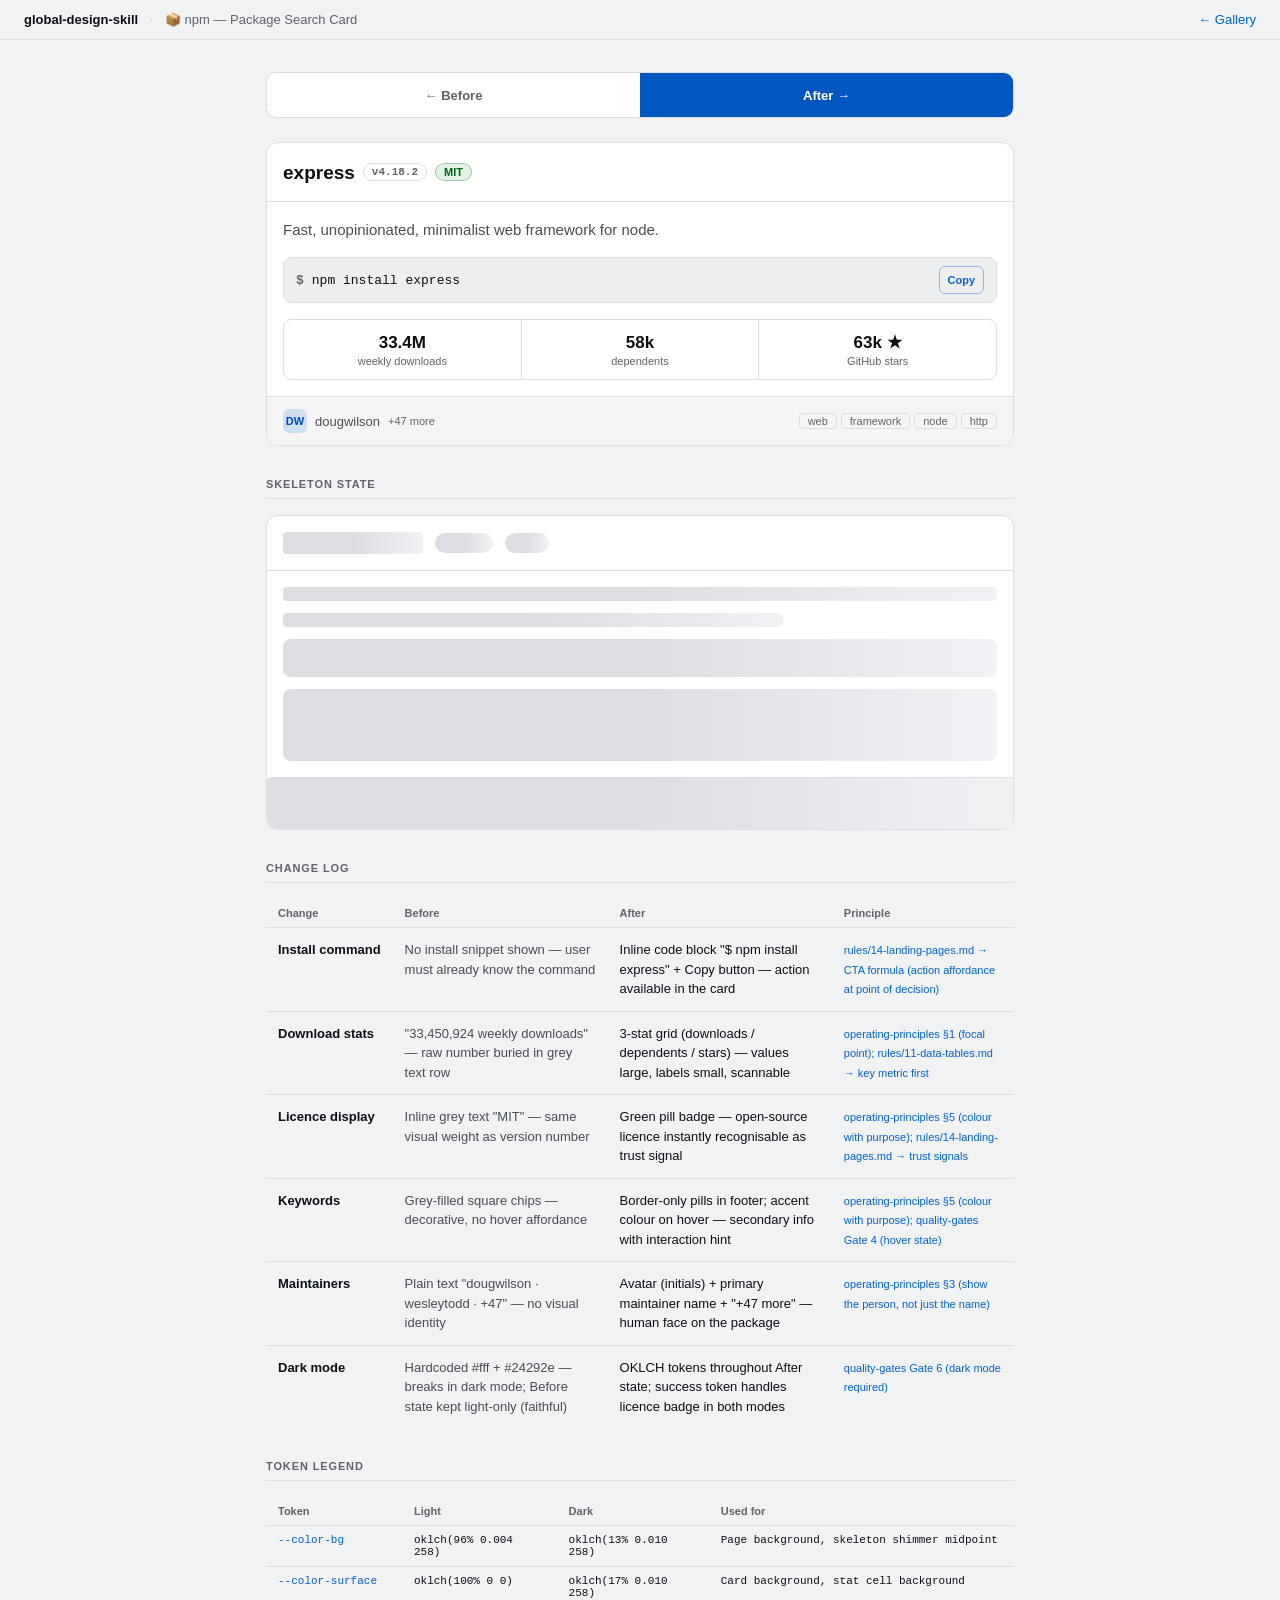
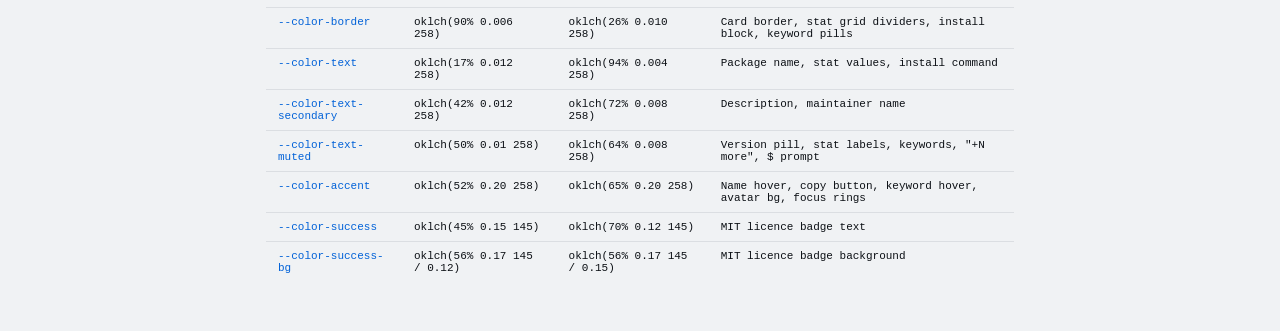
<file: demo/npm-package.html>
<!DOCTYPE html>
<html lang="en">
<head>
  <meta charset="UTF-8">
  <meta name="viewport" content="width=device-width, initial-scale=1.0">
  <title>npm Package Card — global-design-skill Demo</title>
  <style>
    /* ── Tokens ── */
    :root {
      --color-bg:             oklch(96% 0.004 258);
      --color-surface:        oklch(100% 0 0);
      --color-border:         oklch(90% 0.006 258);
      --color-text:           oklch(17% 0.012 258);
      --color-text-secondary: oklch(42% 0.012 258);
      --color-text-muted:     oklch(50% 0.01 258);
      --color-accent:         oklch(52% 0.20 258);
      --color-accent-hover:   oklch(45% 0.21 258);
      --color-accent-solid:   oklch(48% 0.18 258);
      --color-success:        oklch(45% 0.15 145);
      --color-success-bg:     oklch(56% 0.17 145 / 0.12);
      --space-1: 4px;  --space-2: 8px;  --space-3: 12px; --space-4: 16px;
      --space-5: 20px; --space-6: 24px; --space-8: 32px; --space-10: 40px;
      --text-xs: 11px; --text-sm: 13px; --text-base: 15px;
      --text-md: 17px; --text-lg: 19px;
      --ease-out: cubic-bezier(0.16, 1, 0.3, 1);
      --t-fast: 140ms; --t-base: 210ms;
    }
    @media (prefers-color-scheme: dark) {
      :root {
        --color-bg:             oklch(13% 0.010 258);
        --color-surface:        oklch(17% 0.010 258);
        --color-border:         oklch(26% 0.010 258);
        --color-text:           oklch(94% 0.004 258);
        --color-text-secondary: oklch(72% 0.008 258);
        --color-text-muted:     oklch(64% 0.008 258);
        --color-accent:         oklch(65% 0.20 258);
        --color-accent-hover:   oklch(72% 0.20 258);
        --color-accent-solid:   oklch(52% 0.20 258);
        --color-success:        oklch(70% 0.12 145);
        --color-success-bg:     oklch(56% 0.17 145 / 0.15);
      }
    }
    /* ── Reset ── */
    *, *::before, *::after { box-sizing: border-box; margin: 0; padding: 0; }
    body { font-family: -apple-system, BlinkMacSystemFont, 'Segoe UI', sans-serif; font-size: var(--text-base); background: var(--color-bg); color: var(--color-text); min-height: 100dvh; }
    a { color: inherit; text-decoration: none; }
    button { border: none; background: none; cursor: pointer; font: inherit; }
    /* ── Page chrome ── */
    .page-header { padding: var(--space-3) var(--space-6); border-bottom: 1px solid var(--color-border); display: flex; align-items: center; justify-content: space-between; font-size: var(--text-sm); color: var(--color-text-muted); }
    .page-header-site { font-weight: 700; color: var(--color-text); }
    .page-header-back { color: var(--color-accent); }
    .page-header-back:hover { text-decoration: underline; }
    .content { max-width: 780px; margin: 0 auto; padding: var(--space-8) var(--space-4); }
    /* ── Toggle bar ── */
    .toggle-bar { display: flex; border: 1px solid var(--color-border); border-radius: 10px; overflow: hidden; margin-bottom: var(--space-6); background: var(--color-surface); }
    .toggle-btn { flex: 1; padding: var(--space-3) var(--space-4); font-size: var(--text-sm); font-weight: 600; color: var(--color-text-muted); cursor: pointer; min-height: 44px; transition: background var(--t-fast) var(--ease-out), color var(--t-fast) var(--ease-out); }
    .toggle-btn.active { background: var(--color-accent-solid); color: oklch(100% 0 0); }
    .toggle-btn:focus-visible { outline: 2px solid var(--color-accent); outline-offset: -2px; }
    /* ── Component wrapper ── */
    .component-wrapper { position: relative; margin-bottom: var(--space-8); }
    .component-state { transition: opacity 200ms cubic-bezier(0.16,1,0.3,1), transform 200ms cubic-bezier(0.16,1,0.3,1); }
    @media (prefers-reduced-motion: reduce) { .component-state { transition: none; } }
    /* ── BEFORE: faithful npm package search card ── */
    .npm-before { background: #fff; border: 1px solid #c8c8c8; font-family: -apple-system, 'Helvetica Neue', sans-serif; font-size: 14px; color: #24292e; padding: 16px 18px; }
    .npm-before-header { display: flex; align-items: baseline; gap: 8px; margin-bottom: 6px; flex-wrap: wrap; }
    .npm-before-name { font-size: 17px; font-weight: 600; color: #212121; }
    .npm-before-name:hover { text-decoration: underline; }
    .npm-before-ver { font-size: 12px; color: #888; }
    .npm-before-lic { font-size: 12px; color: #888; }
    .npm-before-desc { font-size: 13px; color: #6e6e6e; margin-bottom: 10px; line-height: 1.5; }
    .npm-before-dl { font-size: 12px; color: #888; margin-bottom: 8px; }
    .npm-before-tags { display: flex; flex-wrap: wrap; gap: 4px; margin-bottom: 10px; }
    .npm-before-tag { font-size: 11px; color: #8d8d8d; background: #f0f0f0; border: 1px solid #d8d8d8; border-radius: 3px; padding: 1px 6px; }
    .npm-before-meta { font-size: 12px; color: #888; }
    /* ── AFTER: redesigned npm card ── */
    .npm-card { background: var(--color-surface); border: 1px solid var(--color-border); border-radius: 12px; overflow: hidden; }
    .npm-card-header { display: flex; align-items: center; gap: var(--space-2); flex-wrap: wrap; padding: var(--space-4); border-bottom: 1px solid var(--color-border); }
    .npm-name-link { font-size: var(--text-lg); font-weight: 700; color: var(--color-text); }
    .npm-name-link:hover { color: var(--color-accent); }
    .npm-version-pill { font-size: var(--text-xs); font-weight: 600; border: 1px solid var(--color-border); border-radius: 999px; padding: 2px var(--space-2); color: var(--color-text-muted); font-family: 'Menlo','Consolas',monospace; }
    .npm-license-badge { font-size: var(--text-xs); font-weight: 700; border-radius: 999px; padding: 2px var(--space-2); background: var(--color-success-bg); color: var(--color-success); border: 1px solid oklch(from var(--color-success) l c h / 0.3); }
    .npm-card-body { padding: var(--space-4); display: flex; flex-direction: column; gap: var(--space-4); }
    .npm-desc { font-size: var(--text-base); color: var(--color-text-secondary); line-height: 1.55; }
    .npm-install { display: flex; align-items: center; gap: var(--space-2); background: oklch(from var(--color-border) l c h / 0.5); border: 1px solid var(--color-border); border-radius: 8px; padding: var(--space-2) var(--space-3); }
    .npm-install-prompt { font-size: var(--text-sm); color: var(--color-text-muted); font-weight: 700; flex-shrink: 0; font-family: 'Menlo','Consolas',monospace; }
    .npm-install-cmd { font-family: 'Menlo','Consolas',monospace; font-size: var(--text-sm); color: var(--color-text); flex: 1; }
    .npm-copy-btn { font-size: var(--text-xs); font-weight: 600; color: var(--color-accent); padding: var(--space-1) var(--space-2); border-radius: 6px; min-height: 28px; border: 1px solid oklch(from var(--color-accent) l c h / 0.4); transition: background var(--t-fast) var(--ease-out); flex-shrink: 0; }
    .npm-copy-btn:hover { background: oklch(from var(--color-accent) l c h / 0.08); }
    .npm-copy-btn:focus-visible { outline: 2px solid var(--color-accent); outline-offset: 2px; }
    .npm-stats { display: grid; grid-template-columns: repeat(3, 1fr); gap: 1px; background: var(--color-border); border: 1px solid var(--color-border); border-radius: 8px; overflow: hidden; }
    .npm-stat { display: flex; flex-direction: column; align-items: center; justify-content: center; padding: var(--space-3); background: var(--color-surface); gap: 2px; }
    .npm-stat-value { font-size: var(--text-md); font-weight: 700; color: var(--color-text); }
    .npm-stat-label { font-size: var(--text-xs); color: var(--color-text-muted); text-align: center; }
    .npm-card-footer { display: flex; align-items: center; justify-content: space-between; flex-wrap: wrap; gap: var(--space-2); padding: var(--space-3) var(--space-4); border-top: 1px solid var(--color-border); background: oklch(from var(--color-surface) calc(l - 0.03) c h); }
    .npm-maintainer { display: flex; align-items: center; gap: var(--space-2); }
    .npm-avatar { width: 24px; height: 24px; border-radius: 6px; background: oklch(from var(--color-accent) l c h / 0.15); color: var(--color-accent-hover); display: flex; align-items: center; justify-content: center; font-size: var(--text-xs); font-weight: 700; flex-shrink: 0; }
    .npm-maintainer-name { font-size: var(--text-sm); color: var(--color-text-secondary); }
    .npm-more { font-size: var(--text-xs); color: var(--color-text-muted); }
    .npm-keywords { display: flex; flex-wrap: wrap; gap: var(--space-1); }
    .npm-tag { font-size: var(--text-xs); font-weight: 500; border-radius: 4px; padding: 1px var(--space-2); border: 1px solid var(--color-border); color: var(--color-text-muted); }
    .npm-tag:hover { border-color: var(--color-accent); color: var(--color-accent); }
    /* ── Skeleton ── */
    .skeleton-card { background: var(--color-surface); border: 1px solid var(--color-border); border-radius: 12px; overflow: hidden; }
    .sk-header { display: flex; align-items: center; gap: var(--space-3); padding: var(--space-4); border-bottom: 1px solid var(--color-border); }
    .sk-body { padding: var(--space-4); display: flex; flex-direction: column; gap: var(--space-3); }
    .sk-footer { height: 52px; border-top: 1px solid var(--color-border); }
    .skel { background: linear-gradient(90deg, var(--color-border) 25%, var(--color-bg) 50%, var(--color-border) 75%); background-size: 200% 100%; border-radius: 4px; animation: shimmer 1.5s linear infinite; }
    @keyframes shimmer { 0% { background-position: 200% 0; } 100% { background-position: -200% 0; } }
    @media (prefers-reduced-motion: reduce) { .skel { animation: none; background: var(--color-border); } }
    .sk-name { height: 22px; width: 140px; }
    .sk-pill { height: 20px; width: 58px; border-radius: 999px; }
    .sk-desc-1 { height: 14px; }
    .sk-desc-2 { height: 14px; width: 70%; }
    .sk-install { height: 38px; border-radius: 8px; }
    .sk-stats { height: 72px; border-radius: 8px; }
    /* ── Shared: section labels, changelog, token legend ── */
    .section-label { font-size: var(--text-xs); font-weight: 700; letter-spacing: 0.08em; text-transform: uppercase; color: var(--color-text-muted); margin-bottom: var(--space-4); margin-top: var(--space-8); padding-bottom: var(--space-2); border-bottom: 1px solid var(--color-border); }
    .changelog { width: 100%; border-collapse: collapse; font-size: var(--text-sm); margin-bottom: var(--space-8); }
    .changelog th { text-align: left; padding: var(--space-2) var(--space-3); font-size: var(--text-xs); font-weight: 700; color: var(--color-text-muted); border-bottom: 1px solid var(--color-border); }
    .changelog td { padding: var(--space-3); border-bottom: 1px solid var(--color-border); vertical-align: top; line-height: 1.5; }
    .changelog tr:last-child td { border-bottom: none; }
    .changelog td:first-child { font-weight: 600; white-space: nowrap; }
    .changelog .before { color: var(--color-text-secondary); }
    .changelog .after  { color: var(--color-text); }
    .principle { font-size: var(--text-xs); color: var(--color-accent); }
    .token-legend { width: 100%; border-collapse: collapse; font-size: var(--text-sm); }
    .token-legend th { text-align: left; padding: var(--space-2) var(--space-3); font-size: var(--text-xs); font-weight: 700; color: var(--color-text-muted); border-bottom: 1px solid var(--color-border); }
    .token-legend td { padding: var(--space-2) var(--space-3); border-bottom: 1px solid var(--color-border); vertical-align: top; font-family: 'Menlo','Consolas',monospace; font-size: var(--text-xs); }
    .token-legend tr:last-child td { border-bottom: none; }
    .token-name { color: var(--color-accent); }
      /* meta reference tables: contain on mobile, don't overflow the page */
    .changelog, .token-legend { display: block; overflow-x: auto; }
  </style>
</head>
<body>

<header class="page-header">
  <div>
    <span class="page-header-site">global-design-skill</span>
    <span style="margin:0 8px;opacity:0.3">·</span>
    <span>📦 npm — Package Search Card</span>
  </div>
  <a href="index.html" class="page-header-back">← Gallery</a>
</header>

<main class="content">

  <div class="toggle-bar" role="group" aria-label="Before/After state toggle">
    <button class="toggle-btn" id="btn-before" aria-pressed="false" aria-label="Show original npm package card design">← Before</button>
    <button class="toggle-btn active" id="btn-after" aria-pressed="true" aria-label="Show redesigned version">After →</button>
  </div>

  <div class="component-wrapper" id="component-wrapper">
    <div aria-live="polite" aria-atomic="true">

      <!-- AFTER (default) -->
      <div id="state-after" class="component-state">
        <article class="npm-card">
          <div class="npm-card-header">
            <h2><a href="#" class="npm-name-link">express</a></h2>
            <span class="npm-version-pill">v4.18.2</span>
            <span class="npm-license-badge">MIT</span>
          </div>
          <div class="npm-card-body">
            <p class="npm-desc">Fast, unopinionated, minimalist web framework for node.</p>
            <div class="npm-install">
              <span class="npm-install-prompt">$</span>
              <code class="npm-install-cmd">npm install express</code>
              <button class="npm-copy-btn" aria-label="Copy install command to clipboard">Copy</button>
            </div>
            <div class="npm-stats" aria-label="Package statistics">
              <div class="npm-stat">
                <span class="npm-stat-value">33.4M</span>
                <span class="npm-stat-label">weekly downloads</span>
              </div>
              <div class="npm-stat">
                <span class="npm-stat-value">58k</span>
                <span class="npm-stat-label">dependents</span>
              </div>
              <div class="npm-stat">
                <span class="npm-stat-value">63k ★</span>
                <span class="npm-stat-label">GitHub stars</span>
              </div>
            </div>
          </div>
          <div class="npm-card-footer">
            <div class="npm-maintainer">
              <div class="npm-avatar" aria-hidden="true">DW</div>
              <span class="npm-maintainer-name">dougwilson</span>
              <span class="npm-more">+47 more</span>
            </div>
            <div class="npm-keywords" aria-label="Keywords">
              <span class="npm-tag">web</span>
              <span class="npm-tag">framework</span>
              <span class="npm-tag">node</span>
              <span class="npm-tag">http</span>
            </div>
          </div>
        </article>
      </div>

      <!-- BEFORE -->
      <div id="state-before" class="component-state" hidden>
        <div class="npm-before">
          <div class="npm-before-header">
            <a href="#" class="npm-before-name">express</a>
            <span class="npm-before-ver">4.18.2</span>
            <span class="npm-before-lic">MIT</span>
          </div>
          <div class="npm-before-desc">Fast, unopinionated, minimalist web framework for node.</div>
          <div class="npm-before-dl">📥 33,450,924 weekly downloads</div>
          <div class="npm-before-tags">
            <span class="npm-before-tag">expressjs</span>
            <span class="npm-before-tag">web</span>
            <span class="npm-before-tag">framework</span>
            <span class="npm-before-tag">router</span>
            <span class="npm-before-tag">http</span>
            <span class="npm-before-tag">rest</span>
          </div>
          <div class="npm-before-meta">dougwilson &nbsp;·&nbsp; wesleytodd &nbsp;·&nbsp; +47 maintainers &nbsp;·&nbsp; published 2 months ago</div>
        </div>
      </div>

    </div>
  </div>

  <div class="section-label">Skeleton State</div>
  <div class="skeleton-card" aria-busy="true" aria-label="Loading npm package card">
    <div class="sk-header">
      <div class="skel sk-name"></div>
      <div class="skel sk-pill"></div>
      <div class="skel sk-pill" style="width:44px"></div>
    </div>
    <div class="sk-body">
      <div class="skel sk-desc-1"></div>
      <div class="skel sk-desc-2"></div>
      <div class="skel sk-install"></div>
      <div class="skel sk-stats"></div>
    </div>
    <div class="skel sk-footer"></div>
  </div>

  <div class="section-label">Change Log</div>
  <table class="changelog">
    <thead><tr><th>Change</th><th>Before</th><th>After</th><th>Principle</th></tr></thead>
    <tbody>
      <tr>
        <td>Install command</td>
        <td class="before">No install snippet shown — user must already know the command</td>
        <td class="after">Inline code block "$ npm install express" + Copy button — action available in the card</td>
        <td><span class="principle">rules/14-landing-pages.md → CTA formula (action affordance at point of decision)</span></td>
      </tr>
      <tr>
        <td>Download stats</td>
        <td class="before">"33,450,924 weekly downloads" — raw number buried in grey text row</td>
        <td class="after">3-stat grid (downloads / dependents / stars) — values large, labels small, scannable</td>
        <td><span class="principle">operating-principles §1 (focal point); rules/11-data-tables.md → key metric first</span></td>
      </tr>
      <tr>
        <td>Licence display</td>
        <td class="before">Inline grey text "MIT" — same visual weight as version number</td>
        <td class="after">Green pill badge — open-source licence instantly recognisable as trust signal</td>
        <td><span class="principle">operating-principles §5 (colour with purpose); rules/14-landing-pages.md → trust signals</span></td>
      </tr>
      <tr>
        <td>Keywords</td>
        <td class="before">Grey-filled square chips — decorative, no hover affordance</td>
        <td class="after">Border-only pills in footer; accent colour on hover — secondary info with interaction hint</td>
        <td><span class="principle">operating-principles §5 (colour with purpose); quality-gates Gate 4 (hover state)</span></td>
      </tr>
      <tr>
        <td>Maintainers</td>
        <td class="before">Plain text "dougwilson · wesleytodd · +47" — no visual identity</td>
        <td class="after">Avatar (initials) + primary maintainer name + "+47 more" — human face on the package</td>
        <td><span class="principle">operating-principles §3 (show the person, not just the name)</span></td>
      </tr>
      <tr>
        <td>Dark mode</td>
        <td class="before">Hardcoded #fff + #24292e — breaks in dark mode; Before state kept light-only (faithful)</td>
        <td class="after">OKLCH tokens throughout After state; success token handles licence badge in both modes</td>
        <td><span class="principle">quality-gates Gate 6 (dark mode required)</span></td>
      </tr>
    </tbody>
  </table>

  <div class="section-label">Token Legend</div>
  <table class="token-legend">
    <thead><tr><th>Token</th><th>Light</th><th>Dark</th><th>Used for</th></tr></thead>
    <tbody>
      <tr><td class="token-name">--color-bg</td><td>oklch(96% 0.004 258)</td><td>oklch(13% 0.010 258)</td><td>Page background, skeleton shimmer midpoint</td></tr>
      <tr><td class="token-name">--color-surface</td><td>oklch(100% 0 0)</td><td>oklch(17% 0.010 258)</td><td>Card background, stat cell background</td></tr>
      <tr><td class="token-name">--color-border</td><td>oklch(90% 0.006 258)</td><td>oklch(26% 0.010 258)</td><td>Card border, stat grid dividers, install block, keyword pills</td></tr>
      <tr><td class="token-name">--color-text</td><td>oklch(17% 0.012 258)</td><td>oklch(94% 0.004 258)</td><td>Package name, stat values, install command</td></tr>
      <tr><td class="token-name">--color-text-secondary</td><td>oklch(42% 0.012 258)</td><td>oklch(72% 0.008 258)</td><td>Description, maintainer name</td></tr>
      <tr><td class="token-name">--color-text-muted</td><td>oklch(50% 0.01 258)</td><td>oklch(64% 0.008 258)</td><td>Version pill, stat labels, keywords, "+N more", $ prompt</td></tr>
      <tr><td class="token-name">--color-accent</td><td>oklch(52% 0.20 258)</td><td>oklch(65% 0.20 258)</td><td>Name hover, copy button, keyword hover, avatar bg, focus rings</td></tr>
      <tr><td class="token-name">--color-success</td><td>oklch(45% 0.15 145)</td><td>oklch(70% 0.12 145)</td><td>MIT licence badge text</td></tr>
      <tr><td class="token-name">--color-success-bg</td><td>oklch(56% 0.17 145 / 0.12)</td><td>oklch(56% 0.17 145 / 0.15)</td><td>MIT licence badge background</td></tr>
    </tbody>
  </table>

</main>

<script>
  const wrapper   = document.getElementById('component-wrapper');
  const afterEl   = document.getElementById('state-after');
  const beforeEl  = document.getElementById('state-before');
  const btnBefore = document.getElementById('btn-before');
  const btnAfter  = document.getElementById('btn-after');
  const reduced   = window.matchMedia('(prefers-reduced-motion: reduce)').matches;
  let current = 'after';

  function measureHeights() {
    afterEl.hidden = false; beforeEl.hidden = false;
    afterEl.style.visibility = 'hidden'; beforeEl.style.visibility = 'hidden';
    const afterH  = afterEl.getBoundingClientRect().height;
    const beforeH = beforeEl.getBoundingClientRect().height;
    afterEl.style.visibility = ''; beforeEl.style.visibility = '';
    wrapper.style.minHeight = Math.max(afterH, beforeH) + 'px';
    beforeEl.hidden = true;
  }

  function switchTo(target) {
    if (target === current) return;
    current = target;
    const showEl = target === 'after' ? afterEl : beforeEl;
    const hideEl = target === 'after' ? beforeEl : afterEl;
    btnBefore.classList.toggle('active', target === 'before');
    btnAfter.classList.toggle('active',  target === 'after');
    btnBefore.setAttribute('aria-pressed', target === 'before');
    btnAfter.setAttribute('aria-pressed',  target === 'after');
    if (reduced) { hideEl.hidden = true; showEl.hidden = false; return; }
    hideEl.style.opacity = '0'; hideEl.style.transform = 'translateY(4px)';
    setTimeout(() => { hideEl.hidden = true; hideEl.style.opacity = ''; hideEl.style.transform = ''; }, 200);
    showEl.hidden = false; showEl.style.opacity = '0'; showEl.style.transform = 'translateY(4px)';
    requestAnimationFrame(() => requestAnimationFrame(() => {
      showEl.style.transition = 'opacity 200ms cubic-bezier(0.16,1,0.3,1), transform 200ms cubic-bezier(0.16,1,0.3,1)';
      showEl.style.opacity = '1'; showEl.style.transform = 'translateY(0)';
      setTimeout(() => { showEl.style.transition = ''; }, 220);
    }));
  }

  window.addEventListener('DOMContentLoaded', () => {
    measureHeights();
    let _rzT; window.addEventListener('resize', () => { clearTimeout(_rzT); _rzT = setTimeout(measureHeights, 150); });
    btnBefore.addEventListener('click', () => switchTo('before'));
    btnAfter.addEventListener('click',  () => switchTo('after'));
    [btnBefore, btnAfter].forEach(btn =>
      btn.addEventListener('keydown', e => {
        if (e.key === ' ' || e.key === 'Enter') { e.preventDefault(); btn.click(); }
      })
    );
  });
</script>
</body>
</html>
</file>
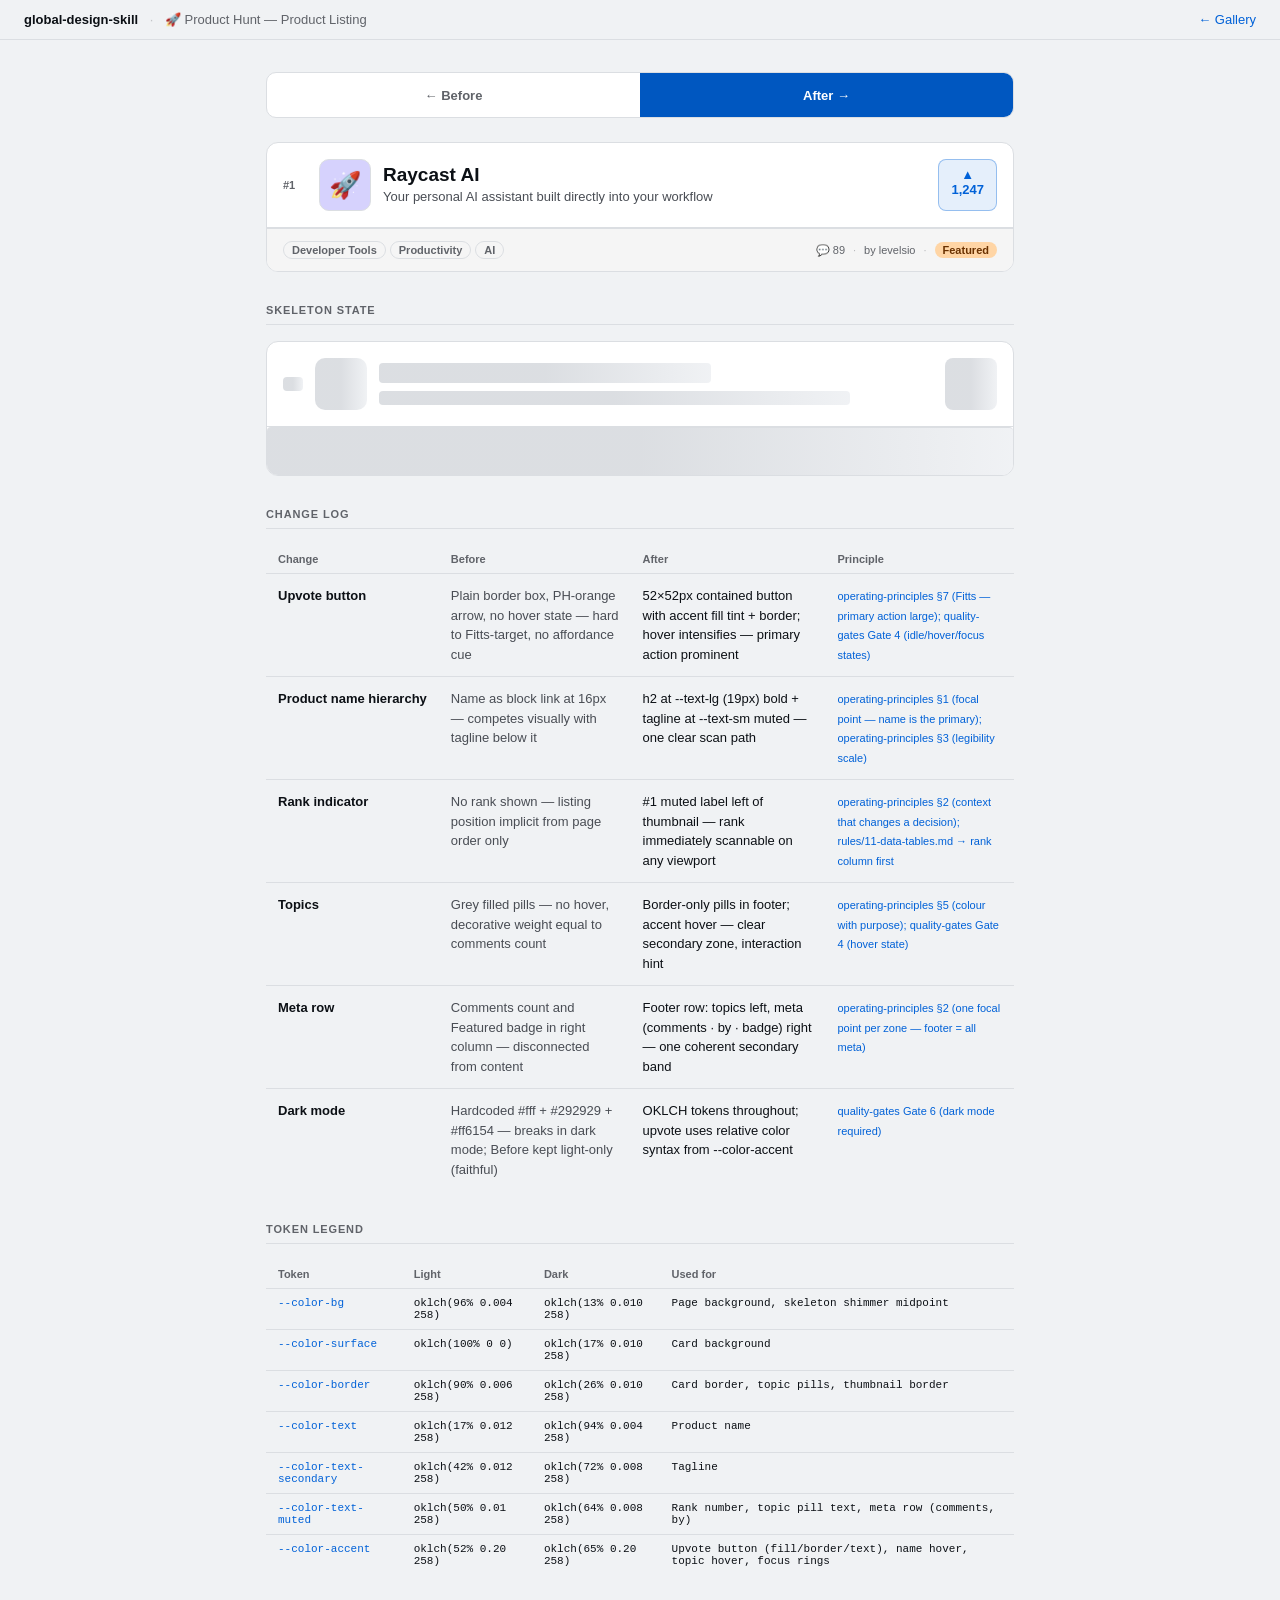
<file: demo/product-hunt.html>
<!DOCTYPE html>
<html lang="en">
<head>
  <meta charset="UTF-8">
  <meta name="viewport" content="width=device-width, initial-scale=1.0">
  <title>Product Hunt Listing — global-design-skill Demo</title>
  <style>
    /* ── Tokens ── */
    :root {
      --color-bg:             oklch(96% 0.004 258);
      --color-surface:        oklch(100% 0 0);
      --color-border:         oklch(90% 0.006 258);
      --color-text:           oklch(17% 0.012 258);
      --color-text-secondary: oklch(42% 0.012 258);
      --color-text-muted:     oklch(50% 0.01 258);
      --color-accent:         oklch(52% 0.20 258);
      --color-accent-hover:   oklch(45% 0.21 258);
      --color-accent-solid:   oklch(48% 0.18 258);
      --color-success:        oklch(45% 0.15 145);
      --color-success-bg:     oklch(56% 0.17 145 / 0.12);
      --space-1: 4px;  --space-2: 8px;  --space-3: 12px; --space-4: 16px;
      --space-5: 20px; --space-6: 24px; --space-8: 32px; --space-10: 40px;
      --text-xs: 11px; --text-sm: 13px; --text-base: 15px;
      --text-md: 17px; --text-lg: 19px;
      --ease-out: cubic-bezier(0.16, 1, 0.3, 1);
      --t-fast: 140ms; --t-base: 210ms;
    }
    @media (prefers-color-scheme: dark) {
      :root {
        --color-bg:             oklch(13% 0.010 258);
        --color-surface:        oklch(17% 0.010 258);
        --color-border:         oklch(26% 0.010 258);
        --color-text:           oklch(94% 0.004 258);
        --color-text-secondary: oklch(72% 0.008 258);
        --color-text-muted:     oklch(64% 0.008 258);
        --color-accent:         oklch(65% 0.20 258);
        --color-accent-hover:   oklch(72% 0.20 258);
        --color-accent-solid:   oklch(52% 0.20 258);
        --color-success:        oklch(70% 0.12 145);
        --color-success-bg:     oklch(56% 0.17 145 / 0.15);
      }
    }
    /* ── Reset ── */
    *, *::before, *::after { box-sizing: border-box; margin: 0; padding: 0; }
    body { font-family: -apple-system, BlinkMacSystemFont, 'Segoe UI', sans-serif; font-size: var(--text-base); background: var(--color-bg); color: var(--color-text); min-height: 100dvh; }
    a { color: inherit; text-decoration: none; }
    button { border: none; background: none; cursor: pointer; font: inherit; }
    /* ── Page chrome ── */
    .page-header { padding: var(--space-3) var(--space-6); border-bottom: 1px solid var(--color-border); display: flex; align-items: center; justify-content: space-between; font-size: var(--text-sm); color: var(--color-text-muted); }
    .page-header-site { font-weight: 700; color: var(--color-text); }
    .page-header-back { color: var(--color-accent); }
    .page-header-back:hover { text-decoration: underline; }
    .content { max-width: 780px; margin: 0 auto; padding: var(--space-8) var(--space-4); }
    /* ── Toggle bar ── */
    .toggle-bar { display: flex; border: 1px solid var(--color-border); border-radius: 10px; overflow: hidden; margin-bottom: var(--space-6); background: var(--color-surface); }
    .toggle-btn { flex: 1; padding: var(--space-3) var(--space-4); font-size: var(--text-sm); font-weight: 600; color: var(--color-text-muted); cursor: pointer; min-height: 44px; transition: background var(--t-fast) var(--ease-out), color var(--t-fast) var(--ease-out); }
    .toggle-btn.active { background: var(--color-accent-solid); color: oklch(100% 0 0); }
    .toggle-btn:focus-visible { outline: 2px solid var(--color-accent); outline-offset: -2px; }
    /* ── Component wrapper ── */
    .component-wrapper { position: relative; margin-bottom: var(--space-8); }
    .component-state { transition: opacity 200ms cubic-bezier(0.16,1,0.3,1), transform 200ms cubic-bezier(0.16,1,0.3,1); }
    @media (prefers-reduced-motion: reduce) { .component-state { transition: none; } }
    /* ── BEFORE: faithful Product Hunt daily feed listing ── */
    .ph-before { background: #fff; border: 1px solid #e5e7eb; font-family: -apple-system, 'Helvetica Neue', sans-serif; padding: 16px; display: flex; align-items: center; gap: 14px; }
    .ph-before-upvote { display: flex; flex-direction: column; align-items: center; gap: 2px; border: 1px solid #e5e7eb; border-radius: 8px; padding: 8px 12px; cursor: pointer; background: #fff; flex-shrink: 0; }
    .ph-before-arrow { font-size: 12px; color: #ff6154; }
    .ph-before-count { font-size: 13px; font-weight: 700; color: #292929; }
    .ph-before-thumb { width: 56px; height: 56px; border-radius: 10px; background: #f0ebff; display: flex; align-items: center; justify-content: center; font-size: 28px; flex-shrink: 0; border: 1px solid #e5e7eb; }
    .ph-before-content { flex: 1; min-width: 0; }
    .ph-before-name { font-size: 16px; font-weight: 700; color: #292929; display: block; margin-bottom: 3px; }
    .ph-before-name:hover { color: #ff6154; }
    .ph-before-tagline { font-size: 13px; color: #6e6e6e; margin-bottom: 8px; line-height: 1.4; }
    .ph-before-tags { display: flex; flex-wrap: wrap; gap: 5px; }
    .ph-before-tag { font-size: 11px; color: #8d8d8d; background: #f3f3f3; border: 1px solid #e0e0e0; border-radius: 999px; padding: 2px 8px; }
    .ph-before-right { display: flex; flex-direction: column; align-items: flex-end; gap: 6px; flex-shrink: 0; }
    .ph-before-comments { font-size: 12px; color: #8d8d8d; }
    .ph-before-featured { font-size: 11px; background: #fff7e6; color: #d97706; border: 1px solid #fbbf24; border-radius: 4px; padding: 2px 6px; }
    /* ── AFTER: redesigned Product Hunt card ── */
    .ph-card { background: var(--color-surface); border: 1px solid var(--color-border); border-radius: 12px; overflow: hidden; }
    .ph-card-header { display: flex; align-items: center; gap: var(--space-3); padding: var(--space-4); border-bottom: 1px solid var(--color-border); }
    .ph-rank { font-size: var(--text-xs); font-weight: 800; color: var(--color-text-muted); min-width: 24px; flex-shrink: 0; }
    .ph-thumb { width: 52px; height: 52px; border-radius: 10px; background: oklch(88% 0.06 290); display: flex; align-items: center; justify-content: center; font-size: 26px; flex-shrink: 0; border: 1px solid var(--color-border); }
    .ph-title-group { flex: 1; min-width: 0; }
    .ph-name-link { font-size: var(--text-lg); font-weight: 700; color: var(--color-text); display: block; margin-bottom: 2px; }
    .ph-name-link:hover { color: var(--color-accent); }
    .ph-tagline { font-size: var(--text-sm); color: var(--color-text-secondary); line-height: 1.4; }
    .ph-upvote {
      display: flex; flex-direction: column; align-items: center; gap: 2px;
      padding: var(--space-2) var(--space-3); border-radius: 8px; min-height: 52px; min-width: 52px;
      background: oklch(from var(--color-accent) l c h / 0.10);
      border: 1px solid oklch(from var(--color-accent) l c h / 0.35);
      color: var(--color-accent); flex-shrink: 0;
      transition: background var(--t-fast) var(--ease-out), border-color var(--t-fast) var(--ease-out);
    }
    .ph-upvote:hover { background: oklch(from var(--color-accent) l c h / 0.18); border-color: var(--color-accent); }
    .ph-upvote:focus-visible { outline: 2px solid var(--color-accent); outline-offset: 2px; }
    .ph-upvote-icon { font-size: var(--text-sm); line-height: 1; }
    .ph-upvote-count { font-size: var(--text-sm); font-weight: 700; line-height: 1; }
    .ph-card-footer { display: flex; align-items: center; justify-content: space-between; flex-wrap: wrap; gap: var(--space-2); padding: var(--space-3) var(--space-4); border-top: 1px solid var(--color-border); background: oklch(from var(--color-surface) calc(l - 0.03) c h); }
    .ph-topics { display: flex; flex-wrap: wrap; gap: var(--space-1); }
    .ph-topic { font-size: var(--text-xs); font-weight: 600; border-radius: 999px; padding: 2px var(--space-2); border: 1px solid var(--color-border); color: var(--color-text-muted); }
    .ph-topic:hover { border-color: var(--color-accent); color: var(--color-accent); }
    .ph-meta { display: flex; align-items: center; gap: var(--space-2); font-size: var(--text-xs); color: var(--color-text-muted); }
    .ph-meta-dot { opacity: 0.4; }
    .ph-featured-badge { font-size: var(--text-xs); font-weight: 700; padding: 2px var(--space-2); border-radius: 999px; background: oklch(90% 0.08 68); color: oklch(38% 0.12 68); }
    /* ── Skeleton ── */
    .skeleton-card { background: var(--color-surface); border: 1px solid var(--color-border); border-radius: 12px; overflow: hidden; }
    .sk-header { display: flex; align-items: center; gap: var(--space-3); padding: var(--space-4); border-bottom: 1px solid var(--color-border); }
    .sk-footer { height: 48px; border-top: 1px solid var(--color-border); }
    .skel { background: linear-gradient(90deg, var(--color-border) 25%, var(--color-bg) 50%, var(--color-border) 75%); background-size: 200% 100%; border-radius: 4px; animation: shimmer 1.5s linear infinite; }
    @keyframes shimmer { 0% { background-position: 200% 0; } 100% { background-position: -200% 0; } }
    @media (prefers-reduced-motion: reduce) { .skel { animation: none; background: var(--color-border); } }
    .sk-rank { height: 14px; width: 20px; }
    .sk-thumb { width: 52px; height: 52px; border-radius: 10px; flex-shrink: 0; }
    .sk-title-group { flex: 1; display: flex; flex-direction: column; gap: var(--space-2); }
    .sk-name { height: 20px; width: 60%; }
    .sk-tagline { height: 14px; width: 85%; }
    .sk-upvote { width: 52px; height: 52px; border-radius: 8px; flex-shrink: 0; }
    /* ── Shared ── */
    .section-label { font-size: var(--text-xs); font-weight: 700; letter-spacing: 0.08em; text-transform: uppercase; color: var(--color-text-muted); margin-bottom: var(--space-4); margin-top: var(--space-8); padding-bottom: var(--space-2); border-bottom: 1px solid var(--color-border); }
    .changelog { width: 100%; border-collapse: collapse; font-size: var(--text-sm); margin-bottom: var(--space-8); }
    .changelog th { text-align: left; padding: var(--space-2) var(--space-3); font-size: var(--text-xs); font-weight: 700; color: var(--color-text-muted); border-bottom: 1px solid var(--color-border); }
    .changelog td { padding: var(--space-3); border-bottom: 1px solid var(--color-border); vertical-align: top; line-height: 1.5; }
    .changelog tr:last-child td { border-bottom: none; }
    .changelog td:first-child { font-weight: 600; white-space: nowrap; }
    .changelog .before { color: var(--color-text-secondary); }
    .changelog .after  { color: var(--color-text); }
    .principle { font-size: var(--text-xs); color: var(--color-accent); }
    .token-legend { width: 100%; border-collapse: collapse; font-size: var(--text-sm); }
    .token-legend th { text-align: left; padding: var(--space-2) var(--space-3); font-size: var(--text-xs); font-weight: 700; color: var(--color-text-muted); border-bottom: 1px solid var(--color-border); }
    .token-legend td { padding: var(--space-2) var(--space-3); border-bottom: 1px solid var(--color-border); vertical-align: top; font-family: 'Menlo','Consolas',monospace; font-size: var(--text-xs); }
    .token-legend tr:last-child td { border-bottom: none; }
    .token-name { color: var(--color-accent); }
      /* meta reference tables: contain on mobile, don't overflow the page */
    .changelog, .token-legend { display: block; overflow-x: auto; }
  </style>
</head>
<body>

<header class="page-header">
  <div>
    <span class="page-header-site">global-design-skill</span>
    <span style="margin:0 8px;opacity:0.3">·</span>
    <span>🚀 Product Hunt — Product Listing</span>
  </div>
  <a href="index.html" class="page-header-back">← Gallery</a>
</header>

<main class="content">

  <div class="toggle-bar" role="group" aria-label="Before/After state toggle">
    <button class="toggle-btn" id="btn-before" aria-pressed="false" aria-label="Show original Product Hunt listing design">← Before</button>
    <button class="toggle-btn active" id="btn-after" aria-pressed="true" aria-label="Show redesigned version">After →</button>
  </div>

  <div class="component-wrapper" id="component-wrapper">
    <div aria-live="polite" aria-atomic="true">

      <!-- AFTER (default) -->
      <div id="state-after" class="component-state">
        <article class="ph-card">
          <div class="ph-card-header">
            <span class="ph-rank" aria-label="Ranked #1 today">#1</span>
            <div class="ph-thumb" aria-hidden="true">🚀</div>
            <div class="ph-title-group">
              <h2><a href="#" class="ph-name-link">Raycast AI</a></h2>
              <p class="ph-tagline">Your personal AI assistant built directly into your workflow</p>
            </div>
            <button class="ph-upvote" aria-label="Upvote Raycast AI — currently 1,247 upvotes">
              <span class="ph-upvote-icon" aria-hidden="true">▲</span>
              <span class="ph-upvote-count">1,247</span>
            </button>
          </div>
          <div class="ph-card-footer">
            <div class="ph-topics" aria-label="Topics">
              <span class="ph-topic">Developer Tools</span>
              <span class="ph-topic">Productivity</span>
              <span class="ph-topic">AI</span>
            </div>
            <div class="ph-meta">
              <span>💬 89</span>
              <span class="ph-meta-dot">·</span>
              <span>by levelsio</span>
              <span class="ph-meta-dot">·</span>
              <span class="ph-featured-badge">Featured</span>
            </div>
          </div>
        </article>
      </div>

      <!-- BEFORE -->
      <div id="state-before" class="component-state" hidden>
        <div class="ph-before">
          <button class="ph-before-upvote" aria-label="Upvote: 1,247 votes">
            <span class="ph-before-arrow">▲</span>
            <span class="ph-before-count">1,247</span>
          </button>
          <div class="ph-before-thumb" aria-hidden="true">🚀</div>
          <div class="ph-before-content">
            <a href="#" class="ph-before-name">Raycast AI</a>
            <div class="ph-before-tagline">Your personal AI assistant built directly into your workflow</div>
            <div class="ph-before-tags">
              <span class="ph-before-tag">Developer Tools</span>
              <span class="ph-before-tag">Productivity</span>
              <span class="ph-before-tag">AI</span>
            </div>
          </div>
          <div class="ph-before-right">
            <span class="ph-before-comments">💬 89 comments</span>
            <span class="ph-before-featured">Featured</span>
          </div>
        </div>
      </div>

    </div>
  </div>

  <div class="section-label">Skeleton State</div>
  <div class="skeleton-card" aria-busy="true" aria-label="Loading Product Hunt product listing">
    <div class="sk-header">
      <div class="skel sk-rank"></div>
      <div class="skel sk-thumb"></div>
      <div class="sk-title-group">
        <div class="skel sk-name"></div>
        <div class="skel sk-tagline"></div>
      </div>
      <div class="skel sk-upvote"></div>
    </div>
    <div class="skel sk-footer"></div>
  </div>

  <div class="section-label">Change Log</div>
  <table class="changelog">
    <thead><tr><th>Change</th><th>Before</th><th>After</th><th>Principle</th></tr></thead>
    <tbody>
      <tr>
        <td>Upvote button</td>
        <td class="before">Plain border box, PH-orange arrow, no hover state — hard to Fitts-target, no affordance cue</td>
        <td class="after">52×52px contained button with accent fill tint + border; hover intensifies — primary action prominent</td>
        <td><span class="principle">operating-principles §7 (Fitts — primary action large); quality-gates Gate 4 (idle/hover/focus states)</span></td>
      </tr>
      <tr>
        <td>Product name hierarchy</td>
        <td class="before">Name as block link at 16px — competes visually with tagline below it</td>
        <td class="after">h2 at --text-lg (19px) bold + tagline at --text-sm muted — one clear scan path</td>
        <td><span class="principle">operating-principles §1 (focal point — name is the primary); operating-principles §3 (legibility scale)</span></td>
      </tr>
      <tr>
        <td>Rank indicator</td>
        <td class="before">No rank shown — listing position implicit from page order only</td>
        <td class="after">#1 muted label left of thumbnail — rank immediately scannable on any viewport</td>
        <td><span class="principle">operating-principles §2 (context that changes a decision); rules/11-data-tables.md → rank column first</span></td>
      </tr>
      <tr>
        <td>Topics</td>
        <td class="before">Grey filled pills — no hover, decorative weight equal to comments count</td>
        <td class="after">Border-only pills in footer; accent hover — clear secondary zone, interaction hint</td>
        <td><span class="principle">operating-principles §5 (colour with purpose); quality-gates Gate 4 (hover state)</span></td>
      </tr>
      <tr>
        <td>Meta row</td>
        <td class="before">Comments count and Featured badge in right column — disconnected from content</td>
        <td class="after">Footer row: topics left, meta (comments · by · badge) right — one coherent secondary band</td>
        <td><span class="principle">operating-principles §2 (one focal point per zone — footer = all meta)</span></td>
      </tr>
      <tr>
        <td>Dark mode</td>
        <td class="before">Hardcoded #fff + #292929 + #ff6154 — breaks in dark mode; Before kept light-only (faithful)</td>
        <td class="after">OKLCH tokens throughout; upvote uses relative color syntax from --color-accent</td>
        <td><span class="principle">quality-gates Gate 6 (dark mode required)</span></td>
      </tr>
    </tbody>
  </table>

  <div class="section-label">Token Legend</div>
  <table class="token-legend">
    <thead><tr><th>Token</th><th>Light</th><th>Dark</th><th>Used for</th></tr></thead>
    <tbody>
      <tr><td class="token-name">--color-bg</td><td>oklch(96% 0.004 258)</td><td>oklch(13% 0.010 258)</td><td>Page background, skeleton shimmer midpoint</td></tr>
      <tr><td class="token-name">--color-surface</td><td>oklch(100% 0 0)</td><td>oklch(17% 0.010 258)</td><td>Card background</td></tr>
      <tr><td class="token-name">--color-border</td><td>oklch(90% 0.006 258)</td><td>oklch(26% 0.010 258)</td><td>Card border, topic pills, thumbnail border</td></tr>
      <tr><td class="token-name">--color-text</td><td>oklch(17% 0.012 258)</td><td>oklch(94% 0.004 258)</td><td>Product name</td></tr>
      <tr><td class="token-name">--color-text-secondary</td><td>oklch(42% 0.012 258)</td><td>oklch(72% 0.008 258)</td><td>Tagline</td></tr>
      <tr><td class="token-name">--color-text-muted</td><td>oklch(50% 0.01 258)</td><td>oklch(64% 0.008 258)</td><td>Rank number, topic pill text, meta row (comments, by)</td></tr>
      <tr><td class="token-name">--color-accent</td><td>oklch(52% 0.20 258)</td><td>oklch(65% 0.20 258)</td><td>Upvote button (fill/border/text), name hover, topic hover, focus rings</td></tr>
    </tbody>
  </table>

</main>

<script>
  const wrapper   = document.getElementById('component-wrapper');
  const afterEl   = document.getElementById('state-after');
  const beforeEl  = document.getElementById('state-before');
  const btnBefore = document.getElementById('btn-before');
  const btnAfter  = document.getElementById('btn-after');
  const reduced   = window.matchMedia('(prefers-reduced-motion: reduce)').matches;
  let current = 'after';

  function measureHeights() {
    afterEl.hidden = false; beforeEl.hidden = false;
    afterEl.style.visibility = 'hidden'; beforeEl.style.visibility = 'hidden';
    const afterH  = afterEl.getBoundingClientRect().height;
    const beforeH = beforeEl.getBoundingClientRect().height;
    afterEl.style.visibility = ''; beforeEl.style.visibility = '';
    wrapper.style.minHeight = Math.max(afterH, beforeH) + 'px';
    beforeEl.hidden = true;
  }

  function switchTo(target) {
    if (target === current) return;
    current = target;
    const showEl = target === 'after' ? afterEl : beforeEl;
    const hideEl = target === 'after' ? beforeEl : afterEl;
    btnBefore.classList.toggle('active', target === 'before');
    btnAfter.classList.toggle('active',  target === 'after');
    btnBefore.setAttribute('aria-pressed', target === 'before');
    btnAfter.setAttribute('aria-pressed',  target === 'after');
    if (reduced) { hideEl.hidden = true; showEl.hidden = false; return; }
    hideEl.style.opacity = '0'; hideEl.style.transform = 'translateY(4px)';
    setTimeout(() => { hideEl.hidden = true; hideEl.style.opacity = ''; hideEl.style.transform = ''; }, 200);
    showEl.hidden = false; showEl.style.opacity = '0'; showEl.style.transform = 'translateY(4px)';
    requestAnimationFrame(() => requestAnimationFrame(() => {
      showEl.style.transition = 'opacity 200ms cubic-bezier(0.16,1,0.3,1), transform 200ms cubic-bezier(0.16,1,0.3,1)';
      showEl.style.opacity = '1'; showEl.style.transform = 'translateY(0)';
      setTimeout(() => { showEl.style.transition = ''; }, 220);
    }));
  }

  window.addEventListener('DOMContentLoaded', () => {
    measureHeights();
    let _rzT; window.addEventListener('resize', () => { clearTimeout(_rzT); _rzT = setTimeout(measureHeights, 150); });
    btnBefore.addEventListener('click', () => switchTo('before'));
    btnAfter.addEventListener('click',  () => switchTo('after'));
    [btnBefore, btnAfter].forEach(btn =>
      btn.addEventListener('keydown', e => {
        if (e.key === ' ' || e.key === 'Enter') { e.preventDefault(); btn.click(); }
      })
    );
  });
</script>
</body>
</html>
</file>
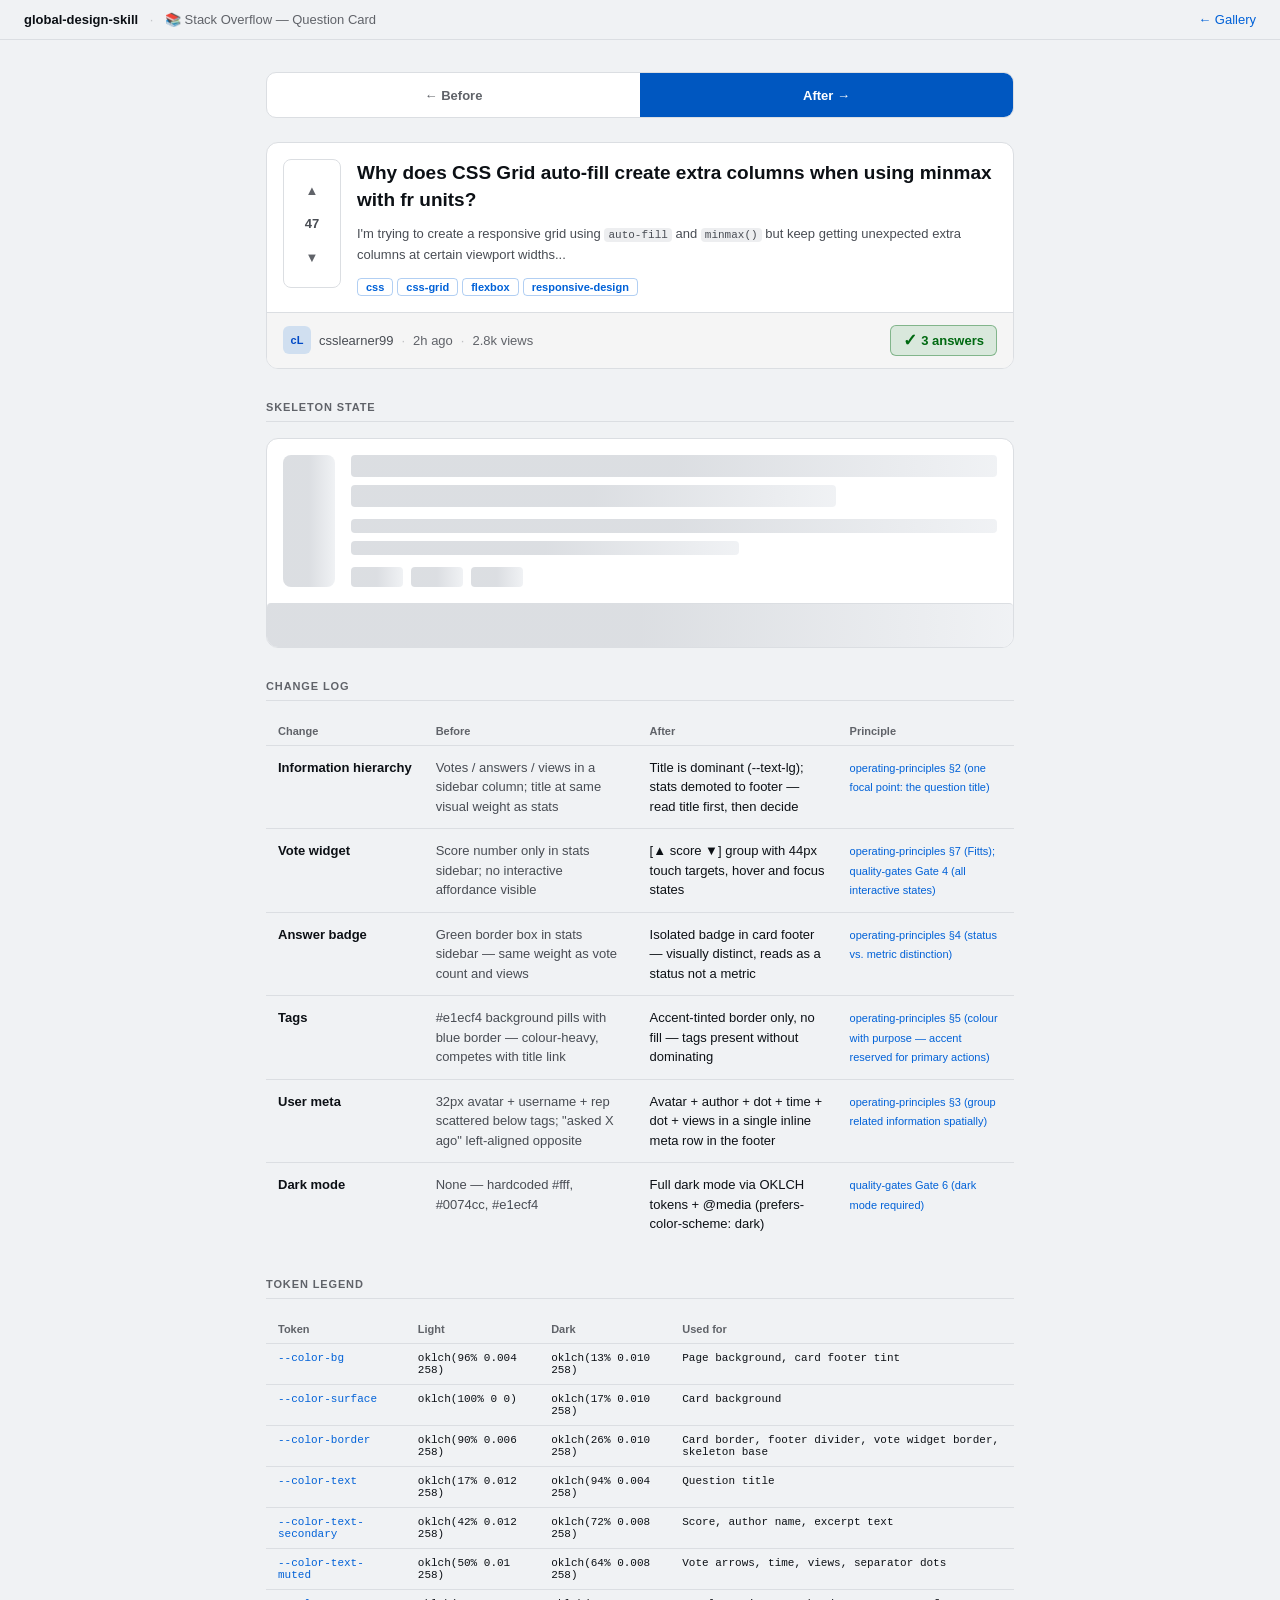
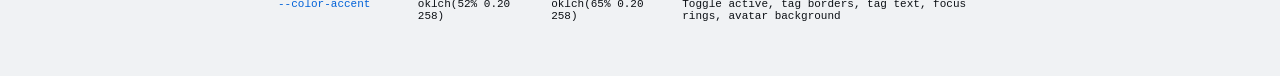
<file: demo/stack-overflow.html>
<!DOCTYPE html>
<html lang="en">
<head>
  <meta charset="UTF-8">
  <meta name="viewport" content="width=device-width, initial-scale=1.0">
  <title>Stack Overflow Question Card — global-design-skill Demo</title>
  <style>
    /* ── Tokens ── */
    :root {
      --color-bg:             oklch(96% 0.004 258);
      --color-surface:        oklch(100% 0 0);
      --color-border:         oklch(90% 0.006 258);
      --color-text:           oklch(17% 0.012 258);
      --color-text-secondary: oklch(42% 0.012 258);
      --color-text-muted:     oklch(50% 0.01 258);
      --color-accent:         oklch(52% 0.20 258);
      --color-accent-hover:   oklch(45% 0.21 258);
      --color-accent-solid:   oklch(48% 0.18 258);
      --color-success:    oklch(45% 0.15 145);
      --color-success-bg: oklch(56% 0.17 145 / 0.12);
      --space-1: 4px;  --space-2: 8px;  --space-3: 12px; --space-4: 16px;
      --space-5: 20px; --space-6: 24px; --space-8: 32px; --space-10: 40px;
      --text-xs: 11px; --text-sm: 13px; --text-base: 15px;
      --text-md: 17px; --text-lg: 19px;
      --ease-out: cubic-bezier(0.16, 1, 0.3, 1);
      --t-fast: 140ms; --t-base: 210ms;
    }
    @media (prefers-color-scheme: dark) {
      :root {
        --color-bg:             oklch(13% 0.010 258);
        --color-surface:        oklch(17% 0.010 258);
        --color-border:         oklch(26% 0.010 258);
        --color-text:           oklch(94% 0.004 258);
        --color-text-secondary: oklch(72% 0.008 258);
        --color-text-muted:     oklch(64% 0.008 258);
        --color-accent:         oklch(65% 0.20 258);
        --color-accent-hover:   oklch(72% 0.20 258);
        --color-accent-solid:   oklch(52% 0.20 258);
        --color-success:    oklch(70% 0.12 145);
        --color-success-bg: oklch(56% 0.17 145 / 0.15);
      }
    }

    /* ── Reset ── */
    *, *::before, *::after { box-sizing: border-box; margin: 0; padding: 0; }
    body {
      font-family: -apple-system, BlinkMacSystemFont, 'Segoe UI', sans-serif;
      font-size: var(--text-base); background: var(--color-bg);
      color: var(--color-text); min-height: 100dvh;
    }
    a { color: inherit; text-decoration: none; }
    button { border: none; background: none; cursor: pointer; font: inherit; }

    /* ── Page chrome ── */
    .page-header {
      padding: var(--space-3) var(--space-6); border-bottom: 1px solid var(--color-border);
      display: flex; align-items: center; justify-content: space-between;
      font-size: var(--text-sm); color: var(--color-text-muted);
    }
    .page-header-site { font-weight: 700; color: var(--color-text); }
    .page-header-back { color: var(--color-accent); }
    .page-header-back:hover { text-decoration: underline; }

    /* ── Toggle bar ── */
    .toggle-bar {
      display: flex; border: 1px solid var(--color-border); border-radius: 10px;
      overflow: hidden; margin-bottom: var(--space-6); background: var(--color-surface);
    }
    .toggle-btn {
      flex: 1; padding: var(--space-3) var(--space-4); font-size: var(--text-sm);
      font-weight: 600; color: var(--color-text-muted); cursor: pointer; min-height: 44px;
      transition: background var(--t-fast) var(--ease-out), color var(--t-fast) var(--ease-out);
    }
    .toggle-btn.active { background: var(--color-accent-solid); color: oklch(100% 0 0); }
    .toggle-btn:focus-visible { outline: 2px solid var(--color-accent); outline-offset: -2px; }

    /* ── Component wrapper ── */
    .component-wrapper { position: relative; margin-bottom: var(--space-8); }
    .component-state {
      transition: opacity 200ms cubic-bezier(0.16,1,0.3,1), transform 200ms cubic-bezier(0.16,1,0.3,1);
    }
    @media (prefers-reduced-motion: reduce) { .component-state { transition: none; } }

    /* ── BEFORE: faithful SO question card ── */
    .so-before {
      font-family: -apple-system, BlinkMacSystemFont, 'Segoe UI', Arial, sans-serif;
      font-size: 13px; background: #fff; border: 1px solid #d6d9dc; color: #3b4045;
    }
    .so-before-item { display: flex; gap: 0; padding: 0; border-bottom: 1px solid #e3e6e8; }
    .so-before-stats {
      display: flex; flex-direction: column; align-items: flex-end; justify-content: flex-start;
      gap: 6px; min-width: 108px; padding: 16px 8px 16px 16px; flex-shrink: 0;
    }
    .so-before-stat { font-size: 11px; color: #6a737c; text-align: right; }
    .so-before-stat-num { display: block; font-size: 17px; font-weight: 400; color: #6a737c; }
    .so-before-stat-num.strong { color: #0c0d0e; font-weight: 700; }
    .so-before-answered-badge {
      border: 1px solid #5eba7d; border-radius: 3px; padding: 4px 7px; text-align: center;
    }
    .so-before-answered-badge .so-before-stat-num { color: #2d6a4f; font-size: 17px; }
    .so-before-content { flex: 1; padding: 16px 16px 16px 0; min-width: 0; }
    .so-before-title { margin-bottom: 6px; }
    .so-before-title a { color: #0074cc; font-size: 17px; line-height: 1.3; }
    .so-before-title a:visited { color: #0074cc; }
    .so-before-excerpt { color: #3b4045; font-size: 13px; line-height: 1.5; margin-bottom: 8px; }
    .so-before-excerpt code { font-family: monospace; background: #eff0f1; padding: 1px 4px; border-radius: 2px; }
    .so-before-tags { display: flex; flex-wrap: wrap; gap: 4px; margin-bottom: 10px; }
    .so-before-tag {
      font-size: 12px; color: #39739d; background: #e1ecf4;
      border: 1px solid #9fc2d0; border-radius: 3px; padding: 2px 6px;
    }
    .so-before-footer { display: flex; align-items: center; justify-content: space-between; }
    .so-before-footer-time { color: #6a737c; font-size: 12px; }
    .so-before-user { display: flex; gap: 6px; align-items: center; }
    .so-before-avatar {
      width: 32px; height: 32px; border-radius: 3px; flex-shrink: 0;
      background: #e1ecf4; display: flex; align-items: center; justify-content: center;
      font-size: 11px; color: #39739d; font-weight: 700;
    }
    .so-before-username { color: #0074cc; font-size: 13px; display: block; }
    .so-before-rep { color: #6a737c; font-size: 12px; }

    /* ── AFTER: redesigned card ── */
    .so-card {
      background: var(--color-surface); border: 1px solid var(--color-border);
      border-radius: 12px; overflow: hidden;
    }
    .so-card-inner { display: flex; gap: var(--space-4); padding: var(--space-4); }
    .so-vote {
      display: flex; flex-direction: column; align-items: center; gap: var(--space-1);
      border: 1px solid var(--color-border); border-radius: 8px;
      padding: var(--space-2) var(--space-3); flex-shrink: 0; align-self: flex-start;
    }
    .so-vote-btn {
      width: 32px; height: 44px; display: flex; align-items: center; justify-content: center;
      border-radius: 6px; color: var(--color-text-muted); font-size: var(--text-sm);
      transition: background var(--t-fast) var(--ease-out), color var(--t-fast) var(--ease-out);
    }
    .so-vote-btn:hover { background: oklch(from var(--color-accent) l c h / 0.1); color: var(--color-accent); }
    .so-vote-btn:focus-visible { outline: 2px solid var(--color-accent); outline-offset: 1px; }
    .so-score { font-size: var(--text-sm); font-weight: 700; color: var(--color-text-secondary); }
    .so-body { flex: 1; min-width: 0; display: flex; flex-direction: column; gap: var(--space-3); }
    .so-title-link {
      font-size: var(--text-lg); font-weight: 600; color: var(--color-text); line-height: 1.35;
    }
    .so-title-link:hover { color: var(--color-accent); }
    .so-excerpt { font-size: var(--text-sm); color: var(--color-text-secondary); line-height: 1.6; }
    .so-excerpt code {
      font-family: 'Menlo', 'Consolas', monospace; font-size: var(--text-xs);
      background: oklch(from var(--color-border) l c h / 0.5); border-radius: 4px; padding: 1px 4px;
    }
    .so-tags { display: flex; flex-wrap: wrap; gap: var(--space-1); }
    .so-tag {
      font-size: var(--text-xs); font-weight: 600; color: var(--color-accent);
      border: 1px solid oklch(from var(--color-accent) l c h / 0.3); border-radius: 4px; padding: 2px var(--space-2);
      transition: background var(--t-fast) var(--ease-out);
    }
    .so-tag:hover { background: oklch(from var(--color-accent) l c h / 0.08); }
    .so-footer {
      display: flex; align-items: center; justify-content: space-between;
      padding: var(--space-3) var(--space-4); border-top: 1px solid var(--color-border);
      background: oklch(from var(--color-surface) calc(l - 0.03) c h);
    }
    .so-meta { display: flex; align-items: center; gap: var(--space-2); font-size: var(--text-sm); }
    .so-avatar {
      width: 28px; height: 28px; border-radius: 6px; flex-shrink: 0;
      background: oklch(from var(--color-accent) l c h / 0.15); display: flex; align-items: center;
      justify-content: center; font-size: var(--text-xs); font-weight: 700; color: var(--color-accent-hover);
    }
    .so-author { color: var(--color-text-secondary); font-weight: 500; }
    .so-meta-dot { opacity: 0.35; color: var(--color-text-muted); }
    .so-time { color: var(--color-text-muted); }
    .so-views { color: var(--color-text-muted); }
    .so-answers-badge {
      display: flex; align-items: center; gap: var(--space-1);
      background: var(--color-success-bg); border: 1px solid oklch(from var(--color-success) l c h / 0.4);
      color: var(--color-success); border-radius: 6px; padding: var(--space-1) var(--space-3);
      font-size: var(--text-sm); font-weight: 600;
    }
    .so-answers-icon { font-size: var(--text-md); }

    /* ── Skeleton ── */
    .skeleton-card {
      background: var(--color-surface); border: 1px solid var(--color-border);
      border-radius: 12px; overflow: hidden;
    }
    .sk-inner { display: flex; gap: var(--space-4); padding: var(--space-4); }
    .skel {
      background: linear-gradient(90deg, var(--color-border) 25%, var(--color-bg) 50%, var(--color-border) 75%);
      background-size: 200% 100%; border-radius: 4px; animation: shimmer 1.5s linear infinite;
    }
    @keyframes shimmer { 0% { background-position: 200% 0; } 100% { background-position: -200% 0; } }
    @media (prefers-reduced-motion: reduce) { .skel { animation: none; background: var(--color-border); } }
    .sk-vote { width: 52px; min-height: 96px; border-radius: 8px; flex-shrink: 0; }
    .sk-body { flex: 1; display: flex; flex-direction: column; gap: var(--space-2); }
    .sk-title-1 { height: 22px; }
    .sk-title-2 { height: 22px; width: 75%; }
    .sk-text { height: 14px; }
    .sk-text-short { height: 14px; width: 60%; }
    .sk-tags { display: flex; gap: var(--space-2); margin-top: var(--space-1); }
    .sk-tag { height: 20px; width: 52px; border-radius: 4px; }
    .sk-footer { height: 44px; border-top: 1px solid var(--color-border); }

    /* ── Section labels, changelog, token legend ── */
    .section-label {
      font-size: var(--text-xs); font-weight: 700; letter-spacing: 0.08em;
      text-transform: uppercase; color: var(--color-text-muted);
      margin-bottom: var(--space-4); margin-top: var(--space-8);
      padding-bottom: var(--space-2); border-bottom: 1px solid var(--color-border);
    }
    .changelog { width: 100%; border-collapse: collapse; font-size: var(--text-sm); margin-bottom: var(--space-8); }
    .changelog th {
      text-align: left; padding: var(--space-2) var(--space-3);
      font-size: var(--text-xs); font-weight: 700; color: var(--color-text-muted);
      border-bottom: 1px solid var(--color-border);
    }
    .changelog td { padding: var(--space-3); border-bottom: 1px solid var(--color-border); vertical-align: top; line-height: 1.5; }
    .changelog tr:last-child td { border-bottom: none; }
    .changelog td:first-child { font-weight: 600; white-space: nowrap; }
    .changelog .before { color: var(--color-text-secondary); }
    .changelog .after  { color: var(--color-text); }
    .principle { font-size: var(--text-xs); color: var(--color-accent); }
    .token-legend { width: 100%; border-collapse: collapse; font-size: var(--text-sm); }
    .token-legend th {
      text-align: left; padding: var(--space-2) var(--space-3);
      font-size: var(--text-xs); font-weight: 700; color: var(--color-text-muted);
      border-bottom: 1px solid var(--color-border);
    }
    .token-legend td {
      padding: var(--space-2) var(--space-3); border-bottom: 1px solid var(--color-border);
      vertical-align: top; font-family: 'Menlo','Consolas',monospace; font-size: var(--text-xs);
    }
    .token-legend tr:last-child td { border-bottom: none; }
    .token-name { color: var(--color-accent); }
    .content { max-width: 780px; margin: 0 auto; padding: var(--space-8) var(--space-4); }
      /* meta reference tables: contain on mobile, don't overflow the page */
    .changelog, .token-legend { display: block; overflow-x: auto; }
  </style>
</head>
<body>

<header class="page-header">
  <div>
    <span class="page-header-site">global-design-skill</span>
    <span style="margin:0 8px;opacity:0.3">·</span>
    <span>📚 Stack Overflow — Question Card</span>
  </div>
  <a href="index.html" class="page-header-back">← Gallery</a>
</header>

<main class="content">

  <div class="toggle-bar" role="group" aria-label="Before/After state toggle">
    <button class="toggle-btn" id="btn-before" aria-pressed="false" aria-label="Show original Stack Overflow design">← Before</button>
    <button class="toggle-btn active" id="btn-after" aria-pressed="true" aria-label="Show redesigned version">After →</button>
  </div>

  <div class="component-wrapper" id="component-wrapper">
    <div aria-live="polite" aria-atomic="true">

      <!-- AFTER (default) -->
      <div id="state-after" class="component-state">
        <article class="so-card">
          <div class="so-card-inner">
            <div class="so-vote">
              <button class="so-vote-btn" aria-label="Upvote question">▲</button>
              <span class="so-score">47</span>
              <button class="so-vote-btn" aria-label="Downvote question">▼</button>
            </div>
            <div class="so-body">
              <h2><a href="#" class="so-title-link">Why does CSS Grid auto-fill create extra columns when using minmax with fr units?</a></h2>
              <p class="so-excerpt">I'm trying to create a responsive grid using <code>auto-fill</code> and <code>minmax()</code> but keep getting unexpected extra columns at certain viewport widths...</p>
              <div class="so-tags">
                <a href="#" class="so-tag">css</a>
                <a href="#" class="so-tag">css-grid</a>
                <a href="#" class="so-tag">flexbox</a>
                <a href="#" class="so-tag">responsive-design</a>
              </div>
            </div>
          </div>
          <div class="so-footer">
            <div class="so-meta">
              <div class="so-avatar" aria-hidden="true">cL</div>
              <span class="so-author">csslearner99</span>
              <span class="so-meta-dot">·</span>
              <span class="so-time">2h ago</span>
              <span class="so-meta-dot">·</span>
              <span class="so-views">2.8k views</span>
            </div>
            <div class="so-answers-badge" aria-label="3 answers">
              <span class="so-answers-icon">✓</span>
              <span>3 answers</span>
            </div>
          </div>
        </article>
      </div>

      <!-- BEFORE -->
      <div id="state-before" class="component-state" hidden>
        <div class="so-before">
          <div class="so-before-item">
            <div class="so-before-stats">
              <div class="so-before-stat">
                <span class="so-before-stat-num strong">47</span>
                <span>votes</span>
              </div>
              <div class="so-before-stat so-before-answered-badge">
                <span class="so-before-stat-num">3</span>
                <span>answers</span>
              </div>
              <div class="so-before-stat">
                <span class="so-before-stat-num">2,841</span>
                <span>views</span>
              </div>
            </div>
            <div class="so-before-content">
              <h3 class="so-before-title"><a href="#">Why does CSS Grid auto-fill create extra columns when using minmax with fr units?</a></h3>
              <p class="so-before-excerpt">I'm trying to create a responsive grid using <code>auto-fill</code> and <code>minmax()</code> but keep getting unexpected extra columns at certain viewport widths...</p>
              <div class="so-before-tags">
                <a href="#" class="so-before-tag">css</a>
                <a href="#" class="so-before-tag">css-grid</a>
                <a href="#" class="so-before-tag">flexbox</a>
                <a href="#" class="so-before-tag">responsive-design</a>
              </div>
              <div class="so-before-footer">
                <span class="so-before-footer-time">asked 2 hours ago</span>
                <div class="so-before-user">
                  <div class="so-before-avatar" aria-hidden="true">cL</div>
                  <div>
                    <a href="#" class="so-before-username">csslearner99</a>
                    <span class="so-before-rep">234</span>
                  </div>
                </div>
              </div>
            </div>
          </div>
        </div>
      </div>

    </div>
  </div>

  <div class="section-label">Skeleton State</div>
  <div class="skeleton-card" aria-busy="true" aria-label="Loading Stack Overflow question card">
    <div class="sk-inner">
      <div class="skel sk-vote"></div>
      <div class="sk-body">
        <div class="skel sk-title-1"></div>
        <div class="skel sk-title-2"></div>
        <div class="skel sk-text" style="margin-top:4px"></div>
        <div class="skel sk-text-short"></div>
        <div class="sk-tags">
          <div class="skel sk-tag"></div>
          <div class="skel sk-tag"></div>
          <div class="skel sk-tag"></div>
        </div>
      </div>
    </div>
    <div class="skel sk-footer"></div>
  </div>

  <div class="section-label">Change Log</div>
  <table class="changelog">
    <thead><tr><th>Change</th><th>Before</th><th>After</th><th>Principle</th></tr></thead>
    <tbody>
      <tr>
        <td>Information hierarchy</td>
        <td class="before">Votes / answers / views in a sidebar column; title at same visual weight as stats</td>
        <td class="after">Title is dominant (--text-lg); stats demoted to footer — read title first, then decide</td>
        <td><span class="principle">operating-principles §2 (one focal point: the question title)</span></td>
      </tr>
      <tr>
        <td>Vote widget</td>
        <td class="before">Score number only in stats sidebar; no interactive affordance visible</td>
        <td class="after">[▲ score ▼] group with 44px touch targets, hover and focus states</td>
        <td><span class="principle">operating-principles §7 (Fitts); quality-gates Gate 4 (all interactive states)</span></td>
      </tr>
      <tr>
        <td>Answer badge</td>
        <td class="before">Green border box in stats sidebar — same weight as vote count and views</td>
        <td class="after">Isolated badge in card footer — visually distinct, reads as a status not a metric</td>
        <td><span class="principle">operating-principles §4 (status vs. metric distinction)</span></td>
      </tr>
      <tr>
        <td>Tags</td>
        <td class="before">#e1ecf4 background pills with blue border — colour-heavy, competes with title link</td>
        <td class="after">Accent-tinted border only, no fill — tags present without dominating</td>
        <td><span class="principle">operating-principles §5 (colour with purpose — accent reserved for primary actions)</span></td>
      </tr>
      <tr>
        <td>User meta</td>
        <td class="before">32px avatar + username + rep scattered below tags; "asked X ago" left-aligned opposite</td>
        <td class="after">Avatar + author + dot + time + dot + views in a single inline meta row in the footer</td>
        <td><span class="principle">operating-principles §3 (group related information spatially)</span></td>
      </tr>
      <tr>
        <td>Dark mode</td>
        <td class="before">None — hardcoded #fff, #0074cc, #e1ecf4</td>
        <td class="after">Full dark mode via OKLCH tokens + @media (prefers-color-scheme: dark)</td>
        <td><span class="principle">quality-gates Gate 6 (dark mode required)</span></td>
      </tr>
    </tbody>
  </table>

  <div class="section-label">Token Legend</div>
  <table class="token-legend">
    <thead><tr><th>Token</th><th>Light</th><th>Dark</th><th>Used for</th></tr></thead>
    <tbody>
      <tr><td class="token-name">--color-bg</td><td>oklch(96% 0.004 258)</td><td>oklch(13% 0.010 258)</td><td>Page background, card footer tint</td></tr>
      <tr><td class="token-name">--color-surface</td><td>oklch(100% 0 0)</td><td>oklch(17% 0.010 258)</td><td>Card background</td></tr>
      <tr><td class="token-name">--color-border</td><td>oklch(90% 0.006 258)</td><td>oklch(26% 0.010 258)</td><td>Card border, footer divider, vote widget border, skeleton base</td></tr>
      <tr><td class="token-name">--color-text</td><td>oklch(17% 0.012 258)</td><td>oklch(94% 0.004 258)</td><td>Question title</td></tr>
      <tr><td class="token-name">--color-text-secondary</td><td>oklch(42% 0.012 258)</td><td>oklch(72% 0.008 258)</td><td>Score, author name, excerpt text</td></tr>
      <tr><td class="token-name">--color-text-muted</td><td>oklch(50% 0.01 258)</td><td>oklch(64% 0.008 258)</td><td>Vote arrows, time, views, separator dots</td></tr>
      <tr><td class="token-name">--color-accent</td><td>oklch(52% 0.20 258)</td><td>oklch(65% 0.20 258)</td><td>Toggle active, tag borders, tag text, focus rings, avatar background</td></tr>
    </tbody>
  </table>

</main>

<script>
  const wrapper   = document.getElementById('component-wrapper');
  const afterEl   = document.getElementById('state-after');
  const beforeEl  = document.getElementById('state-before');
  const btnBefore = document.getElementById('btn-before');
  const btnAfter  = document.getElementById('btn-after');
  const reduced   = window.matchMedia('(prefers-reduced-motion: reduce)').matches;
  let current = 'after';

  function measureHeights() {
    afterEl.hidden = false; beforeEl.hidden = false;
    afterEl.style.visibility = 'hidden'; beforeEl.style.visibility = 'hidden';
    const afterH  = afterEl.getBoundingClientRect().height;
    const beforeH = beforeEl.getBoundingClientRect().height;
    afterEl.style.visibility = ''; beforeEl.style.visibility = '';
    wrapper.style.minHeight = Math.max(afterH, beforeH) + 'px';
    beforeEl.hidden = true;
  }

  function switchTo(target) {
    if (target === current) return;
    current = target;
    const showEl = target === 'after' ? afterEl : beforeEl;
    const hideEl = target === 'after' ? beforeEl : afterEl;
    btnBefore.classList.toggle('active', target === 'before');
    btnAfter.classList.toggle('active',  target === 'after');
    btnBefore.setAttribute('aria-pressed', target === 'before');
    btnAfter.setAttribute('aria-pressed',  target === 'after');
    if (reduced) { hideEl.hidden = true; showEl.hidden = false; return; }
    hideEl.style.opacity = '0'; hideEl.style.transform = 'translateY(4px)';
    setTimeout(() => { hideEl.hidden = true; hideEl.style.opacity = ''; hideEl.style.transform = ''; }, 200);
    showEl.hidden = false; showEl.style.opacity = '0'; showEl.style.transform = 'translateY(4px)';
    requestAnimationFrame(() => requestAnimationFrame(() => {
      showEl.style.transition = 'opacity 200ms cubic-bezier(0.16,1,0.3,1), transform 200ms cubic-bezier(0.16,1,0.3,1)';
      showEl.style.opacity = '1'; showEl.style.transform = 'translateY(0)';
      setTimeout(() => { showEl.style.transition = ''; }, 220);
    }));
  }

  window.addEventListener('DOMContentLoaded', () => {
    measureHeights();
    let _rzT; window.addEventListener('resize', () => { clearTimeout(_rzT); _rzT = setTimeout(measureHeights, 150); });
    btnBefore.addEventListener('click', () => switchTo('before'));
    btnAfter.addEventListener('click',  () => switchTo('after'));
    [btnBefore, btnAfter].forEach(btn =>
      btn.addEventListener('keydown', e => {
        if (e.key === ' ' || e.key === 'Enter') { e.preventDefault(); btn.click(); }
      })
    );
  });
</script>
</body>
</html>
</file>
